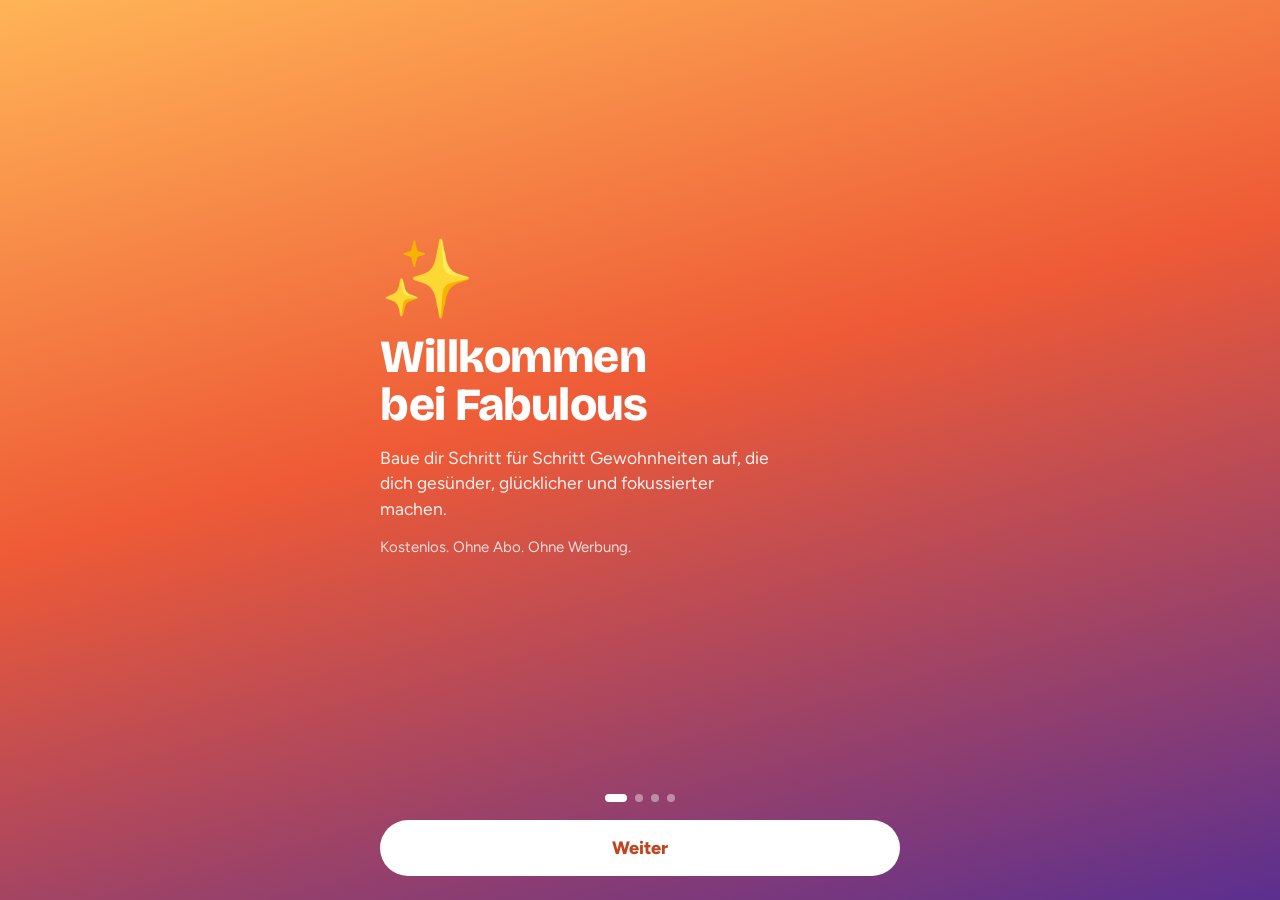
<file: docs/index.html>
<!doctype html>
<html lang="de">
<head>
<meta charset="utf-8">
<meta name="viewport" content="width=device-width,initial-scale=1,viewport-fit=cover">
<meta name="theme-color" content="#EE5A36">
<meta name="apple-mobile-web-app-capable" content="yes">
<meta name="mobile-web-app-capable" content="yes">
<meta name="apple-mobile-web-app-status-bar-style" content="black-translucent">
<meta name="apple-mobile-web-app-title" content="Fabulous">
<link rel="manifest" href="manifest.webmanifest">
<link rel="icon" type="image/png" sizes="192x192" href="icons/icon-192.png">
<link rel="apple-touch-icon" href="icons/apple-touch-icon.png">
<style>:root{padding-top:env(safe-area-inset-top,0px);padding-bottom:env(safe-area-inset-bottom,0px)}body{margin:0}[hidden]{display:none!important}</style>
</head>
<body>
<title>Fabulous</title>
<meta name="claude:viewport-fit-sides" content="cover">
<link rel="preconnect" href="https://fonts.googleapis.com">
<link rel="preconnect" href="https://fonts.gstatic.com" crossorigin>
<link rel="stylesheet" href="https://fonts.googleapis.com/css2?family=Bricolage+Grotesque:opsz,wght@12..96,600..800&family=Figtree:wght@400..800&display=swap">
<style>
/* Layout: mobile-first single column (max 680px), time-of-day gradient cards for rituals, fixed tab bar */
:root {
  --bg: #F1F2F7;
  --surface: #FFFFFF;
  --surface-2: #E7E9F1;
  --fg: #161A2C;
  --muted: #5B6079;
  --line: #DADDE8;
  --accent: #EE5A36;
  --accent-soft: #FDE6DE;
  --on-accent: #FFFFFF;
  --good: #16935F;
  --danger: #CF3B3B;
  --streak: #E2721B;
  --shadow: 0 1px 2px rgba(22, 26, 44, .05), 0 6px 20px rgba(22, 26, 44, .06);
  --font-display: "Bricolage Grotesque", ui-rounded, system-ui, -apple-system, "Segoe UI", sans-serif;
  --font-body: "Figtree", system-ui, -apple-system, "Segoe UI", Roboto, sans-serif;
  --r-lg: 22px;
  --r-md: 16px;
  --r-sm: 11px;
  --tabbar-h: 64px;
}
@media (prefers-color-scheme: dark) {
  :root:not([data-theme="light"]) {
    --bg: #0D0F1C; --surface: #171A2C; --surface-2: #222640; --fg: #EEF0F8; --muted: #A2A7C2;
    --line: #2B3050; --accent: #FF7552; --accent-soft: #3A2220; --on-accent: #1A0F0C; --good: #3CCB8C;
    --danger: #FF6B6B; --streak: #FFA040; --shadow: 0 1px 2px rgba(0,0,0,.3);
    color-scheme: dark;
  }
}
:root[data-theme="dark"] {
  --bg: #0D0F1C; --surface: #171A2C; --surface-2: #222640; --fg: #EEF0F8; --muted: #A2A7C2;
  --line: #2B3050; --accent: #FF7552; --accent-soft: #3A2220; --on-accent: #1A0F0C; --good: #3CCB8C;
  --danger: #FF6B6B; --streak: #FFA040; --shadow: 0 1px 2px rgba(0,0,0,.3);
  color-scheme: dark;
}

* { box-sizing: border-box; }
html { -webkit-text-size-adjust: 100%; }
body {
  background: var(--bg);
  color: var(--fg);
  font-family: var(--font-body);
  font-size: 16px;
  line-height: 1.45;
  -webkit-font-smoothing: antialiased;
  -webkit-tap-highlight-color: transparent;
  overscroll-behavior-y: none;
}
body.locked { overflow: hidden; }
/* App-Bedienung: kein versehentliches Markieren von Text beim Tippen */
body { -webkit-user-select: none; user-select: none; -webkit-touch-callout: none; }
input, textarea, .letter, .entry .note { -webkit-user-select: text; user-select: text; -webkit-touch-callout: default; }
button, a, label, select, [data-act] { touch-action: manipulation; }
button, input, select, textarea { font: inherit; color: inherit; }
button { cursor: pointer; background: none; border: 0; padding: 0; }
:focus-visible { outline: 3px solid var(--accent); outline-offset: 2px; border-radius: 8px; }
h1, h2, h3 { font-family: var(--font-display); margin: 0; text-wrap: balance; letter-spacing: -0.01em; }
p { margin: 0; }
.num { font-variant-numeric: tabular-nums; }
.muted { color: var(--muted); }
.sr-only { position: absolute; width: 1px; height: 1px; overflow: hidden; clip: rect(0 0 0 0); white-space: nowrap; }

/* ---------- Shell ---------- */
.view {
  max-width: 680px;
  margin: 0 auto;
  padding-left: max(16px, env(safe-area-inset-left, 0px));
  padding-right: max(16px, env(safe-area-inset-right, 0px));
  padding-block: 12px calc(var(--tabbar-h) + env(safe-area-inset-bottom, 0px) + 28px);
  display: flex;
  flex-direction: column;
  gap: 16px;
}
.tabbar {
  position: fixed; left: 0; right: 0; bottom: 0; z-index: 20;
  display: flex; justify-content: center;
  background: color-mix(in srgb, var(--surface) 88%, transparent);
  backdrop-filter: saturate(1.4) blur(18px);
  -webkit-backdrop-filter: saturate(1.4) blur(18px);
  border-top: 1px solid var(--line);
  padding-bottom: env(safe-area-inset-bottom, 0px);
  padding-left: env(safe-area-inset-left, 0px);
  padding-right: env(safe-area-inset-right, 0px);
}
.tabbar-inner { display: grid; grid-template-columns: repeat(4, 1fr); width: 100%; max-width: 680px; }
.tab {
  height: var(--tabbar-h);
  display: flex; flex-direction: column; align-items: center; justify-content: center; gap: 3px;
  color: var(--muted); font-size: 11.5px; font-weight: 600; letter-spacing: .01em;
}
.tab svg { width: 24px; height: 24px; }
.tab[aria-current="page"] { color: var(--accent); }

/* ---------- Headings ---------- */
.page-head { display: flex; align-items: flex-end; justify-content: space-between; gap: 12px; padding-top: 8px; }
.page-head h1 { font-size: clamp(28px, 7vw, 34px); line-height: 1.08; font-weight: 700; }
.eyebrow { font-size: 12.5px; font-weight: 700; text-transform: uppercase; letter-spacing: .08em; color: var(--muted); }
.section-title { font-size: 20px; font-weight: 700; margin-top: 8px; }
.back-row { display: flex; align-items: center; justify-content: space-between; gap: 8px; min-height: 44px; }
.back {
  display: inline-flex; align-items: center; gap: 4px; font-weight: 600; color: var(--accent);
  min-height: 44px; padding-right: 8px;
}

/* ---------- Generic controls ---------- */
.icon-btn {
  width: 44px; height: 44px; border-radius: 50%;
  display: inline-grid; place-items: center;
  background: var(--surface); color: var(--fg); box-shadow: var(--shadow);
  flex: none;
}
.icon-btn svg { width: 22px; height: 22px; }
.btn {
  display: inline-flex; align-items: center; justify-content: center; gap: 8px;
  min-height: 48px; padding: 0 20px; border-radius: 999px;
  font-weight: 700; font-size: 16px;
  background: var(--surface-2); color: var(--fg);
}
.btn.primary { background: var(--accent); color: var(--on-accent); }
.btn.ghost { background: transparent; color: var(--accent); }
.btn.danger { background: transparent; color: var(--danger); }
.btn.block { width: 100%; }
.btn.small { min-height: 38px; padding: 0 14px; font-size: 14px; }
.btn:disabled { opacity: .45; cursor: default; }
.btn-row { display: flex; gap: 10px; flex-wrap: wrap; }
.btn-row > .btn { flex: 1 1 140px; }

.card {
  background: var(--surface); border-radius: var(--r-lg); padding: 16px;
  box-shadow: var(--shadow);
  display: flex; flex-direction: column; gap: 12px;
  min-width: 0;
}
.card h3 { font-size: 17px; font-weight: 700; }
.chip {
  display: inline-flex; align-items: center; gap: 4px;
  font-size: 12.5px; font-weight: 700; padding: 3px 9px; border-radius: 999px;
  background: var(--surface-2); color: var(--muted); white-space: nowrap;
}
.chip.streak { color: var(--streak); background: color-mix(in srgb, var(--streak) 14%, transparent); }
.chip.now { color: #fff; background: rgba(255,255,255,.25); }

/* ---------- Week strip ---------- */
.week { display: grid; grid-template-columns: 28px repeat(7, 1fr) 28px; align-items: center; gap: 2px; }
.week .arrow { height: 44px; color: var(--muted); display: grid; place-items: center; }
.week .arrow:disabled { opacity: .25; }
.day {
  display: flex; flex-direction: column; align-items: center; gap: 4px;
  padding: 6px 0; border-radius: 14px; min-width: 0;
}
.day .wd { font-size: 11px; font-weight: 700; color: var(--muted); text-transform: uppercase; }
.day .ring-wrap { position: relative; width: 36px; height: 36px; }
.day .ring-wrap span { position: absolute; inset: 0; display: grid; place-items: center; font-size: 14px; font-weight: 600; }
.day[aria-pressed="true"] { background: var(--accent-soft); }
.day[aria-pressed="true"] .ring-wrap span { font-weight: 800; color: var(--accent); }
.day:disabled { opacity: .35; }

/* ---------- Summary ---------- */
.card.summary, .card.goal-card, .card.profile, .card.journey-tile { flex-direction: row; }
.summary { display: flex; align-items: center; gap: 16px; }
.summary .ring-wrap { position: relative; width: 78px; height: 78px; flex: none; }
.summary .ring-wrap span { position: absolute; inset: 0; display: grid; place-items: center; font-weight: 800; font-size: 18px; }
.summary h2 { font-size: 19px; }
.summary p { color: var(--muted); font-size: 14.5px; margin-top: 2px; }

/* ---------- Ritual cards ---------- */
.ritual {
  --a: #FFB457; --b: #EE5A36;
  color: #fff;
  background: linear-gradient(150deg, var(--a), var(--b));
  border-radius: 26px; padding: 16px;
  display: flex; flex-direction: column; gap: 12px;
  box-shadow: 0 10px 28px -14px var(--b);
}
.ritual-head { display: flex; align-items: center; gap: 12px; text-align: left; width: 100%; }
.ritual-emoji {
  width: 48px; height: 48px; border-radius: 50%; flex: none;
  display: grid; place-items: center; font-size: 24px; background: rgba(255,255,255,.22);
}
.ritual-head h2 { font-size: 21px; line-height: 1.15; }
.ritual-head small { display: block; font-size: 13px; opacity: .88; font-weight: 500; }
.ritual-head .grow { flex: 1; min-width: 0; }
.ritual-ring { position: relative; width: 44px; height: 44px; flex: none; }
.ritual-ring span { position: absolute; inset: 0; display: grid; place-items: center; font-size: 12px; font-weight: 800; }
.habits { list-style: none; margin: 0; padding: 0; display: flex; flex-direction: column; gap: 6px; }
.habit {
  display: flex; align-items: center; gap: 10px;
  background: rgba(255,255,255,.14); border-radius: 15px; padding: 6px 6px 6px 8px;
  transition: background .2s;
}
.habit.done { background: rgba(255,255,255,.26); }
.habit-main { display: flex; align-items: center; gap: 10px; flex: 1; min-width: 0; text-align: left; min-height: 40px; }
.habit-emoji { width: 34px; height: 34px; border-radius: 50%; background: rgba(255,255,255,.2); display: grid; place-items: center; flex: none; }
.habit-title { font-weight: 650; font-size: 15px; display: block; overflow: hidden; text-overflow: ellipsis; white-space: nowrap; }
.habit.done .habit-title { text-decoration: line-through; text-decoration-color: rgba(255,255,255,.7); }
.habit-sub { font-size: 12px; opacity: .85; display: block; }
.tick {
  width: 40px; height: 40px; border-radius: 50%; flex: none;
  border: 2.5px solid rgba(255,255,255,.85);
  display: grid; place-items: center;
  transition: transform .15s, background .2s;
}
.tick svg { width: 20px; height: 20px; opacity: 0; transition: opacity .15s; }
.tick[aria-pressed="true"] { background: #fff; color: var(--b); }
.tick[aria-pressed="true"] svg { opacity: 1; }
.tick:active { transform: scale(.9); }
.play {
  display: flex; align-items: center; justify-content: center; gap: 8px;
  min-height: 50px; border-radius: 999px; background: #fff; color: var(--b);
  font-weight: 800; font-size: 16px;
}
.play svg { width: 18px; height: 18px; }
.ritual .add-first { display: flex; align-items: center; gap: 8px; font-weight: 700; min-height: 44px; }

/* ---------- Goal cards ---------- */
.goal-card { display: flex; align-items: center; gap: 12px; padding: 12px 12px 12px 14px; }
.goal-card.complete { box-shadow: inset 0 0 0 2px var(--gc), var(--shadow); }
.goal-main { display: flex; align-items: center; gap: 12px; flex: 1; min-width: 0; text-align: left; }
.badge {
  width: 46px; height: 46px; border-radius: 50%; flex: none; display: grid; place-items: center; font-size: 23px;
  background: color-mix(in srgb, var(--gc) 18%, transparent);
}
.goal-title { font-weight: 700; font-size: 16px; display: block; }
.goal-sub { font-size: 13.5px; color: var(--muted); display: block; }
.goal-meta { display: flex; gap: 6px; margin-top: 4px; flex-wrap: wrap; }
.goal-actions { display: flex; align-items: center; gap: 6px; flex: none; }
.ring-btn { position: relative; width: 50px; height: 50px; border-radius: 50%; flex: none; }
.ring-btn .fill { position: absolute; inset: 4px; border-radius: 50%; background: var(--gc); transform: scale(0); transition: transform .25s cubic-bezier(.3,1.4,.6,1); }
.ring-btn.filled .fill { transform: scale(1); }
.ring-btn svg.ring { position: absolute; inset: 0; }
.ring-btn .glyph { position: absolute; inset: 0; display: grid; place-items: center; color: var(--gc); }
.ring-btn.filled .glyph { color: #fff; }
.ring-btn .glyph svg { width: 22px; height: 22px; }
.mini-btn { width: 36px; height: 36px; border-radius: 50%; background: var(--surface-2); display: grid; place-items: center; color: var(--muted); }
.mini-btn svg { width: 18px; height: 18px; }

/* ---------- Journey banner ---------- */
.journey-banner {
  --a: #FFB457; --b: #EE5A36;
  display: flex; flex-direction: column; gap: 10px; text-align: left; width: 100%;
  border-radius: var(--r-lg); padding: 14px 16px; color: #fff;
  background: linear-gradient(110deg, var(--b), var(--a));
}
.journey-banner .row { display: flex; align-items: center; gap: 12px; }
.journey-banner .row > div { flex: 1; min-width: 0; }
.journey-banner .emo { font-size: 30px; }
.journey-banner small { display: block; font-size: 12px; font-weight: 700; opacity: .9; text-transform: uppercase; letter-spacing: .06em; }
.journey-banner strong { display: block; font-size: 16px; line-height: 1.25; }
.bar { height: 6px; border-radius: 99px; background: rgba(255,255,255,.3); overflow: hidden; }
.bar > i { display: block; height: 100%; background: #fff; border-radius: inherit; }
.bar.dark { background: var(--surface-2); }
.bar.dark > i { background: var(--gc, var(--accent)); }

/* ---------- Lists ---------- */
.list { display: flex; flex-direction: column; background: var(--surface); border-radius: var(--r-lg); box-shadow: var(--shadow); overflow: hidden; }
.list-item {
  display: flex; align-items: center; gap: 12px; padding: 12px 14px; min-height: 56px; text-align: left; width: 100%;
  border-bottom: 1px solid var(--line);
}
.list-item:last-child { border-bottom: 0; }
.list-item .grow { flex: 1; min-width: 0; }
.list-item .title { font-weight: 650; display: block; }
.list-item .sub { font-size: 13px; color: var(--muted); display: block; }
.chev { color: var(--muted); width: 18px; height: 18px; flex: none; }
.list-label { font-size: 13px; font-weight: 700; color: var(--muted); text-transform: uppercase; letter-spacing: .06em; padding: 0 4px; margin-top: 6px; }

/* ---------- Tiles ---------- */
.tiles { display: grid; grid-template-columns: repeat(2, minmax(0, 1fr)); gap: 12px; }
.tile { background: var(--surface); border-radius: var(--r-md); padding: 14px; box-shadow: var(--shadow); display: flex; flex-direction: column; gap: 2px; min-width: 0; }
.tile .ico { font-size: 18px; }
.tile .val { font-family: var(--font-display); font-size: 26px; font-weight: 700; line-height: 1.15; font-variant-numeric: tabular-nums; }
.tile .lbl { font-size: 13px; color: var(--muted); }

/* ---------- Charts ---------- */
.chart { width: 100%; height: auto; display: block; overflow: visible; }
.chart text { fill: var(--muted); font-size: 10px; font-family: var(--font-body); }
.chart .grid { stroke: var(--line); stroke-width: 1; }
.chart .target { stroke: var(--muted); stroke-dasharray: 4 4; stroke-width: 1.2; }
.heat { display: grid; grid-auto-flow: column; grid-template-rows: repeat(7, 1fr); gap: 3px; }
.heat i { aspect-ratio: 1; border-radius: 3px; background: var(--surface-2); display: block; }
.heat-foot { display: flex; justify-content: space-between; font-size: 12px; color: var(--muted); }

/* ---------- Detail header ---------- */
.detail-hero { display: flex; flex-direction: column; align-items: center; gap: 6px; text-align: center; padding: 6px 0 4px; }
.detail-hero .big-ring { position: relative; width: 120px; height: 120px; }
.detail-hero .big-ring span { position: absolute; inset: 0; display: grid; place-items: center; font-size: 48px; }
.detail-hero h1 { font-size: 27px; }
.detail-hero .prog { font-weight: 700; }
.entry { display: flex; align-items: center; gap: 10px; padding: 10px 0; border-bottom: 1px solid var(--line); }
.entry:last-child { border-bottom: 0; }
.entry .grow { flex: 1; min-width: 0; }
.entry .val { font-weight: 800; color: var(--gc); white-space: nowrap; }
.entry .note { font-size: 13px; color: var(--muted); display: block; }

/* ---------- Ritual detail ---------- */
.ritual-hero { color: #fff; background: linear-gradient(150deg, var(--a), var(--b)); border-radius: 26px; padding: 22px 18px; display: flex; flex-direction: column; align-items: center; text-align: center; gap: 6px; }
.ritual-hero .emo { font-size: 52px; line-height: 1.1; }
.ritual-hero h1 { font-size: 27px; }
.ritual-hero .stats { display: flex; gap: 28px; margin: 6px 0 4px; }
.ritual-hero .stats b { display: block; font-size: 22px; font-family: var(--font-display); }
.ritual-hero .stats small { font-size: 12px; opacity: .9; }
.ritual-hero .play { width: 100%; max-width: 360px; margin-top: 6px; }
.order-btns { display: flex; gap: 4px; }

/* ---------- Journeys ---------- */
.journey-tile { display: flex; align-items: center; gap: 14px; padding: 14px; text-align: left; width: 100%; }
.journey-tile .emo { width: 62px; height: 62px; border-radius: 18px; display: grid; place-items: center; font-size: 30px; flex: none; background: linear-gradient(150deg, var(--a), var(--b)); }
.journey-tile .grow { flex: 1; min-width: 0; }
.journey-tile h3 { font-size: 17px; }
.journey-tile p { font-size: 14px; color: var(--muted); }
.journey-tile .state { font-size: 12.5px; font-weight: 700; margin-top: 3px; color: var(--muted); }
.journey-tile .state.done { color: var(--streak); }
.journey-hero { color: #fff; background: linear-gradient(160deg, var(--a), var(--b)); border-radius: 26px; padding: 26px 20px; text-align: center; display: flex; flex-direction: column; gap: 8px; align-items: center; }
.journey-hero .emo { font-size: 58px; line-height: 1.1; }
.journey-hero h1 { font-size: 28px; }
.journey-hero .bar { width: 100%; max-width: 320px; margin-top: 6px; }
.steps { display: flex; flex-direction: column; gap: 10px; }
.step { display: flex; align-items: center; gap: 12px; padding: 12px 14px; background: var(--surface); border-radius: var(--r-md); box-shadow: var(--shadow); text-align: left; width: 100%; }
.step .dot { width: 32px; height: 32px; border-radius: 50%; flex: none; display: grid; place-items: center; font-size: 13px; font-weight: 800; background: var(--surface-2); color: var(--muted); }
.step.done .dot { background: var(--b); color: #fff; }
.step.locked { opacity: .55; }
.step .grow { flex: 1; min-width: 0; }
.step .t { font-weight: 700; display: block; }
.step .k { font-size: 12.5px; color: var(--muted); display: block; }
.step-current { border: 2px solid var(--b); background: var(--surface); border-radius: var(--r-lg); padding: 18px 16px; display: flex; flex-direction: column; gap: 12px; }
.step-current .k { font-size: 12px; font-weight: 800; text-transform: uppercase; letter-spacing: .08em; color: var(--b); }
.step-current h2 { font-size: 22px; }
.letter { white-space: pre-line; font-size: 16.5px; line-height: 1.6; max-width: 62ch; }
.dots { display: flex; gap: 6px; flex-wrap: wrap; }
.dots i { width: 24px; height: 24px; border-radius: 50%; background: var(--surface-2); display: grid; place-items: center; color: #fff; font-style: normal; font-size: 12px; font-weight: 800; }
.dots i.on { background: var(--b); }

/* ---------- Progress tab ---------- */
.seg { display: grid; grid-auto-flow: column; grid-auto-columns: 1fr; background: var(--surface-2); border-radius: 12px; padding: 3px; }
.seg button { min-height: 38px; border-radius: 9px; font-weight: 700; font-size: 14.5px; color: var(--muted); }
.seg button[aria-pressed="true"] { background: var(--surface); color: var(--fg); box-shadow: var(--shadow); }
.rate-row { display: grid; grid-template-columns: 40px 1fr auto; align-items: center; gap: 12px; padding: 10px 0; border-bottom: 1px solid var(--line); text-align: left; width: 100%; }
.rate-row:last-child { border-bottom: 0; }
.rate-row .badge { width: 40px; height: 40px; font-size: 20px; }
.rate-row .grow { min-width: 0; display: flex; flex-direction: column; gap: 6px; }
.rate-row .name { font-weight: 650; font-size: 15px; overflow: hidden; text-overflow: ellipsis; white-space: nowrap; }
.rate-row .right { text-align: right; font-size: 13px; }
.rate-row .right b { display: block; font-size: 15px; }

/* ---------- Me tab ---------- */
.profile { display: flex; align-items: center; gap: 16px; }
.avatar { width: 66px; height: 66px; border-radius: 50%; display: grid; place-items: center; font-family: var(--font-display); font-weight: 800; font-size: 28px; color: #fff; background: linear-gradient(150deg, #FFB457, #EE5A36); flex: none; }
.profile input { font-family: var(--font-display); font-size: 24px; font-weight: 700; border: 0; background: transparent; width: 100%; padding: 4px 0; border-bottom: 2px solid transparent; }
.profile input:focus { outline: none; border-bottom-color: var(--accent); }
.sync { display: flex; align-items: center; gap: 8px; font-size: 14px; }
.sync i { width: 9px; height: 9px; border-radius: 50%; background: var(--muted); flex: none; }
.sync.ok i { background: var(--good); }
.sync.busy i { background: var(--streak); }
.sync.bad i { background: var(--danger); }
.fine { font-size: 13px; color: var(--muted); line-height: 1.5; padding: 0 4px; }

/* ---------- Sheets ---------- */
.backdrop { position: fixed; inset: 0; background: rgba(8, 10, 22, .45); z-index: 40; animation: fade .2s ease; }
.sheet {
  position: fixed; left: 0; right: 0; bottom: 0; z-index: 41;
  max-height: 92%; display: flex; flex-direction: column;
  background: var(--bg); border-radius: 24px 24px 0 0;
  box-shadow: 0 -10px 40px rgba(0,0,0,.2);
  animation: up .28s cubic-bezier(.2,.9,.3,1);
  max-width: 680px; margin: 0 auto;
}
@media (min-width: 720px) {
  .sheet { bottom: auto; top: 50%; transform: translateY(-50%); border-radius: 24px; max-height: 86%; width: 620px; animation: pop .22s ease; }
}
.sheet-head {
  display: grid; grid-template-columns: 1fr auto 1fr; align-items: center; gap: 8px;
  padding: 10px max(12px, env(safe-area-inset-left, 0px)) 8px max(12px, env(safe-area-inset-right, 0px));
  border-bottom: 1px solid var(--line);
}
.sheet-head h2 { font-size: 17px; text-align: center; }
.sheet-head .l { justify-self: start; }
.sheet-head .r { justify-self: end; }
.sheet-head button { min-height: 44px; padding: 0 8px; font-weight: 600; color: var(--accent); }
.sheet-head .r button { font-weight: 800; }
.sheet-head button:disabled { opacity: .4; }
.sheet-body {
  overflow-y: auto; -webkit-overflow-scrolling: touch;
  padding: 16px max(16px, env(safe-area-inset-right, 0px)) calc(24px + env(safe-area-inset-bottom, 0px)) max(16px, env(safe-area-inset-left, 0px));
  display: flex; flex-direction: column; gap: 18px;
}
.field { display: flex; flex-direction: column; gap: 8px; }
.field > label, .field > .label { font-size: 13px; font-weight: 700; color: var(--muted); text-transform: uppercase; letter-spacing: .06em; }
.input, .select, .textarea {
  width: 100%; min-height: 50px; padding: 12px 14px; border-radius: var(--r-sm);
  background: var(--surface); border: 1.5px solid var(--line); font-size: 17px;
}
.textarea { min-height: 90px; resize: vertical; line-height: 1.45; }
.input:focus, .select:focus, .textarea:focus { outline: none; border-color: var(--accent); }
.input.big { font-family: var(--font-display); font-size: 22px; font-weight: 700; }
.hint { font-size: 13px; color: var(--muted); }
.row2 { display: grid; grid-template-columns: 1fr 1fr; gap: 10px; }
.title-row { display: flex; gap: 10px; align-items: center; }
.title-row .preview { width: 56px; height: 56px; border-radius: 50%; display: grid; place-items: center; font-size: 28px; flex: none; background: color-mix(in srgb, var(--gc) 20%, transparent); }
.scroller { display: flex; gap: 8px; overflow-x: auto; padding: 2px 2px 6px; scrollbar-width: none; }
.scroller::-webkit-scrollbar { display: none; }
.tpl { flex: none; width: 84px; padding: 10px 6px; border-radius: 14px; background: var(--surface); box-shadow: var(--shadow); display: flex; flex-direction: column; align-items: center; gap: 4px; font-size: 12px; font-weight: 600; text-align: center; }
.tpl span:first-child { font-size: 24px; }
.emoji-grid { display: grid; grid-template-columns: repeat(auto-fill, minmax(44px, 1fr)); gap: 6px; }
.emoji-grid button { height: 44px; border-radius: 12px; font-size: 22px; background: var(--surface); }
.emoji-grid button[aria-pressed="true"] { box-shadow: inset 0 0 0 2.5px var(--accent); background: var(--accent-soft); }
.swatches { display: flex; flex-wrap: wrap; gap: 10px; }
.swatch { width: 38px; height: 38px; border-radius: 50%; position: relative; }
.swatch[aria-pressed="true"]::after { content: ""; position: absolute; inset: -5px; border-radius: 50%; border: 2.5px solid var(--fg); }
.swatch.theme { width: 52px; height: 38px; border-radius: 12px; }
.swatch.theme[aria-pressed="true"]::after { border-radius: 16px; }
.stepper { display: flex; align-items: center; gap: 14px; }
.stepper button { width: 44px; height: 44px; border-radius: 50%; background: var(--surface); box-shadow: var(--shadow); font-size: 22px; font-weight: 700; }
.stepper b { font-size: 18px; min-width: 120px; text-align: center; }
.quick { display: flex; flex-wrap: wrap; gap: 8px; }
.quick button { min-height: 40px; padding: 0 16px; border-radius: 999px; background: var(--surface); box-shadow: var(--shadow); font-weight: 700; }
.choice { display: flex; align-items: center; gap: 14px; padding: 14px; border-radius: var(--r-md); background: var(--surface); box-shadow: var(--shadow); text-align: left; width: 100%; }
.choice .emo { font-size: 28px; }
.choice .grow { flex: 1; min-width: 0; }
.choice b { display: block; }
.choice small { color: var(--muted); }
.confirm-text { font-size: 16px; line-height: 1.5; }

/* ---------- Toast ---------- */
.toast {
  position: fixed; left: 50%; z-index: 60;
  bottom: calc(var(--tabbar-h) + env(safe-area-inset-bottom, 0px) + 14px);
  transform: translate(-50%, 20px); opacity: 0; pointer-events: none;
  background: var(--fg); color: var(--bg); padding: 11px 18px; border-radius: 999px;
  font-weight: 650; font-size: 14.5px; max-width: calc(100% - 32px); text-align: center;
  transition: opacity .25s, transform .25s;
}
.toast.show { opacity: 1; transform: translate(-50%, 0); }

/* ---------- Player ---------- */
.player {
  position: fixed; inset: 0; z-index: 50; color: #fff;
  background: linear-gradient(170deg, var(--a), var(--b) 62%, #0B0B1A);
  display: flex; flex-direction: column;
  padding: calc(env(safe-area-inset-top, 0px) + 12px) max(20px, env(safe-area-inset-right, 0px)) calc(env(safe-area-inset-bottom, 0px) + 20px) max(20px, env(safe-area-inset-left, 0px));
  animation: fade .25s ease;
}
.player-inner { max-width: 520px; width: 100%; margin: 0 auto; flex: 1; display: flex; flex-direction: column; gap: 16px; }
.player-top { display: grid; grid-template-columns: 44px 1fr 44px; align-items: center; }
.player-top .t { text-align: center; font-weight: 700; font-size: 15px; }
.player-close { width: 44px; height: 44px; border-radius: 50%; background: rgba(255,255,255,.2); display: grid; place-items: center; }
.player-close svg { width: 20px; height: 20px; }
.progress-caps { display: flex; gap: 4px; }
.progress-caps i { flex: 1; height: 4px; border-radius: 4px; background: rgba(255,255,255,.28); }
.progress-caps i.on { background: #fff; }
.progress-caps i.cur { background: rgba(255,255,255,.7); }
.player-step { flex: 1; display: flex; flex-direction: column; align-items: center; justify-content: center; text-align: center; gap: 12px; animation: slide .35s cubic-bezier(.2,.9,.3,1); }
.player-step .emo { font-size: 84px; line-height: 1.1; }
.player-step h1 { font-size: clamp(28px, 8vw, 38px); line-height: 1.1; }
.player-step p { opacity: .88; font-size: 16.5px; max-width: 34ch; }
.timer { position: relative; width: 190px; height: 190px; margin-top: 8px; }
.timer .center { position: absolute; inset: 0; display: flex; flex-direction: column; align-items: center; justify-content: center; gap: 4px; }
.timer .time { font-family: var(--font-display); font-size: 40px; font-weight: 700; font-variant-numeric: tabular-nums; }
.timer .center svg { width: 20px; height: 20px; }
.player-actions { display: flex; flex-direction: column; gap: 8px; align-items: stretch; }
.player-actions .main { min-height: 56px; border-radius: 999px; background: #fff; color: var(--b); font-weight: 800; font-size: 18px; }
.player-actions .skip { min-height: 44px; font-weight: 600; opacity: .85; }
.celebrate { flex: 1; display: flex; flex-direction: column; align-items: center; justify-content: center; text-align: center; gap: 14px; }
.celebrate .emo { font-size: 104px; animation: boom .7s cubic-bezier(.2,1.6,.4,1); }
.celebrate h1 { font-size: clamp(30px, 8vw, 40px); }
.celebrate .chip { background: rgba(255,255,255,.22); color: #fff; font-size: 16px; padding: 8px 16px; }
.confetti { position: fixed; inset: 0; pointer-events: none; z-index: 55; }

/* ---------- Onboarding & boot ---------- */
.onb {
  min-height: 100%; color: #fff;
  background: linear-gradient(165deg, #FFB457 0%, #EE5A36 45%, #5B2F8F 100%);
  position: fixed; inset: 0; overflow-y: auto;
  padding: calc(env(safe-area-inset-top, 0px) + 24px) max(24px, env(safe-area-inset-right, 0px)) calc(env(safe-area-inset-bottom, 0px) + 24px) max(24px, env(safe-area-inset-left, 0px));
  display: flex; flex-direction: column;
}
.onb-inner { max-width: 520px; width: 100%; margin: 0 auto; flex: 1; display: flex; flex-direction: column; gap: 18px; }
.onb-step { flex: 1; display: flex; flex-direction: column; justify-content: center; gap: 16px; animation: slide .35s cubic-bezier(.2,.9,.3,1); }
.onb h1 { font-size: clamp(34px, 9vw, 46px); line-height: 1.04; font-weight: 800; }
.onb p { font-size: 17.5px; opacity: .92; max-width: 36ch; }
.onb .big { font-size: 76px; line-height: 1; }
.onb input { background: rgba(255,255,255,.18); border: 2px solid rgba(255,255,255,.35); color: #fff; border-radius: 16px; font-size: 22px; padding: 14px 16px; width: 100%; }
.onb input::placeholder { color: rgba(255,255,255,.65); }
.onb input:focus { outline: none; border-color: #fff; }
.onb input[type="time"] { font-family: var(--font-display); font-size: 40px; font-weight: 700; text-align: center; color-scheme: dark; }
.onb .choice { background: rgba(255,255,255,.14); box-shadow: none; color: #fff; }
.onb .choice[aria-pressed="true"] { background: rgba(255,255,255,.32); box-shadow: inset 0 0 0 2px #fff; }
.onb .choice small { color: rgba(255,255,255,.85); }
.onb-dots { display: flex; justify-content: center; gap: 8px; }
.onb-dots i { width: 8px; height: 8px; border-radius: 50%; background: rgba(255,255,255,.4); }
.onb-dots i.on { background: #fff; width: 22px; border-radius: 8px; }
.onb-next { min-height: 56px; border-radius: 999px; background: #fff; color: #C2441F; font-weight: 800; font-size: 18px; }
.onb-back { min-height: 44px; font-weight: 600; opacity: .85; }
.wordmark { font-family: var(--font-display); font-weight: 800; letter-spacing: -0.02em; }
.boot { position: fixed; inset: 0; display: grid; place-items: center; text-align: center; gap: 12px; color: var(--muted); }
.boot .wordmark { font-size: 34px; color: var(--accent); }
.boot .spin { width: 28px; height: 28px; border-radius: 50%; border: 3px solid var(--line); border-top-color: var(--accent); animation: spin 1s linear infinite; margin: 12px auto 0; }

.empty { text-align: center; padding: 28px 16px; display: flex; flex-direction: column; gap: 10px; align-items: center; }
.empty .emo { font-size: 44px; }

@keyframes fade { from { opacity: 0; } }
@keyframes up { from { transform: translateY(100%); } }
@keyframes pop { from { opacity: 0; transform: translateY(-46%); } }
@keyframes slide { from { opacity: 0; transform: translateX(24px); } }
@keyframes boom { from { transform: scale(.2) rotate(-30deg); opacity: 0; } }
@keyframes spin { to { transform: rotate(360deg); } }
@keyframes bump { 50% { transform: scale(1.12); } }
.bump { animation: bump .3s ease; }

@media (min-width: 760px) {
  .page-head h1 { font-size: 38px; }
  .tiles.four { grid-template-columns: repeat(4, minmax(0, 1fr)); }
}
@media (prefers-reduced-motion: reduce) {
  *, *::before, *::after { animation-duration: .001ms !important; animation-iteration-count: 1 !important; transition-duration: .001ms !important; }
}

</style>
<div id="app"></div>
<div id="sheet-root"></div>
<div id="player-root"></div>
<div id="toast" class="toast" role="status" aria-live="polite"></div>
<script>
/* Inhalte: Farben, Vorlagen, Rituale, Reisen, Sprüche */

const COLORS = ['#FF6B6B', '#FF9F43', '#F2B42B', '#1DD1A1', '#10AC84', '#3CC2E0',
  '#2E86DE', '#5F27CD', '#A55EEA', '#FF6B9D', '#64708A', '#00B894'];

const EMOJIS = ['⭐️', '💧', '🧘', '📚', '🏃', '👟', '☀️', '🍎', '🥗', '💪', '🛌', '✍️',
  '🎯', '💰', '🧹', '🎸', '🚭', '🍬', '📵', '🙏', '🧠', '❤️', '🌱', '☕️',
  '🥣', '🤸', '🍵', '⏰', '📝', '🌬️', '🚶', '🦷', '💊', '🧴', '🎨', '🗣️'];

const RITUAL_EMOJIS = ['🌅', '☀️', '🌙', '🌤️', '🏋️', '💼', '🍽️', '📚', '🧘', '🛁', '⭐️', '🌿'];

const THEMES = {
  morning: { name: 'Sonnenaufgang', a: '#FFB457', b: '#EE5A36' },
  afternoon: { name: 'Mittagshimmel', a: '#3CC2C9', b: '#2B70C9' },
  evening: { name: 'Nacht', a: '#5B4FC4', b: '#211B5C' },
  forest: { name: 'Wald', a: '#3DBE8B', b: '#13705A' },
  rose: { name: 'Rose', a: '#FF8FB1', b: '#C93D66' },
  slate: { name: 'Schiefer', a: '#8290AE', b: '#384260' },
};

const SLOTS = {
  morning: { name: 'Morgenritual', emoji: '🌅', theme: 'morning', time: '07:00' },
  afternoon: { name: 'Nachmittagsritual', emoji: '☀️', theme: 'afternoon', time: '13:00' },
  evening: { name: 'Abendritual', emoji: '🌙', theme: 'evening', time: '21:30' },
};

const TEMPLATES = [
  { title: 'Wasser trinken', emoji: '💧', color: '#3CC2E0', kind: 'count', freq: 'daily', target: 8, unit: 'Gläser', step: 1 },
  { title: 'Meditieren', emoji: '🧘', color: '#A55EEA', kind: 'check', freq: 'daily', target: 1, duration: 5 },
  { title: 'Lesen', emoji: '📚', color: '#FF9F43', kind: 'count', freq: 'daily', target: 20, unit: 'Seiten', step: 5 },
  { title: 'Sport', emoji: '🏃', color: '#1DD1A1', kind: 'check', freq: 'weekly', target: 3 },
  { title: 'Schritte', emoji: '👟', color: '#2E86DE', kind: 'count', freq: 'daily', target: 10000, unit: 'Schritte', step: 1000 },
  { title: 'Früh aufstehen', emoji: '⏰', color: '#F2B42B', kind: 'check', freq: 'daily', target: 1 },
  { title: 'Kein Zucker', emoji: '🍬', color: '#FF6B9D', kind: 'check', freq: 'daily', target: 1 },
  { title: 'Tagebuch', emoji: '✍️', color: '#64708A', kind: 'check', freq: 'daily', target: 1, duration: 5 },
  { title: 'Sparen', emoji: '💰', color: '#10AC84', kind: 'count', freq: 'weekly', target: 50, unit: '€', step: 5 },
  { title: 'Zahnseide', emoji: '🦷', color: '#00B894', kind: 'check', freq: 'daily', target: 1, duration: 2 },
];

const QUOTES = [
  'Kleine Schritte führen zu großen Zielen.',
  'Fortschritt schlägt Perfektion.',
  'Du musst nicht perfekt sein. Bleib einfach dran.',
  'Heute ist ein guter Tag, um anzufangen.',
  'Gewohnheiten formen, wer du wirst.',
  'Jeder Haken zählt.',
  'Ein bisschen jeden Tag ist mehr als viel ab und zu.',
  'Was du heute tust, macht morgen leichter.',
];

const hb = (title, emoji, color, minutes, slot, tip) => ({ title, emoji, color, minutes, slot, tip });

const JOURNEYS = [
  {
    id: 'energy', title: 'Energie für jeden Tag', subtitle: 'Starte wacher und fitter in deine Tage',
    emoji: '⚡️', theme: 'morning',
    steps: [
      { id: 'energy-1', title: 'Der erste Schritt', kind: 'task', action: 'Ich bin bereit', text:
`Schön, dass du hier bist.

Große Veränderungen entstehen selten über Nacht. Sie entstehen aus kleinen Dingen, die du jeden Tag wiederholst. So klein, dass du kaum scheitern kannst.

Auf dieser Reise baust du dir Schritt für Schritt ein Morgenritual auf, das dir Energie gibt. Jede Etappe bringt eine neue Gewohnheit. Erst wenn sie sitzt, geht es weiter.

Bereit?` },
      { id: 'energy-2', title: 'Ein Glas Wasser', kind: 'habit', days: 3,
        habit: hb('Ein Glas Wasser trinken', '💧', '#3CC2E0', 1, 'morning', 'Stell dir das Glas schon am Abend neben das Bett.'), text:
`Nach einer Nacht ohne Trinken ist dein Körper leicht dehydriert. Genau das macht viele Menschen morgens müde und unkonzentriert.

Deine erste Gewohnheit ist darum ganz einfach: Trink direkt nach dem Aufstehen ein großes Glas Wasser. Stell es dir am besten schon abends neben das Bett.` },
      { id: 'energy-3', title: 'Warum willst du das?', kind: 'task', action: 'Aufgeschrieben', text:
`Gewohnheiten halten länger, wenn du weißt, wofür du sie machst.

Nimm dir zwei Minuten und schreib auf: Was würdest du mit mehr Energie anfangen? Mehr Zeit mit Freunden? Endlich Sport? Konzentrierter arbeiten?

Trag deine Antwort bei einer deiner Gewohnheiten unter „Tipp / Motivation“ ein. Dann siehst du sie jedes Mal wieder.` },
      { id: 'energy-4', title: 'Ein gutes Frühstück', kind: 'habit', days: 3,
        habit: hb('Gesund frühstücken', '🥣', '#F2B42B', 10, 'morning', 'Bereite am Abend vorher schon etwas vor.'), text:
`Ein ausgewogenes Frühstück mit etwas Eiweiß und Ballaststoffen hält deinen Blutzucker stabil. Und damit auch deine Laune und Konzentration.

Es muss nicht aufwendig sein: Haferflocken mit Obst, ein Joghurt mit Nüssen oder ein Vollkornbrot reichen völlig.` },
      { id: 'energy-5', title: 'Kurz bewegen', kind: 'habit', days: 5,
        habit: hb('5 Minuten Bewegung', '🤸', '#1DD1A1', 5, 'morning', 'Leg deine Lieblingsmusik dazu auf.'), text:
`Schon fünf Minuten Bewegung bringen deinen Kreislauf in Schwung: Hampelmänner, ein paar Kniebeugen, Dehnen oder einmal um den Block.

Wichtig ist nicht, wie viel du machst. Wichtig ist, dass du es jeden Morgen machst.` },
      { id: 'energy-6', title: 'Geschafft!', kind: 'letter', text:
`Schau, wie weit du gekommen bist: Dein Morgenritual besteht jetzt aus drei Gewohnheiten, die dir jeden Tag Energie schenken.

Gönn dir einen Moment Stolz. Und dann such dir deine nächste Reise aus.` },
    ],
  },
  {
    id: 'sleep', title: 'Besser schlafen', subtitle: 'Ruhiger einschlafen, erholter aufwachen',
    emoji: '🌙', theme: 'evening',
    steps: [
      { id: 'sleep-1', title: 'Schlaf ist deine Superkraft', kind: 'task', action: 'Los geht’s', text:
`Guter Schlaf ist die Grundlage für fast alles: Laune, Konzentration, Gesundheit.

Auf dieser Reise baust du dir ein Abendritual, das deinem Körper signalisiert: Jetzt ist Zeit zum Runterfahren.` },
      { id: 'sleep-2', title: 'Bildschirme aus', kind: 'habit', days: 3,
        habit: hb('Handy weglegen', '📵', '#64708A', 1, 'evening', 'Ein normaler Wecker statt Handy hilft enorm.'), text:
`Helles Licht und ständige Reize halten dein Gehirn wach. Leg dein Handy 30 Minuten vor dem Schlafen weg, am besten außerhalb des Schlafzimmers.` },
      { id: 'sleep-3', title: 'Dein Schlafzimmer', kind: 'task', action: 'Erledigt', text:
`Dunkel, ruhig und eher kühl (ca. 18 °C): So schläft es sich am besten. Lüfte heute einmal richtig durch und schau, was dich beim Einschlafen stört.` },
      { id: 'sleep-4', title: 'Runterkommen', kind: 'habit', days: 3,
        habit: hb('Tee & Lesen', '🍵', '#A55EEA', 15, 'evening', 'Am besten ein Papierbuch, kein Bildschirm.'), text:
`Ein festes kleines Ritual hilft beim Abschalten: ein Kräutertee, ein paar Seiten in einem Buch oder ruhige Musik.` },
      { id: 'sleep-5', title: 'Feste Aufstehzeit', kind: 'habit', days: 5,
        habit: hb('Pünktlich aufstehen', '⏰', '#FF6B6B', 1, 'morning', 'Kein Snooze. Sofort aufstehen.'), text:
`Dein innerer Rhythmus liebt Regelmäßigkeit. Steh jeden Tag zur gleichen Zeit auf, auch am Wochenende, so gut es geht.` },
      { id: 'sleep-6', title: 'Gute Nacht', kind: 'letter', text:
`Du hast dir ein richtiges Abendritual aufgebaut. Bleib dran. Guter Schlaf wird mit jeder Woche selbstverständlicher.` },
    ],
  },
  {
    id: 'focus', title: 'Fokus & Klarheit', subtitle: 'Weniger Ablenkung, mehr geschafft',
    emoji: '🎯', theme: 'afternoon',
    steps: [
      { id: 'focus-1', title: 'Weniger, aber besser', kind: 'task', action: 'Verstanden', text:
`Produktiv zu sein heißt nicht, mehr zu machen. Es heißt, das Richtige zu machen. Auf dieser Reise lernst du, deine Aufmerksamkeit zu schützen.` },
      { id: 'focus-2', title: 'Deine Top 3', kind: 'habit', days: 3,
        habit: hb('Top 3 des Tages planen', '📝', '#2E86DE', 5, 'morning', 'Die wichtigste Aufgabe zuerst erledigen.'), text:
`Schreib jeden Morgen die drei wichtigsten Dinge des Tages auf. Wenn du nur diese drei schaffst, war der Tag ein Erfolg.` },
      { id: 'focus-3', title: 'Benachrichtigungen aufräumen', kind: 'task', action: 'Aufgeräumt', text:
`Jede Benachrichtigung reißt dich raus. Geh heute durch deine Einstellungen und schalte alles aus, was nicht wirklich wichtig ist.` },
      { id: 'focus-4', title: 'Fokuszeit', kind: 'habit', days: 3,
        habit: hb('Fokuszeit ohne Handy', '🧠', '#5F27CD', 25, 'afternoon', 'Handy in einen anderen Raum legen.'), text:
`Arbeite 25 Minuten an einer einzigen Sache, das Handy außer Reichweite. Danach 5 Minuten Pause. Der Timer im Ritual-Modus hilft dir dabei.` },
      { id: 'focus-5', title: 'Den Tag abschließen', kind: 'habit', days: 5,
        habit: hb('Tag reflektieren', '✍️', '#64708A', 5, 'evening', 'Was lief heute gut? Drei Sätze reichen.'), text:
`Schau abends kurz zurück: Was lief gut? Was nimmst du mit? So wird dein Kopf frei für den Feierabend.` },
      { id: 'focus-6', title: 'Klarer Kopf', kind: 'letter', text:
`Du planst, du fokussierst, du reflektierst. Damit hast du ein System, das dich jeden Tag ein Stück weiterbringt.` },
    ],
  },
  {
    id: 'calm', title: 'Ruhe & Achtsamkeit', subtitle: 'Weniger Stress, mehr Gelassenheit',
    emoji: '🧘', theme: 'forest',
    steps: [
      { id: 'calm-1', title: 'Innehalten', kind: 'task', action: 'Ich bin dabei', text:
`Stress lässt sich nicht immer vermeiden. Aber du kannst lernen, anders damit umzugehen. Diese Reise schenkt dir jeden Tag kleine Momente der Ruhe.` },
      { id: 'calm-2', title: 'Meditation', kind: 'habit', days: 3,
        habit: hb('Meditieren', '🧘', '#1DD1A1', 5, 'morning', 'Gleicher Ort, gleiche Zeit.'), text:
`Setz dich bequem hin, schließ die Augen und beobachte fünf Minuten lang deinen Atem. Wenn Gedanken kommen, lass sie ziehen und kehr zum Atem zurück.` },
      { id: 'calm-3', title: 'Dankbarkeit', kind: 'habit', days: 3,
        habit: hb('Dankbarkeit notieren', '🙏', '#FF6B9D', 3, 'evening', 'Auch Kleinigkeiten zählen.'), text:
`Schreib jeden Abend drei Dinge auf, für die du heute dankbar bist. Das lenkt den Blick auf das, was gut läuft.` },
      { id: 'calm-4', title: 'Ein Spaziergang', kind: 'task', action: 'Gemacht', text:
`Geh heute 15 Minuten spazieren, ohne Handy und ohne Kopfhörer. Achte nur auf das, was du siehst, hörst und riechst.` },
      { id: 'calm-5', title: 'Atempause', kind: 'habit', days: 5,
        habit: hb('Tief durchatmen', '🌬️', '#3CC2E0', 2, 'afternoon', 'Länger aus- als einatmen.'), text:
`Mitten am Tag: Atme 4 Sekunden ein, halte 4 Sekunden, atme 6 Sekunden aus. Zwei Minuten reichen, um dein Nervensystem zu beruhigen.` },
      { id: 'calm-6', title: 'Gelassenheit', kind: 'letter', text:
`Morgens, mittags und abends hast du jetzt einen ruhigen Moment für dich. Das ist ein Geschenk, das du dir jeden Tag selbst machst.` },
    ],
  },
];

/* Fabulous – Web-App. Daten: lokal (localStorage) + Sync über claude.ai (db), falls verfügbar. */
'use strict';

/* ================= Utilities ================= */
const $ = (s, r = document) => r.querySelector(s);
const esc = (s) => String(s ?? '').replace(/[&<>"']/g, (c) => ({ '&': '&amp;', '<': '&lt;', '>': '&gt;', '"': '&quot;', "'": '&#39;' }[c]));
const uid = () => Math.random().toString(36).slice(2, 10) + Date.now().toString(36).slice(-4);
const pad = (n) => String(n).padStart(2, '0');
const dayKey = (d) => `${d.getFullYear()}-${pad(d.getMonth() + 1)}-${pad(d.getDate())}`;
const fromDayKey = (k) => { const [y, m, d] = k.split('-').map(Number); return new Date(y, m - 1, d); };
const monthKeyOf = (t) => { const d = new Date(t); return `${d.getFullYear()}-${pad(d.getMonth() + 1)}`; };
const startOfDay = (d) => { const x = new Date(d); x.setHours(0, 0, 0, 0); return x; };
const addDays = (d, n) => { const x = new Date(d); x.setDate(x.getDate() + n); return x; };
const startOfWeek = (d) => { const x = startOfDay(d); return addDays(x, -((x.getDay() + 6) % 7)); };
const sameDay = (a, b) => dayKey(a) === dayKey(b);
const isToday = (d) => sameDay(d, new Date());
const fmt = (d, o) => new Intl.DateTimeFormat('de-DE', o).format(d);
const num = (v) => (Math.round(v * 10) / 10).toLocaleString('de-DE', { maximumFractionDigits: 1 });
const clamp = (v, a, b) => Math.min(b, Math.max(a, v));
const plural = (n, one, many) => `${n} ${n === 1 ? one : many}`;
const reduceMotion = () => window.matchMedia?.('(prefers-reduced-motion: reduce)').matches;
const firstGrapheme = (v) => { try { if (Intl.Segmenter) return [...new Intl.Segmenter('de', { granularity: 'grapheme' }).segment(v)][0].segment; } catch (e) { /* ignore */ } return [...v].slice(0, 2).join(''); };
const timeToMin = (t) => { const [h, m] = String(t || '0:0').split(':').map(Number); return (h || 0) * 60 + (m || 0); };

const ICON = {
  check: '<svg viewBox="0 0 24 24" fill="none" stroke="currentColor" stroke-width="3" stroke-linecap="round" stroke-linejoin="round"><path d="M5 12.5l4.5 4.5L19 7.5"/></svg>',
  plus: '<svg viewBox="0 0 24 24" fill="none" stroke="currentColor" stroke-width="2.8" stroke-linecap="round"><path d="M12 5v14M5 12h14"/></svg>',
  play: '<svg viewBox="0 0 24 24" fill="currentColor"><path d="M7 4.5v15a1 1 0 0 0 1.5.86l12.5-7.5a1 1 0 0 0 0-1.72L8.5 3.64A1 1 0 0 0 7 4.5z"/></svg>',
  pause: '<svg viewBox="0 0 24 24" fill="currentColor"><rect x="6" y="4.5" width="4" height="15" rx="1.2"/><rect x="14" y="4.5" width="4" height="15" rx="1.2"/></svg>',
  close: '<svg viewBox="0 0 24 24" fill="none" stroke="currentColor" stroke-width="2.6" stroke-linecap="round"><path d="M6 6l12 12M18 6L6 18"/></svg>',
  back: '<svg viewBox="0 0 24 24" width="22" height="22" fill="none" stroke="currentColor" stroke-width="2.6" stroke-linecap="round" stroke-linejoin="round"><path d="M15 5l-7 7 7 7"/></svg>',
  chev: '<svg class="chev" viewBox="0 0 24 24" fill="none" stroke="currentColor" stroke-width="2.4" stroke-linecap="round" stroke-linejoin="round"><path d="M9 5l7 7-7 7"/></svg>',
  left: '<svg viewBox="0 0 24 24" width="20" height="20" fill="none" stroke="currentColor" stroke-width="2.6" stroke-linecap="round" stroke-linejoin="round"><path d="M15 5l-7 7 7 7"/></svg>',
  right: '<svg viewBox="0 0 24 24" width="20" height="20" fill="none" stroke="currentColor" stroke-width="2.6" stroke-linecap="round" stroke-linejoin="round"><path d="M9 5l7 7-7 7"/></svg>',
  up: '<svg viewBox="0 0 24 24" width="18" height="18" fill="none" stroke="currentColor" stroke-width="2.6" stroke-linecap="round" stroke-linejoin="round"><path d="M6 15l6-6 6 6"/></svg>',
  down: '<svg viewBox="0 0 24 24" width="18" height="18" fill="none" stroke="currentColor" stroke-width="2.6" stroke-linecap="round" stroke-linejoin="round"><path d="M6 9l6 6 6-6"/></svg>',
  edit: '<svg viewBox="0 0 24 24" fill="none" stroke="currentColor" stroke-width="2.2" stroke-linecap="round" stroke-linejoin="round"><path d="M4 20h4L19 9l-4-4L4 16v4z"/></svg>',
  note: '<svg viewBox="0 0 24 24" fill="none" stroke="currentColor" stroke-width="2.2" stroke-linecap="round" stroke-linejoin="round"><path d="M5 4h14v12l-4 4H5z"/><path d="M9 9h6M9 13h4"/></svg>',
  trash: '<svg viewBox="0 0 24 24" width="18" height="18" fill="none" stroke="currentColor" stroke-width="2.2" stroke-linecap="round" stroke-linejoin="round"><path d="M4 7h16M10 11v6M14 11v6M6 7l1 13h10l1-13M9 7V4h6v3"/></svg>',
  tabToday: '<svg viewBox="0 0 24 24" fill="none" stroke="currentColor" stroke-width="2.2" stroke-linecap="round"><circle cx="12" cy="12" r="4.2"/><path d="M12 2.5v2.2M12 19.3v2.2M2.5 12h2.2M19.3 12h2.2M5.3 5.3l1.6 1.6M17.1 17.1l1.6 1.6M5.3 18.7l1.6-1.6M17.1 6.9l1.6-1.6"/></svg>',
  tabJourney: '<svg viewBox="0 0 24 24" fill="none" stroke="currentColor" stroke-width="2.2" stroke-linecap="round" stroke-linejoin="round"><path d="M4 19c3-1 4-5 8-6s5-4 8-7"/><circle cx="4" cy="19" r="1.6"/><path d="M17 4h3v3"/></svg>',
  tabProgress: '<svg viewBox="0 0 24 24" fill="none" stroke="currentColor" stroke-width="2.4" stroke-linecap="round"><path d="M5 20V12M10 20V6M15 20v-9M20 20V9"/></svg>',
  tabMe: '<svg viewBox="0 0 24 24" fill="none" stroke="currentColor" stroke-width="2.2" stroke-linecap="round"><circle cx="12" cy="8.5" r="3.8"/><path d="M4.5 20c1.2-3.6 4-5.3 7.5-5.3s6.3 1.7 7.5 5.3"/></svg>',
};

/* ================= State ================= */
const LS_KEY = 'fabulous-data-v1';
const freshState = () => ({
  v: 1, updatedAt: 0,
  profile: { name: '', onboarded: false, createdAt: Date.now() },
  goals: [], rituals: [], journeys: [],
});
let S = freshState();
let M = {}; // monthKey -> { updatedAt, entries: [{id, g, t, v, n}] }
let cacheIdx = null;
let sessionOnboarded = false;

const ui = {
  mode: 'boot', tab: 'heute', date: new Date(), stack: [], range: 7,
  sheet: null, player: null, showArchived: false,
  ob: { step: 0, name: '', journey: 'energy', wake: '07:00' },
};

function loadLocal() {
  try {
    const raw = localStorage.getItem(LS_KEY);
    if (!raw) return;
    const data = JSON.parse(raw);
    if (data && data.S && data.S.profile) { S = normalizeState(data.S); M = normalizeMonths(data.M); }
  } catch (e) { /* storage unavailable */ }
}
let saveTimer = null;
function saveLocal() {
  clearTimeout(saveTimer);
  saveTimer = setTimeout(() => {
    try { localStorage.setItem(LS_KEY, JSON.stringify({ S, M })); } catch (e) { /* ignore */ }
  }, 150);
}
function normalizeState(s) {
  const base = freshState();
  return {
    ...base, ...s,
    profile: { ...base.profile, ...(s.profile || {}) },
    goals: Array.isArray(s.goals) ? s.goals : [],
    rituals: Array.isArray(s.rituals) ? s.rituals : [],
    journeys: Array.isArray(s.journeys) ? s.journeys : [],
  };
}
function normalizeMonths(m) {
  const out = {};
  if (m && typeof m === 'object') {
    for (const k of Object.keys(m)) {
      if (/^\d{4}-\d{2}$/.test(k) && m[k] && Array.isArray(m[k].entries)) {
        out[k] = { updatedAt: Number(m[k].updatedAt) || 0, entries: m[k].entries.filter((e) => e && e.g && e.t) };
      }
    }
  }
  return out;
}

/** Nach jeder Änderung aufrufen. */
function commit({ app = true, months = [], render = true } = {}) {
  const now = Date.now();
  if (app) { S.updatedAt = Math.max(now, S.updatedAt + 1); Cloud.markApp(); }
  for (const mk of months) { if (M[mk]) { M[mk].updatedAt = Math.max(now, M[mk].updatedAt + 1); Cloud.markMonth(mk); } }
  cacheIdx = null;
  saveLocal();
  Cloud.schedule();
  if (render) renderApp();
}

/* ================= Entries & computations ================= */
function idx() {
  if (cacheIdx) return cacheIdx;
  const byDay = new Map(); const list = new Map();
  for (const mk of Object.keys(M)) {
    for (const e of M[mk].entries) {
      const k = dayKey(new Date(e.t));
      let m = byDay.get(e.g); if (!m) { m = new Map(); byDay.set(e.g, m); }
      m.set(k, (m.get(k) || 0) + Number(e.v || 0));
      let l = list.get(e.g); if (!l) { l = []; list.set(e.g, l); }
      l.push(e);
    }
  }
  cacheIdx = { byDay, list };
  return cacheIdx;
}
const goalEntries = (g) => idx().list.get(g.id) || [];
const dayTotal = (g, d) => idx().byDay.get(g.id)?.get(dayKey(d)) || 0;
const periodStart = (g, d) => (g.freq === 'weekly' ? startOfWeek(d) : startOfDay(d));
const prevPeriod = (g, d) => (g.freq === 'weekly' ? addDays(startOfWeek(d), -7) : addDays(startOfDay(d), -1));
function progress(g, d) {
  if (g.freq !== 'weekly') return dayTotal(g, d);
  const s = startOfWeek(d); let t = 0;
  for (let i = 0; i < 7; i++) t += dayTotal(g, addDays(s, i));
  return t;
}
const isCompleted = (g, d) => progress(g, d) >= g.target;
const isDone = (g, d) => (g.kind === 'count' && g.freq === 'daily' ? isCompleted(g, d) : dayTotal(g, d) > 0);
const fraction = (g, d) => (g.target > 0 ? Math.min(progress(g, d) / g.target, 1) : 0);
const streakUnit = (g, n) => (g.freq === 'weekly' ? (n === 1 ? 'Woche' : 'Wochen') : (n === 1 ? 'Tag' : 'Tage'));

function currentStreak(g) {
  let d = new Date();
  if (!isCompleted(g, d)) d = prevPeriod(g, d);
  let n = 0;
  while (n < 3000 && isCompleted(g, d)) { n++; d = prevPeriod(g, d); }
  return n;
}
function bestStreak(g) {
  const l = goalEntries(g);
  if (!l.length) return 0;
  let first = Infinity; for (const e of l) first = Math.min(first, e.t);
  let d = periodStart(g, new Date(first)); const now = new Date();
  let best = 0, run = 0, guard = 0;
  while (d <= now && guard++ < 4000) {
    if (isCompleted(g, d)) { run++; best = Math.max(best, run); } else run = 0;
    d = g.freq === 'weekly' ? addDays(d, 7) : addDays(d, 1);
  }
  return best;
}
function trackingStart(g) {
  let m = g.createdAt || Date.now();
  for (const e of goalEntries(g)) m = Math.min(m, e.t);
  return new Date(m);
}
function completionRate(g, days) {
  const periods = g.freq === 'weekly' ? Math.max(1, Math.ceil(days / 7)) : days;
  const limit = periodStart(g, trackingStart(g));
  let d = periodStart(g, new Date()); let counted = 0, done = 0;
  for (let i = 0; i < periods; i++) {
    if (d < limit) break;
    const r = isCompleted(g, d);
    if (!(i === 0 && !r)) { counted++; if (r) done++; }
    d = prevPeriod(g, d);
  }
  return counted ? done / counted : null;
}
const totalAmount = (g) => goalEntries(g).reduce((s, e) => s + Number(e.v || 0), 0);
function summary(g) {
  if (g.kind === 'check') return g.freq === 'weekly' ? `${g.target}× pro Woche` : 'Täglich abhaken';
  return `${num(g.target)} ${g.unit} ${g.freq === 'weekly' ? 'pro Woche' : 'pro Tag'}`.replace(/\s+/g, ' ');
}
function progressText(g, d) {
  const p = progress(g, d);
  if (g.kind === 'check') return g.freq === 'weekly' ? `${num(p)} von ${g.target}× diese Woche` : (p >= 1 ? 'Erledigt' : 'Noch offen');
  return `${num(p)} / ${num(g.target)} ${g.unit}${g.freq === 'weekly' ? ' diese Woche' : ''}`;
}
function entryTime(d) {
  if (isToday(d)) return Date.now();
  const x = startOfDay(d); x.setHours(12); return x.getTime();
}

/* ---- mutations (call commit afterwards) ---- */
function addEntry(g, d, v, note = '') {
  const t = entryTime(d); const mk = monthKeyOf(t);
  if (!M[mk]) M[mk] = { updatedAt: 0, entries: [] };
  M[mk].entries.push({ id: uid(), g: g.id, t, v: Number(v), n: note || '' });
  cacheIdx = null;
  return mk;
}
function removeEntry(e) {
  const mk = monthKeyOf(e.t);
  if (M[mk]) M[mk].entries = M[mk].entries.filter((x) => x.id !== e.id);
  cacheIdx = null;
  return mk;
}
const entriesOnDay = (g, d) => { const k = dayKey(d); return goalEntries(g).filter((e) => dayKey(new Date(e.t)) === k); };
function completeForDay(g, d) {
  if (isDone(g, d)) return [];
  if (g.kind === 'count' && g.freq === 'daily') return [addEntry(g, d, Math.max(g.target - dayTotal(g, d), g.step || 1))];
  if (g.kind === 'count') return [addEntry(g, d, g.step || 1)];
  return [addEntry(g, d, 1)];
}
function resetDay(g, d) { return entriesOnDay(g, d).map(removeEntry); }
function toggleDone(g, d) { return isDone(g, d) ? resetDay(g, d) : completeForDay(g, d); }
function primaryAction(g, d) {
  if (g.kind === 'check') return dayTotal(g, d) > 0 ? resetDay(g, d) : [addEntry(g, d, 1)];
  return [addEntry(g, d, g.step || 1)];
}
function undoLast(g, d) {
  const l = entriesOnDay(g, d).sort((a, b) => b.t - a.t);
  return l.length ? [removeEntry(l[0])] : [];
}

/* ---- goals / rituals ---- */
const goalById = (id) => S.goals.find((g) => g.id === id);
const ritualById = (id) => S.rituals.find((r) => r.id === id);
const activeGoals = () => S.goals.filter((g) => !g.archived).sort((a, b) => a.sort - b.sort);
const nextSort = () => S.goals.reduce((m, g) => Math.max(m, g.sort ?? 0), -1) + 1;
function newGoal(p = {}) {
  return {
    id: uid(), title: '', emoji: '⭐️', color: COLORS[0], kind: 'check', freq: 'daily', target: 1, unit: '', step: 1,
    notes: '', createdAt: Date.now(), archived: false, sort: nextSort(), ritualId: null, ritualOrder: 0, duration: 0, ...p,
  };
}
const ritualHabits = (r) => S.goals.filter((g) => g.ritualId === r.id && !g.archived).sort((a, b) => a.ritualOrder - b.ritualOrder);
const sortedRituals = () => [...S.rituals].sort((a, b) => timeToMin(a.time) - timeToMin(b.time));
function addToRitual(g, r) {
  g.ritualId = r.id;
  g.ritualOrder = ritualHabits(r).filter((x) => x.id !== g.id).reduce((m, x) => Math.max(m, x.ritualOrder), -1) + 1;
}
function makeRitual(slot, time) {
  const s = SLOTS[slot];
  return { id: uid(), name: s.name, emoji: s.emoji, theme: s.theme, time: time || s.time, slot, createdAt: Date.now() };
}
function ritualForSlot(slot) {
  let r = S.rituals.find((x) => x.slot === slot);
  if (!r) { r = makeRitual(slot); S.rituals.push(r); }
  return r;
}
const ritualMinutes = (r) => ritualHabits(r).reduce((s, g) => s + (Number(g.duration) || 0), 0);
const ritualDone = (r, d) => ritualHabits(r).filter((g) => isDone(g, d)).length;
function ritualCompleted(r, d) { const h = ritualHabits(r); return h.length > 0 && h.every((g) => isDone(g, d)); }
function ritualStreak(r) {
  let d = startOfDay(new Date());
  if (!ritualCompleted(r, d)) d = addDays(d, -1);
  let n = 0;
  while (n < 3000 && ritualCompleted(r, d)) { n++; d = addDays(d, -1); }
  return n;
}
function ritualInfo(r) {
  const h = ritualHabits(r).length; const m = ritualMinutes(r);
  return [r.time, plural(h, 'Gewohnheit', 'Gewohnheiten'), m ? `${m} Min.` : ''].filter(Boolean).join(' · ');
}
const themeOf = (key) => THEMES[key] || THEMES.morning;
const themeStyle = (key) => { const t = themeOf(key); return `--a:${t.a};--b:${t.b}`; };

/* ---- journeys ---- */
const journeyById = (id) => JOURNEYS.find((j) => j.id === id);
const journeyProgress = (id) => S.journeys.find((p) => p.id === id);
const activeJourney = () => S.journeys.find((p) => p.active && !p.completedAt);
function startJourney(j) {
  for (const p of S.journeys) p.active = false;
  const p = journeyProgress(j.id);
  if (p) {
    if (p.completedAt) Object.assign(p, { stepIndex: 0, stepStartedAt: Date.now(), linkedGoalId: null, completedAt: null, startedAt: Date.now() });
    p.active = true;
  } else {
    S.journeys.push({ id: j.id, startedAt: Date.now(), stepIndex: 0, stepStartedAt: Date.now(), linkedGoalId: null, active: true, completedAt: null });
  }
}
function addHabitFromBlueprint(bp) {
  const r = ritualForSlot(bp.slot);
  let g = ritualHabits(r).find((x) => x.title === bp.title) || S.goals.find((x) => x.title === bp.title && !x.archived);
  if (g) { if (!g.ritualId) addToRitual(g, r); return g; }
  g = newGoal({ title: bp.title, emoji: bp.emoji, color: bp.color, duration: bp.minutes, notes: bp.tip });
  S.goals.push(g); addToRitual(g, r);
  return g;
}
function journeyDoneDays(p) {
  const g = p.linkedGoalId && goalById(p.linkedGoalId);
  if (!g) return 0;
  const start = startOfDay(new Date(p.stepStartedAt)).getTime();
  const days = new Set();
  for (const e of goalEntries(g)) if (e.t >= start) days.add(dayKey(new Date(e.t)));
  let n = 0; for (const k of days) if (isDone(g, fromDayKey(k))) n++;
  return n;
}
function advanceJourney(p, j) {
  p.stepIndex++; p.stepStartedAt = Date.now(); p.linkedGoalId = null;
  if (p.stepIndex >= j.steps.length) { p.completedAt = Date.now(); p.active = false; }
}

/* ================= Cloud sync (claude.ai db) ================= */
const Cloud = (() => {
  let db = null, appRef = null, monthsCol = null;
  let status = 'connecting'; // connecting | local | synced | saving | offline | error
  let dirtyApp = false; const dirtyMonths = new Set();
  let timer = null, flushing = false, readyResolve, appSeen = false, monthsSeen = false;
  const ready = new Promise((r) => { readyResolve = r; });
  const setStatus = (s) => { status = s; const el = $('#sync-status'); if (el) el.outerHTML = syncHTML(); };

  async function init() {
    const c = window.claude;
    if (!c || typeof c.use !== 'function') { setStatus('local'); readyResolve(); return; }
    let dbNs = null, userNs = null;
    try { [dbNs, userNs] = await Promise.all([c.use('db'), c.use('user')]); } catch (e) { /* ignore */ }
    if (!dbNs || !userNs) { setStatus('local'); readyResolve(); return; }
    let id = null;
    try { id = await userNs.id(); } catch (e) { /* ignore */ }
    if (!id) { setStatus('local'); readyResolve(); return; }
    try {
      db = dbNs;
      appRef = db.doc(`data/users/${id}/app`);
      monthsCol = appRef.collection('months');
    } catch (e) { db = null; setStatus('local'); readyResolve(); return; }
    const t = setTimeout(() => { if (!appSeen) { setStatus('offline'); readyResolve(); } }, 9000);
    appRef.onSnapshot((snap) => {
      onApp(snap);
      if (!snap.metadata.fromCache) { appSeen = true; clearTimeout(t); maybeReady(); }
    }, () => { setStatus('error'); readyResolve(); });
    monthsCol.onSnapshot((snap) => {
      onMonths(snap);
      if (!snap.metadata.fromCache) { monthsSeen = true; maybeReady(); }
    }, () => { setStatus('error'); });
  }
  function maybeReady() {
    if (appSeen && status === 'connecting') setStatus('synced');
    if (appSeen && monthsSeen) readyResolve();
    else if (appSeen) setTimeout(readyResolve, 2500);
  }
  function onApp(snap) {
    if (snap.metadata.hasPendingWrites) return;
    const body = snap.exists ? snap.data() : null;
    const remote = body && body.state && body.state.profile ? body.state : null;
    const rT = remote ? Number(remote.updatedAt) || 0 : 0;
    // Frisch auf diesem Gerät eingerichtet, aber in der Cloud gibt es schon ein älteres Profil: Cloud gewinnt.
    const adoptOld = remote && remote.profile.onboarded && sessionOnboarded && S.goals.length <= 2 &&
      (remote.profile.createdAt || 0) < (S.profile.createdAt || 0) && rT < S.updatedAt;
    if (remote && (rT > S.updatedAt || adoptOld)) {
      const wasOnboarded = S.profile.onboarded;
      S = normalizeState(JSON.parse(JSON.stringify(remote)));
      if (adoptOld) { S.updatedAt = Date.now(); markApp(); schedule(); toast('Deine gespeicherten Daten wurden geladen.'); }
      cacheIdx = null; saveLocal();
      if (ui.mode !== 'app' && S.profile.onboarded) { ui.mode = 'app'; renderApp(); }
      else if (ui.mode === 'app' && !S.profile.onboarded && wasOnboarded) { ui.mode = 'onboarding'; ui.stack = []; closeSheet(); renderOnboarding(); }
      else if (ui.mode === 'app') renderApp();
    } else if (S.updatedAt > rT && (S.profile.onboarded || remote)) {
      markApp(); schedule();
    }
  }
  function onMonths(snap) {
    let changed = false;
    const seen = new Set();
    for (const d of snap.docs) {
      seen.add(d.id);
      const body = d.data(); if (!body) continue;
      const rT = Number(body.updatedAt) || 0; const lT = M[d.id]?.updatedAt || 0;
      if (rT > lT) { M[d.id] = { updatedAt: rT, entries: Array.isArray(body.entries) ? body.entries.map((e) => ({ ...e })) : [] }; changed = true; }
      else if (lT > rT) { dirtyMonths.add(d.id); }
    }
    if (!snap.metadata.fromCache) for (const k of Object.keys(M)) if (!seen.has(k) && M[k].entries.length) dirtyMonths.add(k);
    if (dirtyMonths.size) schedule();
    if (changed) { cacheIdx = null; saveLocal(); if (ui.mode === 'app') renderApp(); }
  }
  function markApp() { dirtyApp = true; }
  function markMonth(k) { dirtyMonths.add(k); }
  function schedule() { if (!db) return; clearTimeout(timer); timer = setTimeout(flush, 700); }
  async function write(ref, body) {
    try { await ref.set(body); }
    catch (e) {
      if (e && e.code === 'unavailable') { await new Promise((r) => setTimeout(r, 800 + Math.random() * 1200)); await ref.set(body); }
      else throw e;
    }
  }
  async function flush() {
    if (!db || flushing) return;
    flushing = true; setStatus('saving');
    try {
      while (dirtyApp || dirtyMonths.size) {
        if (dirtyApp) { dirtyApp = false; await write(appRef, { updatedAt: S.updatedAt, state: JSON.parse(JSON.stringify(S)) }); }
        for (const k of [...dirtyMonths]) {
          dirtyMonths.delete(k);
          if (M[k]) await write(monthsCol.doc(k), { updatedAt: M[k].updatedAt, entries: M[k].entries });
        }
      }
      setStatus('synced');
    } catch (e) {
      dirtyApp = true;
      if (e && (e.code === 'invalid_argument' || e.code === 'revoked' || e.code === 'not_granted')) {
        db = null; setStatus('local');
      } else if (e && e.code === 'quota_exceeded') {
        setStatus('error'); toast('Cloud-Speicher ist voll. Deine Daten bleiben auf diesem Gerät.');
      } else {
        setStatus('offline'); setTimeout(schedule, 8000);
      }
    } finally { flushing = false; }
  }
  return { init, ready, markApp, markMonth, schedule, get status() { return status; }, get enabled() { return !!db; } };
})();

function syncHTML() {
  const s = Cloud.status;
  const map = {
    connecting: ['busy', 'Verbinde mit deinem claude.ai-Konto …'],
    synced: ['ok', 'Synchronisiert mit deinem claude.ai-Konto'],
    saving: ['busy', 'Wird gespeichert …'],
    offline: ['bad', 'Gerade nicht erreichbar. Änderungen werden später übertragen.'],
    error: ['bad', 'Synchronisierung fehlgeschlagen. Daten bleiben auf diesem Gerät.'],
    local: ['', 'Gespeichert nur auf diesem Gerät'],
  };
  const [cls, text] = map[s] || map.local;
  return `<p id="sync-status" class="sync ${cls}"><i></i><span>${text}</span></p>`;
}

/* ================= Small UI helpers ================= */
function ring(frac, size, stroke, color, track = 'currentColor', trackOpacity = 0.18) {
  const r = (size - stroke) / 2; const c = 2 * Math.PI * r; const f = clamp(frac || 0, 0, 1);
  return `<svg class="ring" width="${size}" height="${size}" viewBox="0 0 ${size} ${size}" aria-hidden="true">
    <circle cx="${size / 2}" cy="${size / 2}" r="${r}" fill="none" stroke="${track}" stroke-opacity="${trackOpacity}" stroke-width="${stroke}"/>
    <circle cx="${size / 2}" cy="${size / 2}" r="${r}" fill="none" stroke="${color}" stroke-width="${stroke}" stroke-linecap="round"
      stroke-dasharray="${c}" stroke-dashoffset="${c * (1 - f)}" transform="rotate(-90 ${size / 2} ${size / 2})"
      style="transition: stroke-dashoffset .5s cubic-bezier(.3,1,.4,1)" ${f === 0 ? 'stroke-opacity="0"' : ''}/>
  </svg>`;
}
let toastTimer = null;
function toast(msg) {
  const el = $('#toast'); if (!el) return;
  el.textContent = msg; el.classList.add('show');
  clearTimeout(toastTimer); toastTimer = setTimeout(() => el.classList.remove('show'), 2600);
}
function greeting() {
  const h = new Date().getHours();
  const base = h >= 5 && h < 11 ? 'Guten Morgen' : h >= 11 && h < 17 ? 'Hallo' : h >= 17 && h < 22 ? 'Guten Abend' : 'Gute Nacht';
  return S.profile.name ? `${base}, ${S.profile.name}` : base;
}
const quoteFor = (d) => QUOTES[Math.floor(startOfDay(d).getTime() / 86400000) % QUOTES.length];

/* ---- sound ---- */
let audioCtx = null;
function unlockAudio() {
  try { if (!audioCtx) audioCtx = new (window.AudioContext || window.webkitAudioContext)(); if (audioCtx.state === 'suspended') audioCtx.resume(); } catch (e) { /* ignore */ }
}
function chime(notes = [660, 880]) {
  if (!audioCtx) return;
  try {
    const now = audioCtx.currentTime;
    notes.forEach((f, i) => {
      const o = audioCtx.createOscillator(); const g = audioCtx.createGain();
      o.type = 'sine'; o.frequency.value = f;
      g.gain.setValueAtTime(0.0001, now + i * 0.16);
      g.gain.exponentialRampToValueAtTime(0.25, now + i * 0.16 + 0.02);
      g.gain.exponentialRampToValueAtTime(0.0001, now + i * 0.16 + 0.9);
      o.connect(g).connect(audioCtx.destination); o.start(now + i * 0.16); o.stop(now + i * 0.16 + 1);
    });
  } catch (e) { /* ignore */ }
  try { navigator.vibrate?.(120); } catch (e) { /* ignore */ }
}

/* ================= Rendering: shell ================= */
const TABS = [
  { id: 'heute', label: 'Heute', icon: ICON.tabToday },
  { id: 'reisen', label: 'Reisen', icon: ICON.tabJourney },
  { id: 'fortschritt', label: 'Fortschritt', icon: ICON.tabProgress },
  { id: 'ich', label: 'Ich', icon: ICON.tabMe },
];

function renderApp() {
  if (ui.mode !== 'app') return;
  ui.stack = ui.stack.filter((s) => (s.type === 'goal' ? goalById(s.id) : s.type === 'ritual' ? ritualById(s.id) : journeyById(s.id)));
  const root = $('#app');
  const top = ui.stack[ui.stack.length - 1];
  let body;
  try {
    if (top) body = top.type === 'goal' ? viewGoal(top.id) : top.type === 'ritual' ? viewRitual(top.id) : viewJourney(top.id);
    else body = ui.tab === 'reisen' ? viewJourneys() : ui.tab === 'fortschritt' ? viewProgress() : ui.tab === 'ich' ? viewMe() : viewToday();
  } catch (e) {
    console.error(e);
    body = `<div class="empty"><div class="emo">😵</div><p>Da ist etwas schiefgelaufen.</p><button class="btn" data-act="go-tab" data-tab="heute">Zu „Heute“</button></div>`;
  }
  const nav = `<nav class="tabbar" aria-label="Hauptnavigation"><div class="tabbar-inner">${TABS.map((t) =>
    `<button class="tab" data-act="go-tab" data-tab="${t.id}" ${ui.tab === t.id ? 'aria-current="page"' : ''}>${t.icon}<span>${t.label}</span></button>`).join('')}</div></nav>`;
  if (!root.querySelector('.view')) root.innerHTML = `<main class="view" id="view"></main>${nav}`;
  else root.querySelector('.tabbar').outerHTML = nav;
  root.querySelector('.view').innerHTML = body;
}

function backRow(extra = '') {
  return `<div class="back-row"><button class="back" data-act="back">${ICON.back}<span>Zurück</span></button>${extra}</div>`;
}

/* ================= View: Heute ================= */
function viewToday() {
  const d = ui.date; const goals = activeGoals();
  const rituals = sortedRituals();
  const standalone = goals.filter((g) => !g.ritualId || !ritualById(g.ritualId));
  const today = isToday(d);
  const title = today ? greeting() : sameDay(d, addDays(new Date(), -1)) ? 'Gestern' : fmt(d, { weekday: 'long', day: 'numeric', month: 'long' });
  const eyebrow = today ? fmt(d, { weekday: 'long', day: 'numeric', month: 'long' }) : 'Rückblick';

  // "Jetzt dran": das späteste, noch offene Ritual, dessen Zeit schon erreicht ist
  let nowId = null;
  if (today) {
    const mins = new Date().getHours() * 60 + new Date().getMinutes();
    for (const r of rituals) if (timeToMin(r.time) <= mins + 30 && !ritualCompleted(r, d) && ritualHabits(r).length) nowId = r.id;
  }

  let html = `<header class="page-head"><div><p class="eyebrow">${esc(eyebrow)}</p><h1>${esc(title)}</h1></div>
    <button class="icon-btn" data-act="add-menu" aria-label="Hinzufügen">${ICON.plus}</button></header>`;
  html += weekStrip(d, goals);
  if (!today) html += `<button class="btn small ghost" data-act="go-today" style="align-self:flex-start">Zurück zu heute</button>`;

  if (goals.length) {
    const done = goals.filter((g) => isDone(g, d)).length; const f = done / goals.length;
    html += `<section class="card summary"><div class="ring-wrap">${ring(f, 78, 9, 'var(--accent)', 'var(--accent)', 0.16)}<span class="num">${Math.round(f * 100)}%</span></div>
      <div><h2>${done === goals.length ? 'Alles geschafft! 🎉' : `${done} von ${goals.length} erledigt`}</h2><p>${esc(quoteFor(d))}</p></div></section>`;
  }

  const ap = activeJourney(); const aj = ap && journeyById(ap.id);
  if (aj) html += journeyBanner(aj, ap);

  for (const r of rituals) html += ritualCard(r, d, r.id === nowId);

  if (standalone.length) {
    html += `<h2 class="section-title">Ziele & Tracker</h2>`;
    html += standalone.map((g) => goalCard(g, d)).join('');
  }

  if (!goals.length && !rituals.length) {
    html += `<div class="card empty"><div class="emo">🌱</div><h3>Noch nichts geplant</h3><p class="muted">Leg ein Ritual oder ein erstes Ziel an.</p></div>`;
  }
  html += `<div class="btn-row"><button class="btn" data-act="new-ritual">${ICON.plus.replace('<svg', '<svg width="18" height="18"')} Ritual</button>
    <button class="btn" data-act="new-goal">${ICON.plus.replace('<svg', '<svg width="18" height="18"')} Ziel / Tracker</button></div>`;
  return html;
}

function weekStrip(sel, goals) {
  const start = startOfWeek(sel); const today = startOfDay(new Date());
  const canFwd = addDays(start, 7) <= today;
  let cells = '';
  for (let i = 0; i < 7; i++) {
    const day = addDays(start, i); const future = day > today;
    const f = goals.length && !future ? goals.filter((g) => isDone(g, day)).length / goals.length : 0;
    const label = fmt(day, { weekday: 'long', day: 'numeric', month: 'long' });
    cells += `<button class="day" data-act="pick-day" data-day="${dayKey(day)}" aria-pressed="${sameDay(day, sel)}" ${future ? 'disabled' : ''} aria-label="${esc(label)}">
      <span class="wd">${fmt(day, { weekday: 'short' }).slice(0, 2)}</span>
      <span class="ring-wrap">${ring(f, 36, 3.5, 'var(--accent)', 'var(--fg)', 0.12)}<span class="num">${day.getDate()}</span></span></button>`;
  }
  return `<div class="week" role="group" aria-label="Woche wählen"><button class="arrow" data-act="week" data-dir="-1" aria-label="Vorige Woche">${ICON.left}</button>${cells}
    <button class="arrow" data-act="week" data-dir="1" ${canFwd ? '' : 'disabled'} aria-label="Nächste Woche">${ICON.right}</button></div>`;
}

function journeyBanner(j, p) {
  const i = Math.min(p.stepIndex, j.steps.length - 1);
  return `<button class="journey-banner" style="${themeStyle(j.theme)}" data-act="open-journey" data-id="${j.id}">
    <div class="row"><span class="emo">${j.emoji}</span><div><small>Deine Reise · ${esc(j.title)}</small>
    <strong>Schritt ${i + 1} von ${j.steps.length}: ${esc(j.steps[i].title)}</strong></div>${ICON.chev.replace('class="chev"', 'class="chev" style="color:#fff;width:20px;height:20px"')}</div>
    <div class="bar"><i style="width:${(p.stepIndex / j.steps.length) * 100}%"></i></div></button>`;
}

function ritualCard(r, d, isNow) {
  const habits = ritualHabits(r); const done = ritualDone(r, d); const complete = ritualCompleted(r, d);
  const f = habits.length ? done / habits.length : 0;
  let html = `<section class="ritual" style="${themeStyle(r.theme)}" aria-label="${esc(r.name)}">
    <button class="ritual-head" data-act="open-ritual" data-id="${r.id}">
      <span class="ritual-emoji">${esc(r.emoji)}</span>
      <span class="grow"><h2>${esc(r.name)}</h2><small>${esc(ritualInfo(r))}</small>${isNow ? '<span class="chip now" style="margin-top:4px">Jetzt dran</span>' : ''}</span>
      <span class="ritual-ring">${ring(f, 44, 4, '#fff', '#fff', 0.28)}<span class="num">${complete ? ICON.check.replace('<svg', '<svg width="18" height="18"') : `${done}/${habits.length}`}</span></span>
    </button>`;
  if (!habits.length) {
    html += `<button class="add-first" data-act="new-habit" data-ritual="${r.id}">${ICON.plus.replace('<svg', '<svg width="20" height="20"')} Erste Gewohnheit hinzufügen</button>`;
  } else {
    html += `<ul class="habits">${habits.map((g) => {
      const ok = isDone(g, d);
      const sub = g.kind === 'count' ? progressText(g, d) : g.duration ? `${g.duration} Min.` : '';
      return `<li class="habit ${ok ? 'done' : ''}">
        <button class="habit-main" data-act="open-goal" data-id="${g.id}"><span class="habit-emoji">${esc(g.emoji)}</span>
          <span style="min-width:0"><span class="habit-title">${esc(g.title)}</span>${sub ? `<span class="habit-sub">${esc(sub)}</span>` : ''}</span></button>
        <button class="tick" data-act="toggle-habit" data-id="${g.id}" aria-pressed="${ok}" aria-label="${esc(g.title)} ${ok ? 'als offen markieren' : 'abhaken'}">${ICON.check}</button>
      </li>`;
    }).join('')}</ul>`;
    if (isToday(d)) {
      html += `<button class="play" data-act="play" data-id="${r.id}">${complete ? 'Noch einmal durchgehen' : `${ICON.play} Ritual starten`}</button>`;
    }
  }
  return html + '</section>';
}

function goalCard(g, d) {
  const complete = isCompleted(g, d);
  const filled = g.kind === 'check' ? dayTotal(g, d) > 0 : complete;
  const st = currentStreak(g);
  return `<section class="card goal-card ${complete ? 'complete' : ''}" style="--gc:${g.color}">
    <button class="goal-main" data-act="open-goal" data-id="${g.id}">
      <span class="badge">${esc(g.emoji)}</span>
      <span style="min-width:0"><span class="goal-title">${esc(g.title)}</span><span class="goal-sub">${esc(progressText(g, d))}</span>
      ${st ? `<span class="goal-meta"><span class="chip streak">🔥 ${st} ${streakUnit(g, st)}</span></span>` : ''}</span>
    </button>
    <span class="goal-actions">
      ${g.kind === 'count' ? `<button class="mini-btn" data-act="amount" data-id="${g.id}" aria-label="Menge eingeben">${ICON.edit}</button>` : ''}
      <button class="ring-btn ${filled ? 'filled' : ''}" data-act="primary" data-id="${g.id}" aria-label="${g.kind === 'check' ? (filled ? 'Als offen markieren' : 'Abhaken') : `${num(g.step)} ${esc(g.unit)} hinzufügen`}">
        <span class="fill"></span>${ring(fraction(g, d), 50, 5, g.color, g.color, 0.2)}<span class="glyph">${g.kind === 'check' ? ICON.check : ICON.plus}</span>
      </button>
    </span>
  </section>`;
}

/* ================= View: Ziel-Details ================= */
function viewGoal(id) {
  const g = goalById(id);
  if (!g) return '';
  const now = new Date(); const st = currentStreak(g); const best = bestStreak(g); const rate = completionRate(g, 30);
  const ritual = g.ritualId && ritualById(g.ritualId);
  const doneToday = g.kind === 'check' ? dayTotal(g, now) > 0 : false;
  let html = backRow(`<button class="btn small" data-act="edit-goal" data-id="${g.id}">Bearbeiten</button>`);
  html += `<section class="detail-hero" style="--gc:${g.color}">
    <div class="big-ring">${ring(fraction(g, now), 120, 10, g.color, g.color, 0.18)}<span>${esc(g.emoji)}</span></div>
    <h1>${esc(g.title)}</h1><p class="muted">${esc(summary(g))}${ritual ? ` · ${esc(ritual.emoji)} ${esc(ritual.name)}` : ''}</p>
    <p class="prog" style="color:${g.color}">${esc(progressText(g, now))}</p></section>`;
  html += `<div class="btn-row">
    <button class="btn primary" style="background:${g.color};color:#fff" data-act="primary-now" data-id="${g.id}">${g.kind === 'check' ? (doneToday ? 'Heute erledigt ✓' : 'Heute abhaken') : `+${num(g.step)} ${esc(g.unit)}`}</button>
    <button class="btn" data-act="amount" data-id="${g.id}">${g.kind === 'check' ? 'Mit Notiz' : 'Menge eingeben'}</button></div>`;
  html += `<div class="tiles four">
    <div class="tile"><span class="ico">🔥</span><span class="val">${st}</span><span class="lbl">Aktuelle Serie (${streakUnit(g, st)})</span></div>
    <div class="tile"><span class="ico">🏆</span><span class="val">${best}</span><span class="lbl">Beste Serie</span></div>
    <div class="tile"><span class="ico">📈</span><span class="val">${rate == null ? '–' : Math.round(rate * 100) + '%'}</span><span class="lbl">Erfolgsquote 30 Tage</span></div>
    <div class="tile"><span class="ico">∑</span><span class="val">${num(totalAmount(g))}</span><span class="lbl">${g.kind === 'check' ? 'Mal erledigt' : `Gesamt ${esc(g.unit)}`}</span></div></div>`;
  html += `<section class="card"><h3>Verlauf</h3>${historyChart(g)}</section>`;
  html += `<section class="card"><h3>Kalender</h3>${heatmap(g)}</section>`;
  if (g.notes) html += `<section class="card"><h3>Tipp / Motivation</h3><p class="letter" style="font-size:15.5px">${esc(g.notes)}</p></section>`;
  const recent = [...goalEntries(g)].sort((a, b) => b.t - a.t).slice(0, 40);
  html += `<section class="card" style="--gc:${g.color}"><h3>Letzte Einträge</h3>${recent.length ? recent.map((e) => `
    <div class="entry"><div class="grow"><span>${esc(fmt(new Date(e.t), { weekday: 'short', day: 'numeric', month: 'short', hour: '2-digit', minute: '2-digit' }))}</span>
      ${e.n ? `<span class="note">${esc(e.n)}</span>` : ''}</div>
      <span class="val">${g.kind === 'check' ? '✓' : `+${num(e.v)} ${esc(g.unit)}`}</span>
      <button class="mini-btn" data-act="del-entry" data-id="${e.id}" data-goal="${g.id}" aria-label="Eintrag löschen">${ICON.trash}</button></div>`).join('')
    : '<p class="muted">Noch keine Einträge.</p>'}</section>`;
  html += `<div class="btn-row"><button class="btn" data-act="archive-goal" data-id="${g.id}">${g.archived ? 'Reaktivieren' : 'Archivieren'}</button>
    <button class="btn danger" data-act="delete-goal" data-id="${g.id}">Löschen</button></div>`;
  return html;
}

function historyChart(g) {
  const pts = []; let d = periodStart(g, new Date());
  const n = g.freq === 'weekly' ? 12 : 14;
  for (let i = 0; i < n; i++) { pts.unshift({ d, v: progress(g, d) }); d = prevPeriod(g, d); }
  const W = 340, H = 170, L = 28, B = 22, T = 14;
  const max = Math.max(g.target, ...pts.map((p) => p.v)) || 1;
  const bw = (W - L) / n;
  const y = (v) => T + (H - T - B) * (1 - v / max);
  let s = `<svg class="chart" viewBox="0 0 ${W} ${H}" role="img" aria-label="Verlauf der letzten ${n} ${g.freq === 'weekly' ? 'Wochen' : 'Tage'}">`;
  [0, max / 2, max].forEach((v) => { s += `<line class="grid" x1="${L}" x2="${W}" y1="${y(v)}" y2="${y(v)}"/><text x="${L - 4}" y="${y(v) + 3}" text-anchor="end">${num(v)}</text>`; });
  pts.forEach((p, i) => {
    const x = L + i * bw + bw * 0.18; const w = bw * 0.64; const top = y(p.v);
    const ok = p.v >= g.target;
    if (p.v > 0) s += `<rect x="${x}" y="${top}" width="${w}" height="${Math.max(0, H - B - top)}" rx="3" fill="${g.color}" fill-opacity="${ok ? 1 : 0.42}"/>`;
    if (i % 2 === (n - 1) % 2) s += `<text x="${x + w / 2}" y="${H - 6}" text-anchor="middle">${fmt(p.d, { day: 'numeric', month: 'numeric' })}</text>`;
  });
  s += `<line class="target" x1="${L}" x2="${W}" y1="${y(g.target)}" y2="${y(g.target)}"/><text x="${W}" y="${y(g.target) - 4}" text-anchor="end">Ziel</text></svg>`;
  return s;
}

function heatmap(g) {
  const weeks = 16; const today = startOfDay(new Date());
  const start = addDays(startOfWeek(today), -7 * (weeks - 1));
  const dayTarget = g.kind === 'count' && g.freq === 'daily' ? g.target : 1;
  let cells = '';
  for (let i = 0; i < weeks * 7; i++) {
    const day = addDays(start, i); const v = dayTotal(g, day);
    if (day > today) { cells += '<i style="background:transparent"></i>'; continue; }
    const k = Math.min(v / (dayTarget || 1), 1);
    cells += v > 0 ? `<i title="${esc(fmt(day, { day: 'numeric', month: 'short' }))}: ${num(v)}" style="background:${g.color};opacity:${0.3 + 0.7 * k}"></i>` : '<i></i>';
  }
  return `<div class="heat" style="grid-template-columns:repeat(${weeks},1fr)" aria-label="Aktivität der letzten ${weeks} Wochen">${cells}</div>
    <div class="heat-foot"><span>${esc(fmt(start, { day: 'numeric', month: 'short' }))}</span><span>Heute</span></div>`;
}

/* ================= View: Ritual-Details ================= */
function viewRitual(id) {
  const r = ritualById(id);
  if (!r) return '';
  const habits = ritualHabits(r); const now = new Date();
  const free = activeGoals().filter((g) => !g.ritualId || !ritualById(g.ritualId));
  let html = backRow(`<button class="btn small" data-act="edit-ritual" data-id="${r.id}">Bearbeiten</button>`);
  html += `<section class="ritual-hero" style="${themeStyle(r.theme)}"><div class="emo">${esc(r.emoji)}</div><h1>${esc(r.name)}</h1>
    <p style="opacity:.9">${esc(ritualInfo(r))}</p>
    <div class="stats"><div><b class="num">${ritualStreak(r)}</b><small>Tage in Folge</small></div><div><b class="num">${ritualDone(r, now)}/${habits.length}</b><small>Heute</small></div></div>
    ${habits.length ? `<button class="play" data-act="play" data-id="${r.id}">${ICON.play} Ritual starten</button>` : ''}</section>`;
  html += `<p class="list-label">Gewohnheiten</p>`;
  if (habits.length) {
    html += `<div class="list">${habits.map((g, i) => `<div class="list-item" style="--gc:${g.color}">
      <span class="badge" style="width:40px;height:40px;font-size:20px">${esc(g.emoji)}</span>
      <button class="grow" style="text-align:left" data-act="open-goal" data-id="${g.id}"><span class="title">${esc(g.title)}</span><span class="sub">${g.duration ? `${g.duration} Min.` : 'Ohne Timer'}${g.kind === 'count' ? ` · ${esc(summary(g))}` : ''}</span></button>
      <span class="order-btns">
        <button class="mini-btn" data-act="move-habit" data-id="${g.id}" data-dir="-1" ${i === 0 ? 'disabled style="opacity:.3"' : ''} aria-label="Nach oben">${ICON.up}</button>
        <button class="mini-btn" data-act="move-habit" data-id="${g.id}" data-dir="1" ${i === habits.length - 1 ? 'disabled style="opacity:.3"' : ''} aria-label="Nach unten">${ICON.down}</button>
        <button class="mini-btn" data-act="unlink-habit" data-id="${g.id}" aria-label="Aus Ritual entfernen">${ICON.close.replace('<svg', '<svg width="16" height="16"')}</button>
      </span></div>`).join('')}</div>`;
  } else {
    html += `<div class="card empty"><p class="muted">Dieses Ritual hat noch keine Gewohnheiten.</p></div>`;
  }
  html += `<div class="btn-row"><button class="btn primary" data-act="new-habit" data-ritual="${r.id}">Neue Gewohnheit</button>
    ${free.length ? `<button class="btn" data-act="link-existing" data-ritual="${r.id}">Vorhandenes Ziel hinzufügen</button>` : ''}</div>`;
  html += `<p class="fine">Mit ✕ entfernst du eine Gewohnheit aus dem Ritual. Sie bleibt als eigenes Ziel erhalten.</p>`;
  return html;
}

/* ================= View: Reisen ================= */
function viewJourneys() {
  const ap = activeJourney();
  let html = `<header class="page-head"><div><p class="eyebrow">Schritt für Schritt</p><h1>Reisen</h1></div></header>`;
  if (ap) { const j = journeyById(ap.id); if (j) html += `<h2 class="section-title" style="margin-top:0">Deine aktuelle Reise</h2>${journeyBanner(j, ap)}`; }
  html += `<h2 class="section-title">${ap ? 'Weitere Reisen' : 'Wähle eine Reise'}</h2>`;
  html += JOURNEYS.filter((j) => !ap || j.id !== ap.id).map((j) => {
    const p = journeyProgress(j.id);
    const state = p?.completedAt ? '<span class="state done">🏆 Abgeschlossen</span>' : p ? `<span class="state">Pausiert · Schritt ${p.stepIndex + 1}/${j.steps.length}</span>` : `<span class="state">${j.steps.length} Schritte</span>`;
    return `<button class="card journey-tile" style="${themeStyle(j.theme)}" data-act="open-journey" data-id="${j.id}">
      <span class="emo">${j.emoji}</span><span class="grow"><h3>${esc(j.title)}</h3><p>${esc(j.subtitle)}</p>${state}</span>${ICON.chev}</button>`;
  }).join('');
  html += `<p class="fine">Jede Reise baut dir Schritt für Schritt neue Gewohnheiten auf. Neue Gewohnheiten landen automatisch im passenden Ritual.</p>`;
  return html;
}

const stepKindLabel = (s) => (s.kind === 'letter' ? 'Brief' : s.kind === 'task' ? 'Aufgabe' : `Neue Gewohnheit · ${s.days} Tage`);

function viewJourney(id) {
  const j = journeyById(id); if (!j) return '';
  const p = journeyProgress(j.id); const running = !!(p && p.active && !p.completedAt);
  const other = S.journeys.find((x) => x.active && !x.completedAt && x.id !== j.id);
  let html = backRow();
  html += `<section class="journey-hero" style="${themeStyle(j.theme)}"><div class="emo">${j.emoji}</div><h1>${esc(j.title)}</h1><p style="opacity:.92">${esc(j.subtitle)}</p>
    ${p ? `<div class="bar"><i style="width:${(Math.min(p.stepIndex, j.steps.length) / j.steps.length) * 100}%"></i></div>` : ''}</section>`;
  if (p?.completedAt) {
    html += `<section class="card"><h3>🏆 Reise abgeschlossen</h3><p class="muted">Abgeschlossen am ${esc(fmt(new Date(p.completedAt), { day: 'numeric', month: 'long', year: 'numeric' }))}.</p>
      <button class="btn" data-act="start-journey" data-id="${j.id}">Noch einmal starten</button></section>`;
  } else if (!running) {
    html += `<button class="btn primary block" style="${themeStyle(j.theme)};background:var(--b);color:#fff" data-act="start-journey" data-id="${j.id}" ${other ? 'data-switch="1"' : ''}>${p ? 'Reise fortsetzen' : 'Reise starten'}</button>`;
  }
  html += `<div class="steps" style="${themeStyle(j.theme)}">`;
  j.steps.forEach((s, i) => {
    const state = !p ? 'locked' : (i < p.stepIndex || p.completedAt) ? 'done' : (i === p.stepIndex && running) ? 'current' : 'locked';
    if (state === 'current') html += currentStep(j, s, p, i);
    else html += `<button class="step ${state}" ${state === 'done' ? `data-act="read-step" data-j="${j.id}" data-s="${s.id}"` : 'disabled'}>
      <span class="dot">${state === 'done' ? '✓' : state === 'locked' ? '🔒' : i + 1}</span>
      <span class="grow"><span class="t">${esc(s.title)}</span><span class="k">${esc(stepKindLabel(s))}</span></span>${state === 'done' ? ICON.chev : ''}</button>`;
  });
  return html + '</div>';
}

function currentStep(j, s, p, i) {
  let html = `<section class="step-current"><span class="k">Schritt ${i + 1} · ${esc(stepKindLabel(s))}</span><h2>${esc(s.title)}</h2><p class="letter">${esc(s.text)}</p>`;
  const advanceBtn = (label) => `<button class="btn primary block" style="background:var(--b);color:#fff" data-act="advance" data-id="${j.id}">${esc(label)}</button>`;
  if (s.kind === 'letter') html += advanceBtn(i + 1 >= j.steps.length ? 'Reise abschließen' : 'Weiter');
  else if (s.kind === 'task') html += advanceBtn(s.action || 'Erledigt');
  else {
    const g = p.linkedGoalId && goalById(p.linkedGoalId);
    if (!g) {
      html += `<button class="btn primary block" style="background:var(--b);color:#fff" data-act="link-blueprint" data-id="${j.id}">${ICON.plus.replace('<svg', '<svg width="18" height="18"')} Zu meinem ${esc(SLOTS[s.habit.slot].name)} hinzufügen</button>`;
    } else {
      const done = journeyDoneDays(p); const r = g.ritualId && ritualById(g.ritualId);
      html += `<div class="list-item" style="padding:0;border:0;--gc:${g.color}"><span class="badge">${esc(g.emoji)}</span><span class="grow"><span class="title">${esc(g.title)}</span><span class="sub">${r ? `Im ${esc(r.name)}` : 'Eigenständige Gewohnheit'}</span></span></div>`;
      html += `<div class="dots">${Array.from({ length: s.days }, (_, k) => `<i class="${k < done ? 'on' : ''}">${k < done ? '✓' : ''}</i>`).join('')}</div>`;
      html += `<p class="muted">${done >= s.days ? 'Super! Die Gewohnheit sitzt.' : `Erledige sie an ${s.days} Tagen, um weiterzukommen (${Math.min(done, s.days)}/${s.days}).`}</p>`;
      if (done >= s.days) html += advanceBtn('Nächster Schritt');
      else if (!isDone(g, new Date())) html += `<button class="btn block" data-act="journey-done-today" data-id="${g.id}">${ICON.check.replace('<svg', '<svg width="18" height="18"')} Heute erledigt</button>`;
      else html += `<p style="font-weight:700;color:var(--b)">✓ Für heute erledigt. Bis morgen!</p>`;
    }
  }
  return html + '</section>';
}

/* ================= View: Fortschritt ================= */
function viewProgress() {
  const goals = activeGoals(); const range = ui.range;
  let html = `<header class="page-head"><div><p class="eyebrow">Deine Entwicklung</p><h1>Fortschritt</h1></div></header>`;
  if (!goals.length) return html + `<div class="card empty"><div class="emo">📊</div><h3>Noch keine Daten</h3><p class="muted">Sobald du Gewohnheiten abhakst, siehst du hier deinen Fortschritt.</p></div>`;
  html += `<div class="seg" role="group" aria-label="Zeitraum">${[7, 30, 90].map((n) => `<button data-act="range" data-n="${n}" aria-pressed="${range === n}">${n} Tage</button>`).join('')}</div>`;
  const now = new Date();
  const doneToday = goals.filter((g) => isDone(g, now)).length;
  const rates = goals.map((g) => completionRate(g, range)).filter((r) => r != null);
  const avg = rates.length ? rates.reduce((a, b) => a + b, 0) / rates.length : null;
  const since = addDays(startOfDay(now), -range + 1).getTime();
  let entryCount = 0; for (const g of goals) for (const e of goalEntries(g)) if (e.t >= since) entryCount++;
  const streaks = [...goals.map(currentStreak), ...S.rituals.map(ritualStreak)];
  html += `<div class="tiles four">
    <div class="tile"><span class="ico">✅</span><span class="val">${doneToday}/${goals.length}</span><span class="lbl">Heute erledigt</span></div>
    <div class="tile"><span class="ico">📈</span><span class="val">${avg == null ? '–' : Math.round(avg * 100) + '%'}</span><span class="lbl">Ø Erfolgsquote</span></div>
    <div class="tile"><span class="ico">🔥</span><span class="val">${Math.max(0, ...streaks)}</span><span class="lbl">Längste aktive Serie</span></div>
    <div class="tile"><span class="ico">📝</span><span class="val">${entryCount}</span><span class="lbl">Einträge (${range} Tage)</span></div></div>`;
  html += `<section class="card"><h3>Erledigt pro Tag</h3>${dailyChart(goals, range)}</section>`;
  if (S.rituals.length) {
    html += `<section class="card"><h3>Rituale</h3>${sortedRituals().map((r) => {
      const h = ritualHabits(r); let days = 0, full = 0;
      for (let i = 0; i < range; i++) { const d = addDays(startOfDay(now), -i); if (d < startOfDay(new Date(r.createdAt))) break; days++; if (ritualCompleted(r, d)) full++; }
      const st = ritualStreak(r);
      return `<button class="rate-row" data-act="open-ritual" data-id="${r.id}" style="${themeStyle(r.theme)};--gc:var(--b)">
        <span class="badge" style="background:linear-gradient(150deg,var(--a),var(--b))">${esc(r.emoji)}</span>
        <span class="grow"><span class="name">${esc(r.name)}</span><span class="bar dark"><i style="width:${days ? (full / days) * 100 : 0}%"></i></span></span>
        <span class="right"><b class="num">${full}/${days || 0}</b><span class="muted">${st ? `🔥 ${st}` : `${h.length} Gew.`}</span></span></button>`;
    }).join('')}</section>`;
  }
  html += `<section class="card"><h3>Alle Gewohnheiten & Ziele</h3>${[...goals].sort((a, b) => currentStreak(b) - currentStreak(a)).map((g) => {
    const r = completionRate(g, range); const st = currentStreak(g);
    return `<button class="rate-row" data-act="open-goal" data-id="${g.id}" style="--gc:${g.color}"><span class="badge">${esc(g.emoji)}</span>
      <span class="grow"><span class="name">${esc(g.title)}</span><span class="bar dark"><i style="width:${(r || 0) * 100}%"></i></span></span>
      <span class="right"><b class="num">${r == null ? '–' : Math.round(r * 100) + '%'}</b><span style="color:${st ? 'var(--streak)' : 'var(--muted)'}">🔥 ${st}</span></span></button>`;
  }).join('')}</section>`;
  return html;
}

function dailyChart(goals, range) {
  const daily = goals.filter((g) => g.freq === 'daily');
  const list = daily.length ? daily : goals;
  const today = startOfDay(new Date()); const pts = [];
  for (let i = range - 1; i >= 0; i--) {
    const d = addDays(today, -i);
    const rel = list.filter((g) => startOfDay(trackingStart(g)) <= d);
    pts.push({ d, f: rel.length ? rel.filter((g) => isDone(g, d)).length / rel.length : 0 });
  }
  const W = 340, H = 160, L = 30, B = 22, T = 10;
  const bw = (W - L) / pts.length; const y = (v) => T + (H - T - B) * (1 - v);
  let s = `<svg class="chart" viewBox="0 0 ${W} ${H}" role="img" aria-label="Anteil erledigter Gewohnheiten pro Tag">`;
  [0, 0.5, 1].forEach((v) => { s += `<line class="grid" x1="${L}" x2="${W}" y1="${y(v)}" y2="${y(v)}"/><text x="${L - 4}" y="${y(v) + 3}" text-anchor="end">${v * 100}%</text>`; });
  const every = range <= 7 ? 1 : range <= 30 ? 5 : 15;
  pts.forEach((p, i) => {
    const x = L + i * bw + bw * 0.15; const w = Math.max(1.5, bw * 0.7); const top = y(p.f);
    if (p.f > 0) s += `<rect x="${x}" y="${top}" width="${w}" height="${H - B - top}" rx="${Math.min(3, w / 2)}" fill="var(--accent)" fill-opacity="${p.f >= 1 ? 1 : 0.55}"/>`;
    if ((pts.length - 1 - i) % every === 0) s += `<text x="${x + w / 2}" y="${H - 6}" text-anchor="middle">${range <= 7 ? fmt(p.d, { weekday: 'short' }).slice(0, 2) : fmt(p.d, { day: 'numeric', month: 'numeric' })}</text>`;
  });
  return s + '</svg>';
}

/* ================= View: Ich ================= */
function viewMe() {
  const goals = activeGoals(); const archived = S.goals.filter((g) => g.archived);
  let entryCount = 0; for (const k of Object.keys(M)) entryCount += M[k].entries.length;
  const best = Math.max(0, ...S.goals.map(bestStreak), ...S.rituals.map(ritualStreak));
  const since = new Date(S.profile.createdAt || Date.now());
  const initial = (S.profile.name || '').trim().charAt(0).toUpperCase() || '🙂';
  let html = `<header class="page-head"><div><p class="eyebrow">Profil</p><h1>Ich</h1></div></header>`;
  html += `<section class="card profile"><span class="avatar">${esc(initial)}</span><div style="flex:1;min-width:0">
    <label class="sr-only" for="me-name">Dein Name</label>
    <input id="me-name" data-field="profile-name" value="${esc(S.profile.name)}" placeholder="Dein Name" autocomplete="given-name">
    <p class="muted" style="font-size:14px">Dabei seit ${esc(fmt(since, { day: 'numeric', month: 'long', year: 'numeric' }))}</p></div></section>`;
  html += `<div class="tiles four">
    <div class="tile"><span class="ico">✅</span><span class="val">${entryCount}</span><span class="lbl">Einträge insgesamt</span></div>
    <div class="tile"><span class="ico">🔥</span><span class="val">${best}</span><span class="lbl">Längste Serie</span></div>
    <div class="tile"><span class="ico">🏆</span><span class="val">${S.journeys.filter((p) => p.completedAt).length}/${JOURNEYS.length}</span><span class="lbl">Reisen abgeschlossen</span></div>
    <div class="tile"><span class="ico">🎯</span><span class="val">${goals.length}</span><span class="lbl">Aktive Gewohnheiten</span></div></div>`;

  html += `<p class="list-label">Rituale</p><div class="list">${sortedRituals().map((r) => `
    <button class="list-item" data-act="open-ritual" data-id="${r.id}"><span class="badge" style="${themeStyle(r.theme)};background:linear-gradient(150deg,var(--a),var(--b));width:40px;height:40px;font-size:20px">${esc(r.emoji)}</span>
    <span class="grow"><span class="title">${esc(r.name)}</span><span class="sub">${esc(ritualInfo(r))}</span></span>${ICON.chev}</button>`).join('')}
    <button class="list-item" data-act="new-ritual" style="color:var(--accent);font-weight:700">${ICON.plus.replace('<svg', '<svg width="20" height="20"')} Neues Ritual</button></div>`;

  html += `<p class="list-label">Gewohnheiten & Ziele</p><div class="list">${goals.map((g) => goalListItem(g)).join('')}
    <button class="list-item" data-act="new-goal" style="color:var(--accent);font-weight:700">${ICON.plus.replace('<svg', '<svg width="20" height="20"')} Neues Ziel</button></div>`;
  if (archived.length) {
    html += `<button class="btn small ghost" data-act="toggle-archived" style="align-self:flex-start">${ui.showArchived ? 'Archiv ausblenden' : `Archiv anzeigen (${archived.length})`}</button>`;
    if (ui.showArchived) html += `<div class="list">${archived.map((g) => goalListItem(g)).join('')}</div>`;
  }

  html += `<p class="list-label">Daten & Sync</p><section class="card">${syncHTML()}
    <p class="hint">${Cloud.enabled ? 'Öffne Fabulous auf iPhone und iPad mit demselben claude.ai-Konto, dann sind deine Daten überall gleich.' : 'Deine Daten liegen im Browser dieses Geräts. Sichere sie ab und zu als Backup.'}</p>
    <div class="btn-row"><button class="btn small" data-act="export">Backup sichern</button>
    <label class="btn small" for="import-file" style="cursor:pointer">Backup laden</label></div>
    <input type="file" id="import-file" accept="application/json,.json" class="sr-only" data-field="import"></section>`;

  html += `<p class="list-label">Einstellungen</p><div class="list">
    <button class="list-item" data-act="rerun-onboarding"><span class="grow"><span class="title">Einführung erneut ansehen</span></span>${ICON.chev}</button>
    <button class="list-item" data-act="install-help"><span class="grow"><span class="title">Auf den Home-Bildschirm legen</span><span class="sub">So startest du Fabulous wie eine App</span></span>${ICON.chev}</button>
    <button class="list-item" data-act="reset-all" style="color:var(--danger)"><span class="grow"><span class="title">Alle Daten löschen</span></span></button></div>`;
  html += `<p class="fine">Fabulous ist kostenlos und werbefrei. Kein Abo, keine Werbung.</p>`;
  return html;
}
function goalListItem(g) {
  const r = g.ritualId && ritualById(g.ritualId);
  return `<button class="list-item" data-act="open-goal" data-id="${g.id}" style="--gc:${g.color}"><span class="badge" style="width:40px;height:40px;font-size:20px">${esc(g.emoji)}</span>
    <span class="grow"><span class="title">${esc(g.title)}</span><span class="sub">${r ? `${esc(r.emoji)} ${esc(r.name)}` : esc(summary(g))}${g.archived ? ' · archiviert' : ''}</span></span>${ICON.chev}</button>`;
}

/* ================= Sheets ================= */
let sheetReturnFocus = null;
function openSheet(sheet) {
  sheetReturnFocus = document.activeElement;
  ui.sheet = sheet; renderSheet(true);
  document.body.classList.add('locked');
}
function closeSheet() {
  ui.sheet = null; const root = $('#sheet-root'); if (root) root.innerHTML = '';
  document.body.classList.remove('locked');
  try { sheetReturnFocus?.focus?.({ preventScroll: true }); } catch (e) { /* ignore */ }
}
function renderSheet(first = false) {
  const sh = ui.sheet; if (!sh) return;
  const root = $('#sheet-root');
  const prevScroll = root.querySelector('.sheet-body')?.scrollTop || 0;
  const content = SHEETS[sh.kind](sh);
  root.innerHTML = `<div class="backdrop" data-act="close-sheet"></div>
    <div class="sheet" role="dialog" aria-modal="true" aria-label="${esc(content.title)}">
      <div class="sheet-head"><span class="l"><button data-act="close-sheet">${esc(content.cancel || 'Abbrechen')}</button></span><h2>${esc(content.title)}</h2>
      <span class="r">${content.save ? `<button data-act="${content.save.act}" ${content.save.disabled ? 'disabled' : ''}>${esc(content.save.label)}</button>` : ''}</span></div>
      <div class="sheet-body">${content.body}</div></div>`;
  const body = root.querySelector('.sheet-body');
  if (first) { const f = root.querySelector('[data-autofocus]'); if (f && !('ontouchstart' in window)) f.focus(); else root.querySelector('.sheet-head button')?.focus({ preventScroll: true }); }
  else body.scrollTop = prevScroll;
}

const SHEETS = {
  'add-menu': () => ({
    title: 'Hinzufügen', cancel: 'Schließen',
    body: `<button class="choice" data-act="new-ritual"><span class="emo">🌅</span><span class="grow"><b>Neues Ritual</b><small>Eine Routine aus mehreren Gewohnheiten, z. B. morgens oder abends</small></span></button>
      <button class="choice" data-act="new-goal"><span class="emo">🎯</span><span class="grow"><b>Neues Ziel / Tracker</b><small>Abhaken oder Mengen zählen, täglich oder wöchentlich</small></span></button>
      <button class="choice" data-act="go-tab" data-tab="reisen"><span class="emo">🗺️</span><span class="grow"><b>Eine Reise starten</b><small>Geführte Programme mit neuen Gewohnheiten</small></span></button>`,
  }),

  'goal-editor': (sh) => {
    const d = sh.draft; const isNew = !sh.id;
    const ritualOpts = sortedRituals().map((r) => `<option value="${r.id}" ${d.ritualId === r.id ? 'selected' : ''}>${esc(r.emoji)} ${esc(r.name)}</option>`).join('');
    const valid = d.title.trim() && Number(d.target) > 0 && (d.kind === 'check' || Number(d.step) > 0);
    let body = '';
    if (isNew) body += `<div class="field"><span class="label">Vorlagen</span><div class="scroller">${TEMPLATES.map((t, i) =>
      `<button class="tpl" data-act="tpl" data-i="${i}"><span>${t.emoji}</span><span>${esc(t.title)}</span></button>`).join('')}</div></div>`;
    body += `<div class="field"><label for="g-title">Name</label><div class="title-row" style="--gc:${d.color}"><span class="preview">${esc(d.emoji)}</span>
      <input class="input big" id="g-title" data-field="title" value="${esc(d.title)}" placeholder="z. B. Wasser trinken" maxlength="60" data-autofocus></div></div>`;
    body += `<div class="field"><span class="label">Symbol</span><div class="emoji-grid">${EMOJIS.map((e) => `<button data-act="pick-emoji" data-v="${e}" aria-pressed="${d.emoji === e}" aria-label="${e}">${e}</button>`).join('')}</div>
      <input class="input" id="g-emoji" data-field="emoji" value="" placeholder="Oder eigenes Emoji eintippen" maxlength="8" inputmode="text"></div>`;
    body += `<div class="field"><span class="label">Farbe</span><div class="swatches">${COLORS.map((c) => `<button class="swatch" style="background:${c}" data-act="pick-color" data-v="${c}" aria-pressed="${d.color === c}" aria-label="Farbe ${c}"></button>`).join('')}</div></div>`;
    body += `<div class="field"><span class="label">Art</span><div class="seg">
      <button data-act="set" data-k="kind" data-v="check" aria-pressed="${d.kind === 'check'}">Abhaken</button>
      <button data-act="set" data-k="kind" data-v="count" aria-pressed="${d.kind === 'count'}">Zählen</button></div>
      <div class="seg"><button data-act="set" data-k="freq" data-v="daily" aria-pressed="${d.freq === 'daily'}">Täglich</button>
      <button data-act="set" data-k="freq" data-v="weekly" aria-pressed="${d.freq === 'weekly'}">Wöchentlich</button></div>
      <p class="hint">${d.kind === 'check' ? 'Hake das Ziel ab, sobald du es erledigt hast.' : 'Zähle Mengen wie Gläser, Seiten, Minuten oder Euro.'}</p></div>`;
    if (d.kind === 'check' && d.freq === 'weekly') {
      body += `<div class="field"><span class="label">Wie oft pro Woche?</span><div class="stepper"><button data-act="step-target" data-dir="-1" aria-label="Weniger">−</button><b class="num">${d.target}× pro Woche</b><button data-act="step-target" data-dir="1" aria-label="Mehr">+</button></div></div>`;
    }
    if (d.kind === 'count') {
      body += `<div class="row2"><div class="field"><label for="g-target">Ziel ${d.freq === 'weekly' ? 'pro Woche' : 'pro Tag'}</label><input class="input" id="g-target" data-field="target" type="number" inputmode="decimal" min="0" step="any" value="${esc(d.target)}"></div>
        <div class="field"><label for="g-unit">Einheit</label><input class="input" id="g-unit" data-field="unit" value="${esc(d.unit)}" placeholder="Gläser" maxlength="20"></div></div>
        <div class="field"><label for="g-step">Pro Tipp auf +</label><input class="input" id="g-step" data-field="step" type="number" inputmode="decimal" min="0" step="any" value="${esc(d.step)}"></div>`;
    }
    body += `<div class="field"><label for="g-ritual">Ritual</label><select class="select" id="g-ritual" data-field="ritualId"><option value="">Keins (eigenständiges Ziel)</option>${ritualOpts}</select>
      ${d.ritualId ? `<label for="g-duration" class="hint">Dauer im Ritual-Modus (Minuten, 0 = ohne Timer)</label><input class="input" id="g-duration" data-field="duration" type="number" inputmode="numeric" min="0" max="180" value="${esc(d.duration)}">` : '<p class="hint">Gewohnheiten in einem Ritual erscheinen im geführten Ritual-Modus, auf Wunsch mit Timer.</p>'}</div>`;
    body += `<div class="field"><label for="g-notes">Tipp / Motivation</label><textarea class="textarea" id="g-notes" data-field="notes" placeholder="Warum ist dir das wichtig?" maxlength="500">${esc(d.notes)}</textarea></div>`;
    return { title: isNew ? (d.ritualId ? 'Neue Gewohnheit' : 'Neues Ziel') : 'Bearbeiten', body, save: { act: 'save-goal', label: 'Sichern', disabled: !valid } };
  },

  'ritual-editor': (sh) => {
    const d = sh.draft; const isNew = !sh.id;
    let body = '';
    if (isNew) body += `<div class="field"><span class="label">Vorlagen</span><div class="scroller">${Object.entries(SLOTS).map(([k, s]) =>
      `<button class="tpl" data-act="ritual-tpl" data-k="${k}" style="width:110px"><span>${s.emoji}</span><span>${esc(s.name)}</span></button>`).join('')}</div></div>`;
    body += `<div class="field"><label for="r-name">Name</label><div class="title-row" style="${themeStyle(d.theme)}"><span class="preview" style="background:linear-gradient(150deg,var(--a),var(--b))">${esc(d.emoji)}</span>
      <input class="input big" id="r-name" data-field="name" value="${esc(d.name)}" placeholder="z. B. Morgenritual" maxlength="40" data-autofocus></div></div>`;
    body += `<div class="field"><span class="label">Symbol</span><div class="emoji-grid">${RITUAL_EMOJIS.map((e) => `<button data-act="pick-emoji" data-v="${e}" aria-pressed="${d.emoji === e}" aria-label="${e}">${e}</button>`).join('')}</div></div>`;
    body += `<div class="field"><span class="label">Farbe</span><div class="swatches">${Object.entries(THEMES).map(([k, t]) =>
      `<button class="swatch theme" style="background:linear-gradient(150deg,${t.a},${t.b})" data-act="pick-theme" data-v="${k}" aria-pressed="${d.theme === k}" aria-label="${esc(t.name)}"></button>`).join('')}</div></div>`;
    body += `<div class="field"><label for="r-time">Uhrzeit</label><input class="input" id="r-time" type="time" data-field="time" value="${esc(d.time)}"></div>`;
    if (!isNew) body += `<button class="btn danger" data-act="delete-ritual" data-id="${sh.id}">Ritual löschen</button><p class="hint">Die Gewohnheiten bleiben als eigene Ziele erhalten.</p>`;
    return { title: isNew ? 'Neues Ritual' : 'Ritual bearbeiten', body, save: { act: 'save-ritual', label: 'Sichern', disabled: !d.name.trim() } };
  },

  amount: (sh) => {
    const g = goalById(sh.goalId); if (!g) return { title: '', body: '' };
    const s = g.step > 0 ? g.step : 1;
    const quick = g.kind === 'count' ? [s, s * 2, s * 5, s * 10] : [];
    let body = `<p class="muted">${esc(fmt(sh.date, { weekday: 'long', day: 'numeric', month: 'long' }))}</p>`;
    if (g.kind === 'count') {
      body += `<div class="field"><label for="a-amount">Menge${g.unit ? ` (${esc(g.unit)})` : ''}</label><input class="input big" id="a-amount" data-field="amount" type="number" inputmode="decimal" min="0" step="any" value="${esc(sh.amount)}" data-autofocus></div>
        <div class="quick">${quick.map((v) => `<button data-act="quick" data-v="${v}">${num(v)}</button>`).join('')}</div>`;
    }
    body += `<div class="field"><label for="a-note">Notiz</label><textarea class="textarea" id="a-note" data-field="note" placeholder="Optional, z. B. wie es lief" maxlength="300" ${g.kind === 'check' ? 'data-autofocus' : ''}>${esc(sh.note)}</textarea></div>`;
    return { title: `${g.emoji} ${g.title}`, body, save: { act: 'save-amount', label: g.kind === 'check' ? 'Abhaken' : 'Hinzufügen', disabled: g.kind === 'count' && !(Number(sh.amount) > 0) } };
  },

  confirm: (sh) => ({
    title: sh.title,
    body: `<p class="confirm-text">${esc(sh.text)}</p><button class="btn ${sh.danger ? 'danger' : 'primary'} block" style="${sh.danger ? 'background:var(--danger);color:#fff' : ''}" data-act="confirm-ok">${esc(sh.ok)}</button>`,
  }),

  'read-step': (sh) => ({ title: sh.step.title, cancel: 'Schließen', body: `<p class="letter">${esc(sh.step.text)}</p>` }),

  'link-existing': (sh) => {
    const free = activeGoals().filter((g) => !g.ritualId || !ritualById(g.ritualId));
    return {
      title: 'Ziel hinzufügen',
      body: free.length ? `<div class="list">${free.map((g) => `<button class="list-item" data-act="do-link" data-id="${g.id}" data-ritual="${sh.ritualId}" style="--gc:${g.color}">
        <span class="badge" style="width:40px;height:40px;font-size:20px">${esc(g.emoji)}</span><span class="grow"><span class="title">${esc(g.title)}</span><span class="sub">${esc(summary(g))}</span></span>${ICON.plus.replace('<svg', '<svg width="20" height="20" style="color:var(--accent)"')}</button>`).join('')}</div>`
        : '<p class="muted">Alle Ziele sind schon in Ritualen.</p>',
    };
  },

  export: (sh) => ({
    title: 'Backup', cancel: 'Schließen',
    body: `<p>Kopiere diesen Text und bewahre ihn z. B. in der Notizen-App auf. Mit „Backup laden“ kannst du ihn später wieder einspielen.</p>
      <textarea class="textarea" id="export-text" readonly style="min-height:200px;font-size:12px;font-family:ui-monospace,monospace">${esc(sh.text)}</textarea>
      <button class="btn primary block" data-act="copy-export">Text kopieren</button>
      <p class="hint">Zum Laden kannst du den Text auch als .json-Datei speichern und über „Backup laden“ auswählen, oder hier einfügen:</p>
      <textarea class="textarea" id="import-text" data-field="import-text" placeholder="Backup-Text hier einfügen" style="font-size:12px;font-family:ui-monospace,monospace"></textarea>
      <button class="btn block" data-act="import-text">Eingefügten Text laden</button>`,
  }),

  install: () => ({
    title: 'Auf den Home-Bildschirm', cancel: 'Schließen',
    body: `<div class="card"><h3>iPhone & iPad (Safari)</h3><ol style="margin:0;padding-left:20px;line-height:1.7">
        <li>Öffne Fabulous in <b>Safari</b>.</li><li>Tippe auf das <b>Teilen</b>-Symbol (Quadrat mit Pfeil nach oben).</li>
        <li>Wähle <b>„Zum Home-Bildschirm“</b> und tippe auf <b>Hinzufügen</b>.</li></ol></div>
      <p class="hint">Danach startest du Fabulous mit einem Tipp vom Home-Bildschirm wie eine normale App. Deine Daten bleiben auf dem jeweiligen Gerät. Mit „Backup sichern“ und „Backup laden“ überträgst du sie auf ein anderes Gerät.</p>`,
  }),
};

/* ---- editors ---- */
function openGoalEditor(goal, preset = {}) {
  const base = goal ? { ...goal } : newGoal(preset);
  openSheet({ kind: 'goal-editor', id: goal?.id || null, draft: {
    title: base.title, emoji: base.emoji, color: base.color, kind: base.kind, freq: base.freq, target: base.target,
    unit: base.unit, step: base.step, ritualId: base.ritualId || '', duration: base.duration ?? 0, notes: base.notes,
  } });
}
function saveGoal() {
  const sh = ui.sheet; const d = sh.draft;
  if (!d.title.trim()) return;
  let target = Number(d.target);
  if (d.kind === 'check') target = d.freq === 'weekly' ? clamp(Math.round(target) || 1, 1, 7) : 1;
  if (!(target > 0)) return toast('Bitte gib ein Ziel größer als 0 ein.');
  const fields = {
    title: d.title.trim(), emoji: d.emoji || '⭐️', color: d.color, kind: d.kind, freq: d.freq, target,
    unit: d.kind === 'count' ? d.unit.trim() : '', step: d.kind === 'count' ? (Number(d.step) > 0 ? Number(d.step) : 1) : 1,
    notes: d.notes.trim(), duration: d.ritualId ? clamp(Math.round(Number(d.duration) || 0), 0, 180) : 0,
  };
  let g = sh.id && goalById(sh.id);
  if (g) Object.assign(g, fields); else { g = newGoal(fields); S.goals.push(g); }
  const newRitual = d.ritualId && ritualById(d.ritualId);
  if ((g.ritualId || '') !== (d.ritualId || '')) { if (newRitual) addToRitual(g, newRitual); else g.ritualId = null; }
  closeSheet(); commit();
  toast(sh.id ? 'Gespeichert' : `„${g.title}“ angelegt`);
}
function openRitualEditor(r) {
  const base = r ? { ...r } : { name: '', emoji: '🌤️', theme: 'afternoon', time: '13:00' };
  openSheet({ kind: 'ritual-editor', id: r?.id || null, draft: { name: base.name, emoji: base.emoji, theme: base.theme, time: base.time } });
}
function saveRitual() {
  const sh = ui.sheet; const d = sh.draft;
  if (!d.name.trim()) return;
  const fields = { name: d.name.trim(), emoji: d.emoji, theme: d.theme, time: d.time || '07:00' };
  let r = sh.id && ritualById(sh.id);
  if (r) Object.assign(r, fields); else { r = { id: uid(), slot: d.slot || '', createdAt: Date.now(), ...fields }; S.rituals.push(r); }
  closeSheet(); commit();
  toast(sh.id ? 'Gespeichert' : `„${r.name}“ angelegt`);
}
function confirmSheet(title, text, ok, onOk, danger = false) {
  openSheet({ kind: 'confirm', title, text, ok, onOk, danger });
}

/* ================= Player (geführter Ritual-Modus) ================= */
let playerTick = null; let wakeLock = null;
function startPlayer(rid) {
  const r = ritualById(rid); if (!r) return;
  unlockAudio();
  const habits = ritualHabits(r); if (!habits.length) return;
  const open = habits.filter((g) => !isDone(g, new Date()));
  ui.player = { rid, queue: (open.length ? open : habits).map((g) => g.id), i: 0, done: 0, finished: false };
  preparePlayerStep();
  document.body.classList.add('locked');
  try { navigator.wakeLock?.request('screen').then((l) => { wakeLock = l; }).catch(() => {}); } catch (e) { /* ignore */ }
  renderPlayer();
  clearInterval(playerTick); playerTick = setInterval(tickPlayer, 250);
}
function preparePlayerStep() {
  const p = ui.player; const g = goalById(p.queue[p.i]);
  const dur = g ? (Number(g.duration) || 0) * 60000 : 0;
  Object.assign(p, { duration: dur, remaining: dur, endAt: dur ? Date.now() + dur : 0, running: dur > 0, rang: false });
}
function closePlayer() {
  clearInterval(playerTick); ui.player = null;
  document.querySelectorAll('.confetti').forEach((c) => c.remove());
  $('#player-root').innerHTML = '';
  document.body.classList.remove('locked');
  try { wakeLock?.release?.(); } catch (e) { /* ignore */ } wakeLock = null;
  renderApp();
}
const mmss = (ms) => { const s = Math.ceil(ms / 1000); return `${Math.floor(s / 60)}:${pad(s % 60)}`; };
function tickPlayer() {
  const p = ui.player; if (!p || p.finished || !p.duration) return;
  if (p.running) p.remaining = Math.max(0, p.endAt - Date.now());
  if (p.remaining === 0 && !p.rang) { p.rang = true; p.running = false; chime([523, 659, 784]); renderPlayer(); return; }
  const t = $('#player-time'); if (t) t.textContent = mmss(p.remaining);
  const c = $('#player-ring circle:last-child');
  if (c) { const len = Number(c.getAttribute('stroke-dasharray')); c.setAttribute('stroke-dashoffset', String(len * (p.remaining / p.duration))); c.setAttribute('stroke-opacity', '1'); }
}
function renderPlayer() {
  const p = ui.player; if (!p) return;
  const r = ritualById(p.rid); if (!r) return closePlayer();
  const root = $('#player-root');
  let inner;
  if (p.finished) {
    const st = ritualStreak(r); const h = ritualHabits(r);
    inner = `<div class="celebrate"><div class="emo">🎉</div><h1>${esc(r.name)} geschafft!</h1>
      <p style="opacity:.9">${ritualDone(r, new Date())} von ${h.length} Gewohnheiten erledigt</p>
      ${st ? `<span class="chip">🔥 ${st} ${st === 1 ? 'Tag' : 'Tage'} in Folge</span>` : ''}
      <p style="opacity:.8;font-style:italic;max-width:30ch">${esc(quoteFor(new Date()))}</p></div>
      <div class="player-actions"><button class="main" data-act="player-close">Fertig</button></div>`;
  } else {
    const g = goalById(p.queue[p.i]);
    if (!g) { p.i++; if (p.i >= p.queue.length) p.finished = true; else preparePlayerStep(); return renderPlayer(); }
    const caps = p.queue.map((_, k) => `<i class="${k < p.i ? 'on' : k === p.i ? 'cur' : ''}"></i>`).join('');
    const frac = p.duration ? 1 - p.remaining / p.duration : 0;
    inner = `<div class="player-top"><button class="player-close" data-act="player-close" aria-label="Schließen">${ICON.close}</button>
        <span class="t">${esc(r.emoji)} ${esc(r.name)} · ${p.i + 1}/${p.queue.length}</span><span></span></div>
      <div class="progress-caps">${caps}</div>
      <div class="player-step" key="${g.id}"><div class="emo">${esc(g.emoji)}</div><h1>${esc(g.title)}</h1>${g.notes ? `<p>${esc(g.notes)}</p>` : ''}
        ${p.duration ? `<button class="timer" data-act="player-toggle" aria-label="${p.running ? 'Timer pausieren' : 'Timer fortsetzen'}">
          <span id="player-ring">${ring(frac, 190, 9, '#fff', '#fff', 0.25)}</span>
          <span class="center"><span class="time" id="player-time">${mmss(p.remaining)}</span>${p.remaining === 0 ? '<span style="font-weight:700">Zeit um!</span>' : p.running ? ICON.pause : ICON.play}</span></button>` : ''}
      </div>
      <div class="player-actions"><button class="main" data-act="player-done">${p.duration && p.remaining > 0 ? 'Schon erledigt' : 'Erledigt'}</button>
        <button class="skip" data-act="player-skip">Überspringen</button></div>`;
  }
  root.innerHTML = `<div class="player" style="${themeStyle(r.theme)}" role="dialog" aria-modal="true" aria-label="${esc(r.name)}"><div class="player-inner">${inner}</div></div>`;
  if (p.finished && !p.confettiDone) { p.confettiDone = true; confetti(); chime([523, 659, 784, 1046]); }
}
function playerNext() {
  const p = ui.player;
  if (p.i + 1 < p.queue.length) { p.i++; preparePlayerStep(); } else { p.finished = true; p.running = false; }
  renderPlayer();
}
function confetti() {
  if (reduceMotion()) return;
  const c = document.createElement('canvas'); c.className = 'confetti';
  const dpr = Math.min(window.devicePixelRatio || 1, 2);
  c.width = innerWidth * dpr; c.height = innerHeight * dpr; document.body.appendChild(c);
  const ctx = c.getContext('2d'); ctx.scale(dpr, dpr);
  const cols = ['#FFD166', '#FF6B6B', '#4ECDC4', '#FFFFFF', '#A78BFA', '#34D399'];
  const parts = Array.from({ length: 140 }, () => ({
    x: innerWidth / 2 + (Math.random() - 0.5) * 80, y: innerHeight * 0.35, vx: (Math.random() - 0.5) * 12, vy: -Math.random() * 13 - 4,
    s: Math.random() * 7 + 4, r: Math.random() * 6, vr: (Math.random() - 0.5) * 0.3, c: cols[(Math.random() * cols.length) | 0],
  }));
  const t0 = performance.now();
  (function frame(t) {
    const el = t - t0; ctx.clearRect(0, 0, innerWidth, innerHeight);
    for (const p of parts) {
      p.vy += 0.32; p.vx *= 0.99; p.x += p.vx; p.y += p.vy; p.r += p.vr;
      ctx.save(); ctx.translate(p.x, p.y); ctx.rotate(p.r); ctx.fillStyle = p.c; ctx.globalAlpha = Math.max(0, 1 - el / 2800);
      ctx.fillRect(-p.s / 2, -p.s / 4, p.s, p.s / 2); ctx.restore();
    }
    if (el < 2800) requestAnimationFrame(frame); else c.remove();
  })(t0);
}

/* ================= Onboarding ================= */
function renderOnboarding() {
  const o = ui.ob; const root = $('#app');
  document.body.classList.remove('locked');
  const steps = 4;
  let content;
  if (o.step === 0) {
    content = `<div class="big">✨</div><h1>Willkommen bei <span class="wordmark">Fabulous</span></h1>
      <p>Baue dir Schritt für Schritt Gewohnheiten auf, die dich gesünder, glücklicher und fokussierter machen.</p>
      <p style="font-size:15px;opacity:.8">Kostenlos. Ohne Abo. Ohne Werbung.</p>`;
  } else if (o.step === 1) {
    content = `<div class="big">👋</div><h1>Wie heißt du?</h1><label class="sr-only" for="ob-name">Vorname</label>
      <input id="ob-name" data-field="ob-name" value="${esc(o.name)}" placeholder="Dein Vorname" autocomplete="given-name" maxlength="30" enterkeyhint="next">`;
  } else if (o.step === 2) {
    content = `<h1 style="font-size:clamp(28px,7vw,36px)">Was möchtest du verändern?</h1><p>Wähle deine erste Reise. Du kannst später jederzeit wechseln.</p>
      ${JOURNEYS.map((j) => `<button class="choice" data-act="ob-journey" data-id="${j.id}" aria-pressed="${o.journey === j.id}"><span class="emo">${j.emoji}</span>
        <span class="grow"><b>${esc(j.title)}</b><small>${esc(j.subtitle)}</small></span></button>`).join('')}`;
  } else {
    content = `<div class="big">⏰</div><h1>Wann stehst du auf?</h1><p>Dein Morgenritual beginnt zu dieser Zeit.</p>
      <label class="sr-only" for="ob-wake">Aufstehzeit</label><input id="ob-wake" type="time" data-field="ob-wake" value="${esc(o.wake)}">`;
  }
  root.innerHTML = `<div class="onb"><div class="onb-inner"><div class="onb-step" key="${o.step}">${content}</div>
    <div class="onb-dots" aria-hidden="true">${Array.from({ length: steps }, (_, i) => `<i class="${i === o.step ? 'on' : ''}"></i>`).join('')}</div>
    <button class="onb-next" data-act="ob-next">${o.step < steps - 1 ? 'Weiter' : 'Los geht’s'}</button>
    ${o.step > 0 ? '<button class="onb-back" data-act="ob-back">Zurück</button>' : ''}</div></div>`;
}
function finishOnboarding() {
  const o = ui.ob;
  S.profile.name = o.name.trim();
  if (!S.profile.createdAt) S.profile.createdAt = Date.now();
  if (!S.rituals.length) {
    const morning = makeRitual('morning', o.wake || '07:00'); const evening = makeRitual('evening');
    S.rituals.push(morning, evening);
    const water = newGoal({ title: 'Ein Glas Wasser trinken', emoji: '💧', color: '#3CC2E0', duration: 1, notes: 'Stell dir das Glas schon am Abend neben das Bett.' });
    S.goals.push(water); addToRitual(water, morning);
    const reflect = newGoal({ title: 'Tag reflektieren', emoji: '✍️', color: '#64708A', duration: 5, notes: 'Was lief heute gut? Drei Sätze reichen.' });
    S.goals.push(reflect); addToRitual(reflect, evening);
  } else {
    const morning = S.rituals.find((r) => r.slot === 'morning'); if (morning && o.wake) morning.time = o.wake;
  }
  const j = journeyById(o.journey);
  if (j && !activeJourney()) startJourney(j);
  S.profile.onboarded = true; sessionOnboarded = true;
  ui.mode = 'app'; ui.tab = 'heute'; ui.stack = []; ui.date = new Date();
  $('#app').innerHTML = '';
  commit();
  setHash('heute');
  toast(`Willkommen${S.profile.name ? ', ' + S.profile.name : ''}! Dein erstes Ritual wartet.`);
}

/* ================= Navigation ================= */
const HASH_TABS = ['heute', 'reisen', 'fortschritt', 'ich'];
function setHash(t) { try { if (location.hash !== '#' + t) history.replaceState(null, '', '#' + t); } catch (e) { /* ignore */ } }
function goTab(t) {
  if (!HASH_TABS.includes(t)) t = 'heute';
  ui.tab = t; ui.stack = []; if (t === 'heute') ui.date = ui.date || new Date();
  closeSheet(); setHash(t); renderApp(); window.scrollTo(0, 0);
}
function push(type, id) { ui.stack.push({ type, id, scroll: window.scrollY }); closeSheet(); renderApp(); window.scrollTo(0, 0); }
function pop() { const top = ui.stack.pop(); renderApp(); window.scrollTo(0, top ? top.scroll : 0); }

/* ================= Actions ================= */
function sheetDate() { return ui.stack.length ? new Date() : ui.date; }
const A = {
  'go-tab': (el) => goTab(el.dataset.tab),
  back: () => pop(),
  'go-today': () => { ui.date = new Date(); renderApp(); },
  'pick-day': (el) => { ui.date = fromDayKey(el.dataset.day); renderApp(); },
  week: (el) => {
    const n = addDays(ui.date, 7 * Number(el.dataset.dir)); const today = new Date();
    ui.date = n > today ? today : n; renderApp();
  },
  'add-menu': () => openSheet({ kind: 'add-menu' }),
  'new-goal': () => { closeSheet(); openGoalEditor(null); },
  'new-habit': (el) => { closeSheet(); openGoalEditor(null, { ritualId: el.dataset.ritual, duration: 2 }); },
  'new-ritual': () => { closeSheet(); openRitualEditor(null); },
  'edit-goal': (el) => openGoalEditor(goalById(el.dataset.id)),
  'edit-ritual': (el) => openRitualEditor(ritualById(el.dataset.id)),
  'open-goal': (el) => push('goal', el.dataset.id),
  'open-ritual': (el) => push('ritual', el.dataset.id),
  'open-journey': (el) => push('journey', el.dataset.id),
  'close-sheet': () => closeSheet(),

  'toggle-habit': (el) => {
    const g = goalById(el.dataset.id); if (!g) return;
    const r = g.ritualId && ritualById(g.ritualId); const before = r && ritualCompleted(r, ui.date);
    const months = toggleDone(g, ui.date); commit({ app: false, months });
    if (r && !before && ritualCompleted(r, ui.date)) { unlockAudio(); chime([523, 659, 784]); toast(`${r.emoji} ${r.name} geschafft!`); }
  },
  primary: (el) => {
    const g = goalById(el.dataset.id); if (!g) return;
    const before = isCompleted(g, ui.date);
    const months = primaryAction(g, ui.date); commit({ app: false, months });
    if (!before && isCompleted(g, ui.date)) toast(`${g.emoji} ${g.title}: Ziel erreicht!`);
  },
  'primary-now': (el) => { const g = goalById(el.dataset.id); if (!g) return; commit({ app: false, months: primaryAction(g, new Date()) }); },
  amount: (el) => { const g = goalById(el.dataset.id); if (!g) return; openSheet({ kind: 'amount', goalId: g.id, date: sheetDate(), amount: g.kind === 'count' ? (g.step || 1) : 1, note: '' }); },
  quick: (el) => { ui.sheet.amount = Number(el.dataset.v); renderSheet(); },
  'save-amount': () => {
    const sh = ui.sheet; const g = goalById(sh.goalId); if (!g) return closeSheet();
    const v = g.kind === 'count' ? Number(sh.amount) : 1; if (!(v > 0)) return;
    const note = (sh.note || '').trim();
    const existing = g.kind === 'check' ? entriesOnDay(g, sh.date)[0] : null;
    let mk;
    if (existing) { existing.n = note || existing.n; mk = monthKeyOf(existing.t); } else mk = addEntry(g, sh.date, v, note);
    closeSheet(); commit({ app: false, months: [mk] }); toast(existing ? 'Notiz gespeichert' : 'Eingetragen');
  },
  'del-entry': (el) => {
    const g = goalById(el.dataset.goal); const e = g && goalEntries(g).find((x) => x.id === el.dataset.id); if (!e) return;
    commit({ app: false, months: [removeEntry(e)] }); toast('Eintrag gelöscht');
  },
  'archive-goal': (el) => {
    const g = goalById(el.dataset.id); if (!g) return;
    g.archived = !g.archived; commit(); toast(g.archived ? 'Archiviert' : 'Reaktiviert');
  },
  'delete-goal': (el) => {
    const g = goalById(el.dataset.id); if (!g) return;
    confirmSheet('Ziel löschen?', `„${g.title}“ und alle Einträge werden gelöscht. Das lässt sich nicht rückgängig machen.`, 'Löschen', () => {
      const months = new Set(goalEntries(g).map((e) => monthKeyOf(e.t)));
      for (const mk of months) M[mk].entries = M[mk].entries.filter((e) => e.g !== g.id);
      S.goals = S.goals.filter((x) => x.id !== g.id);
      for (const p of S.journeys) if (p.linkedGoalId === g.id) p.linkedGoalId = null;
      ui.stack = ui.stack.filter((s) => !(s.type === 'goal' && s.id === g.id));
      commit({ months: [...months] }); toast('Gelöscht');
    }, true);
  },
  'confirm-ok': () => { const fn = ui.sheet?.onOk; closeSheet(); fn?.(); },

  'pick-emoji': (el) => { ui.sheet.draft.emoji = el.dataset.v; renderSheet(); },
  'pick-color': (el) => { ui.sheet.draft.color = el.dataset.v; renderSheet(); },
  'pick-theme': (el) => { ui.sheet.draft.theme = el.dataset.v; renderSheet(); },
  set: (el) => {
    const d = ui.sheet.draft; d[el.dataset.k] = el.dataset.v;
    if (d.kind === 'check' && d.freq === 'daily') d.target = 1;
    else if (d.kind === 'check' && d.freq === 'weekly') { const t = Math.round(Number(d.target)); d.target = t >= 2 && t <= 7 ? t : 3; }
    else if (d.kind === 'count' && !(Number(d.target) > 1)) { d.target = 8; d.step = d.step || 1; }
    renderSheet();
  },
  'step-target': (el) => { const d = ui.sheet.draft; d.target = clamp((Number(d.target) || 1) + Number(el.dataset.dir), 1, 7); renderSheet(); },
  tpl: (el) => {
    const t = TEMPLATES[Number(el.dataset.i)]; const d = ui.sheet.draft;
    Object.assign(d, { title: t.title, emoji: t.emoji, color: t.color, kind: t.kind, freq: t.freq, target: t.target, unit: t.unit || '', step: t.step || 1 });
    if (t.duration && d.ritualId) d.duration = t.duration;
    renderSheet();
  },
  'save-goal': () => saveGoal(),
  'ritual-tpl': (el) => { const s = SLOTS[el.dataset.k]; Object.assign(ui.sheet.draft, { name: s.name, emoji: s.emoji, theme: s.theme, time: s.time, slot: el.dataset.k }); renderSheet(); },
  'save-ritual': () => saveRitual(),
  'delete-ritual': (el) => {
    const r = ritualById(el.dataset.id); if (!r) return;
    confirmSheet('Ritual löschen?', `„${r.name}“ wird gelöscht. Die Gewohnheiten darin bleiben als eigene Ziele erhalten.`, 'Löschen', () => {
      for (const g of S.goals) if (g.ritualId === r.id) g.ritualId = null;
      S.rituals = S.rituals.filter((x) => x.id !== r.id);
      ui.stack = ui.stack.filter((s) => !(s.type === 'ritual' && s.id === r.id));
      commit(); toast('Ritual gelöscht');
    }, true);
  },
  'move-habit': (el) => {
    const g = goalById(el.dataset.id); const r = g && ritualById(g.ritualId); if (!r) return;
    const list = ritualHabits(r); const i = list.findIndex((x) => x.id === g.id); const j = i + Number(el.dataset.dir);
    if (j < 0 || j >= list.length) return;
    [list[i], list[j]] = [list[j], list[i]]; list.forEach((x, k) => { x.ritualOrder = k; }); commit();
  },
  'unlink-habit': (el) => { const g = goalById(el.dataset.id); if (!g) return; g.ritualId = null; commit(); toast('Aus dem Ritual entfernt'); },
  'link-existing': (el) => openSheet({ kind: 'link-existing', ritualId: el.dataset.ritual }),
  'do-link': (el) => { const g = goalById(el.dataset.id); const r = ritualById(el.dataset.ritual); if (!g || !r) return; addToRitual(g, r); closeSheet(); commit(); toast(`Zu „${r.name}“ hinzugefügt`); },
  play: (el) => startPlayer(el.dataset.id),
  'player-close': () => closePlayer(),
  'player-toggle': () => {
    const p = ui.player; if (!p || !p.duration || p.remaining === 0) return;
    if (p.running) { p.remaining = Math.max(0, p.endAt - Date.now()); p.running = false; } else { p.endAt = Date.now() + p.remaining; p.running = true; }
    renderPlayer();
  },
  'player-done': () => {
    const p = ui.player; const g = goalById(p.queue[p.i]);
    if (g) { const months = completeForDay(g, new Date()); commit({ app: false, months }); p.done++; }
    chime([660, 880]); playerNext();
  },
  'player-skip': () => playerNext(),

  'start-journey': (el) => {
    const j = journeyById(el.dataset.id); if (!j) return;
    const go = () => { startJourney(j); commit(); toast(`Reise „${j.title}“ gestartet`); };
    if (el.dataset.switch) confirmSheet('Reise wechseln?', 'Deine aktuelle Reise wird pausiert. Du kannst sie später an derselben Stelle fortsetzen.', 'Wechseln', go);
    else go();
  },
  advance: (el) => {
    const j = journeyById(el.dataset.id); const p = journeyProgress(j.id); if (!p) return;
    advanceJourney(p, j); commit();
    if (p.completedAt) { unlockAudio(); chime([523, 659, 784, 1046]); confetti(); toast('Reise abgeschlossen! 🏆'); } else toast('Weiter geht’s');
    window.scrollTo({ top: 0, behavior: reduceMotion() ? 'auto' : 'smooth' });
  },
  'link-blueprint': (el) => {
    const j = journeyById(el.dataset.id); const p = journeyProgress(j.id); const s = j.steps[p.stepIndex];
    const g = addHabitFromBlueprint(s.habit); p.linkedGoalId = g.id; p.stepStartedAt = Date.now(); commit();
    toast(`„${g.title}“ ist jetzt in deinem ${SLOTS[s.habit.slot].name}`);
  },
  'journey-done-today': (el) => { const g = goalById(el.dataset.id); if (!g) return; commit({ app: false, months: completeForDay(g, new Date()) }); },
  'read-step': (el) => { const j = journeyById(el.dataset.j); const s = j?.steps.find((x) => x.id === el.dataset.s); if (s) openSheet({ kind: 'read-step', step: s }); },

  range: (el) => { ui.range = Number(el.dataset.n); renderApp(); },
  'toggle-archived': () => { ui.showArchived = !ui.showArchived; renderApp(); },
  'rerun-onboarding': () => { ui.ob = { step: 0, name: S.profile.name, journey: activeJourney()?.id || 'energy', wake: S.rituals.find((r) => r.slot === 'morning')?.time || '07:00' }; ui.mode = 'onboarding'; renderOnboarding(); },
  'install-help': () => openSheet({ kind: 'install' }),
  export: async () => {
    const text = JSON.stringify({ app: 'fabulous', version: 1, exportedAt: new Date().toISOString(), S, M });
    const filename = `fabulous-backup-${dayKey(new Date())}.json`;
    let saved = false;
    try {
      const dl = window.claude?.use ? await window.claude.use('downloads') : null;
      if (dl) { await dl.save({ filename, data: text }); saved = true; toast('Backup gespeichert'); }
    } catch (e) { saved = false; }
    if (!saved && !window.claude) {
      // Eigenständige Version: Datei teilen (iPhone/iPad) oder herunterladen
      try {
        const file = new File([text], filename, { type: 'application/json' });
        if (navigator.canShare?.({ files: [file] })) { await navigator.share({ files: [file], title: 'Fabulous-Backup' }); saved = true; }
        else {
          const a = document.createElement('a'); a.href = URL.createObjectURL(file); a.download = filename;
          document.body.appendChild(a); a.click(); a.remove(); setTimeout(() => URL.revokeObjectURL(a.href), 4000); saved = true; toast('Backup heruntergeladen');
        }
      } catch (e) { if (e && e.name === 'AbortError') saved = true; }
    }
    if (!saved) openSheet({ kind: 'export', text });
  },
  'copy-export': async () => {
    const ta = $('#export-text');
    try { await navigator.clipboard.writeText(ta.value); toast('Kopiert'); }
    catch (e) { ta.focus(); ta.select(); toast('Text markiert. Jetzt kopieren.'); }
  },
  'import-text': () => importBackup($('#import-text')?.value || ''),
  'reset-all': () => confirmSheet('Alle Daten löschen?', 'Alle Rituale, Gewohnheiten, Einträge und Reisen werden gelöscht, auch auf deinen anderen Geräten. Das lässt sich nicht rückgängig machen.', 'Alles löschen', () => {
    const months = Object.keys(M);
    for (const k of months) M[k].entries = [];
    S = freshState(); S.profile.createdAt = Date.now();
    ui.stack = []; ui.tab = 'heute'; ui.ob = { step: 0, name: '', journey: 'energy', wake: '07:00' };
    commit({ months, render: false });
    ui.mode = 'onboarding'; renderOnboarding();
  }, true),

  'ob-next': () => {
    const o = ui.ob;
    if (o.step === 1) { const v = $('#ob-name')?.value; if (v != null) o.name = v; }
    if (o.step === 3) { const v = $('#ob-wake')?.value; if (v) o.wake = v; return finishOnboarding(); }
    o.step++; renderOnboarding();
    if (o.step === 1 && !('ontouchstart' in window)) $('#ob-name')?.focus();
  },
  'ob-back': () => { ui.ob.step = Math.max(0, ui.ob.step - 1); renderOnboarding(); },
  'ob-journey': (el) => { ui.ob.journey = el.dataset.id; renderOnboarding(); },
};

function importBackup(text) {
  let data;
  try { data = JSON.parse(text); } catch (e) { return toast('Das ist kein gültiges Backup.'); }
  if (!data || !data.S || !data.S.profile || !Array.isArray(data.S.goals)) return toast('Das ist kein gültiges Fabulous-Backup.');
  confirmSheet('Backup laden?', 'Deine aktuellen Daten werden durch das Backup ersetzt.', 'Laden', () => {
    const oldMonths = Object.keys(M);
    S = normalizeState(data.S); M = normalizeMonths(data.M);
    for (const k of oldMonths) if (!M[k]) M[k] = { updatedAt: 0, entries: [] };
    S.profile.onboarded = true;
    ui.stack = []; ui.mode = 'app';
    commit({ months: Object.keys(M) }); toast('Backup geladen');
  });
}

/* ================= Events ================= */
document.addEventListener('click', (e) => {
  const el = e.target.closest('[data-act]');
  if (!el || el.disabled) return;
  const fn = A[el.dataset.act];
  if (fn) { e.preventDefault(); fn(el, e); }
});
document.addEventListener('input', (e) => {
  const el = e.target; const f = el.dataset?.field; if (!f) return;
  const sh = ui.sheet;
  if (f === 'ob-name') { ui.ob.name = el.value; return; }
  if (f === 'ob-wake') { ui.ob.wake = el.value; return; }
  if (f === 'profile-name' || f === 'import' || f === 'import-text') return;
  if (!sh) return;
  if (sh.kind === 'amount') { sh[f] = el.value; const b = $('.sheet-head .r button'); const g = goalById(sh.goalId); if (b && g?.kind === 'count') b.disabled = !(Number(sh.amount) > 0); return; }
  if (!sh.draft) return;
  if (f === 'emoji') { const v = el.value.trim(); if (v) { sh.draft.emoji = firstGrapheme(v); const pv = $('.title-row .preview'); if (pv) pv.textContent = sh.draft.emoji; } return; }
  sh.draft[f] = el.value;
  const b = $('.sheet-head .r button');
  if (b) {
    if (sh.kind === 'goal-editor') { const d = sh.draft; b.disabled = !(d.title.trim() && Number(d.target) > 0 && (d.kind === 'check' || Number(d.step) > 0)); }
    if (sh.kind === 'ritual-editor') b.disabled = !sh.draft.name.trim();
  }
  if (f === 'ritualId') renderSheet();
});
document.addEventListener('change', (e) => {
  const el = e.target; const f = el.dataset?.field;
  if (f === 'profile-name') { const v = el.value.trim().slice(0, 30); if (v !== S.profile.name) { S.profile.name = v; commit(); } }
  if (f === 'import' && el.files?.[0]) { const r = new FileReader(); r.onload = () => importBackup(String(r.result || '')); r.readAsText(el.files[0]); el.value = ''; }
});
document.addEventListener('keydown', (e) => {
  if (e.key === 'Escape') { if (ui.sheet) closeSheet(); else if (ui.player) closePlayer(); else if (ui.stack.length) pop(); }
  if (e.key === 'Enter' && e.target?.dataset?.field === 'ob-name') { e.preventDefault(); A['ob-next'](); }
  if (e.key === 'Enter' && ui.sheet && e.target?.tagName === 'INPUT') { const b = $('.sheet-head .r button'); if (b && !b.disabled) { e.preventDefault(); b.click(); } }
});
window.addEventListener('hashchange', () => {
  const t = location.hash.slice(1);
  if (ui.mode === 'app' && HASH_TABS.includes(t) && (t !== ui.tab || ui.stack.length)) goTab(t);
});
// Wenn die App lange offen ist und ein neuer Tag beginnt: "Heute" aktualisieren
let lastDay = dayKey(new Date());
document.addEventListener('visibilitychange', () => {
  if (document.visibilityState !== 'visible') return;
  const k = dayKey(new Date());
  if (k !== lastDay) { if (dayKey(ui.date) === lastDay) ui.date = new Date(); lastDay = k; renderApp(); }
  if (ui.player && ui.player.running) tickPlayer();
});
setInterval(() => { const k = dayKey(new Date()); if (k !== lastDay && document.visibilityState === 'visible') { if (dayKey(ui.date) === lastDay) ui.date = new Date(); lastDay = k; renderApp(); } }, 60000);

/* ================= Boot ================= */
function renderBoot() {
  $('#app').innerHTML = `<div class="boot"><div><div class="wordmark">Fabulous</div><div class="spin" aria-label="Lädt"></div></div></div>`;
}
function boot() {
  loadLocal();
  const h = location.hash.slice(1); if (HASH_TABS.includes(h)) ui.tab = h;
  Cloud.init();
  if (S.profile.onboarded) { ui.mode = 'app'; renderApp(); return; }
  renderBoot();
  const decide = () => {
    if (ui.mode !== 'boot') return;
    if (S.profile.onboarded) { ui.mode = 'app'; renderApp(); }
    else { ui.mode = 'onboarding'; renderOnboarding(); }
  };
  Cloud.ready.then(decide);
  setTimeout(decide, 10000);
}
boot();

</script>
<script>
if ('serviceWorker' in navigator && location.protocol === 'https:') {
  window.addEventListener('load', () => navigator.serviceWorker.register('sw.js').catch(() => {}));
}
</script>
</body>
</html>
</file>
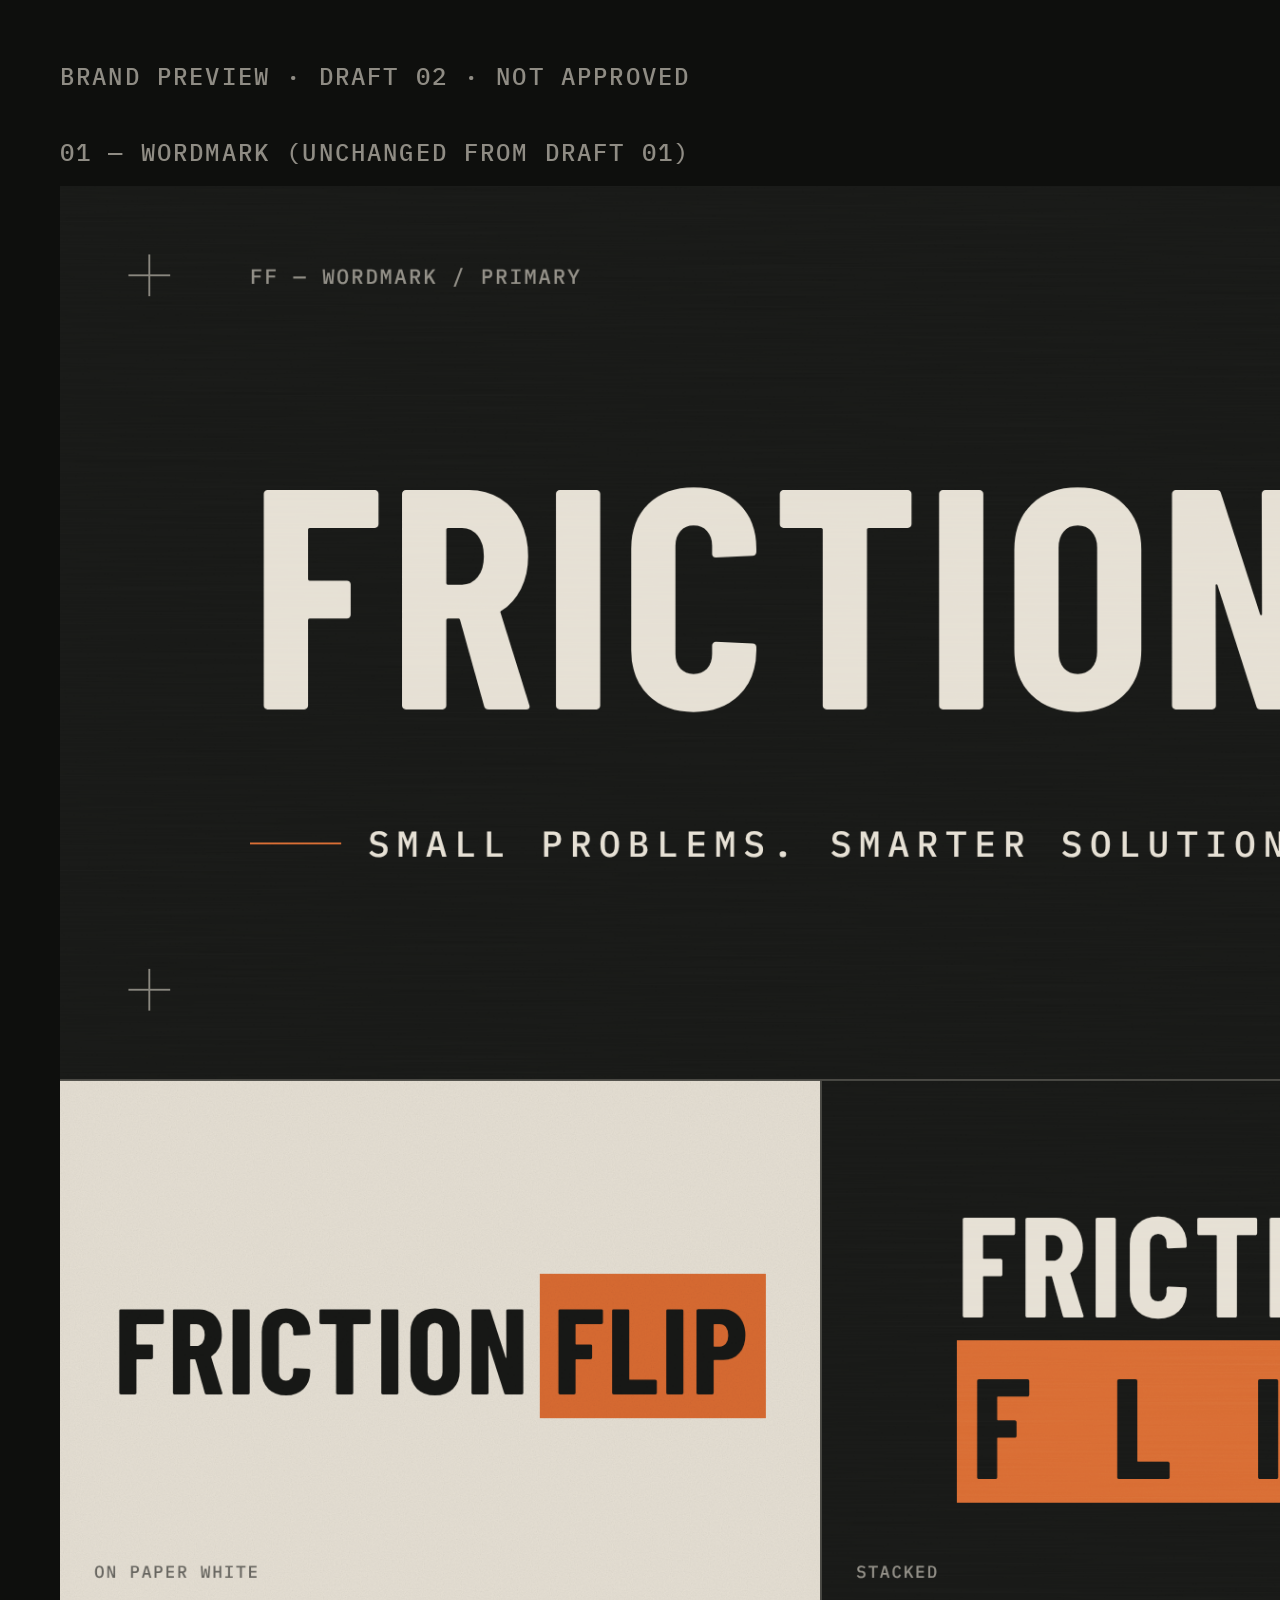
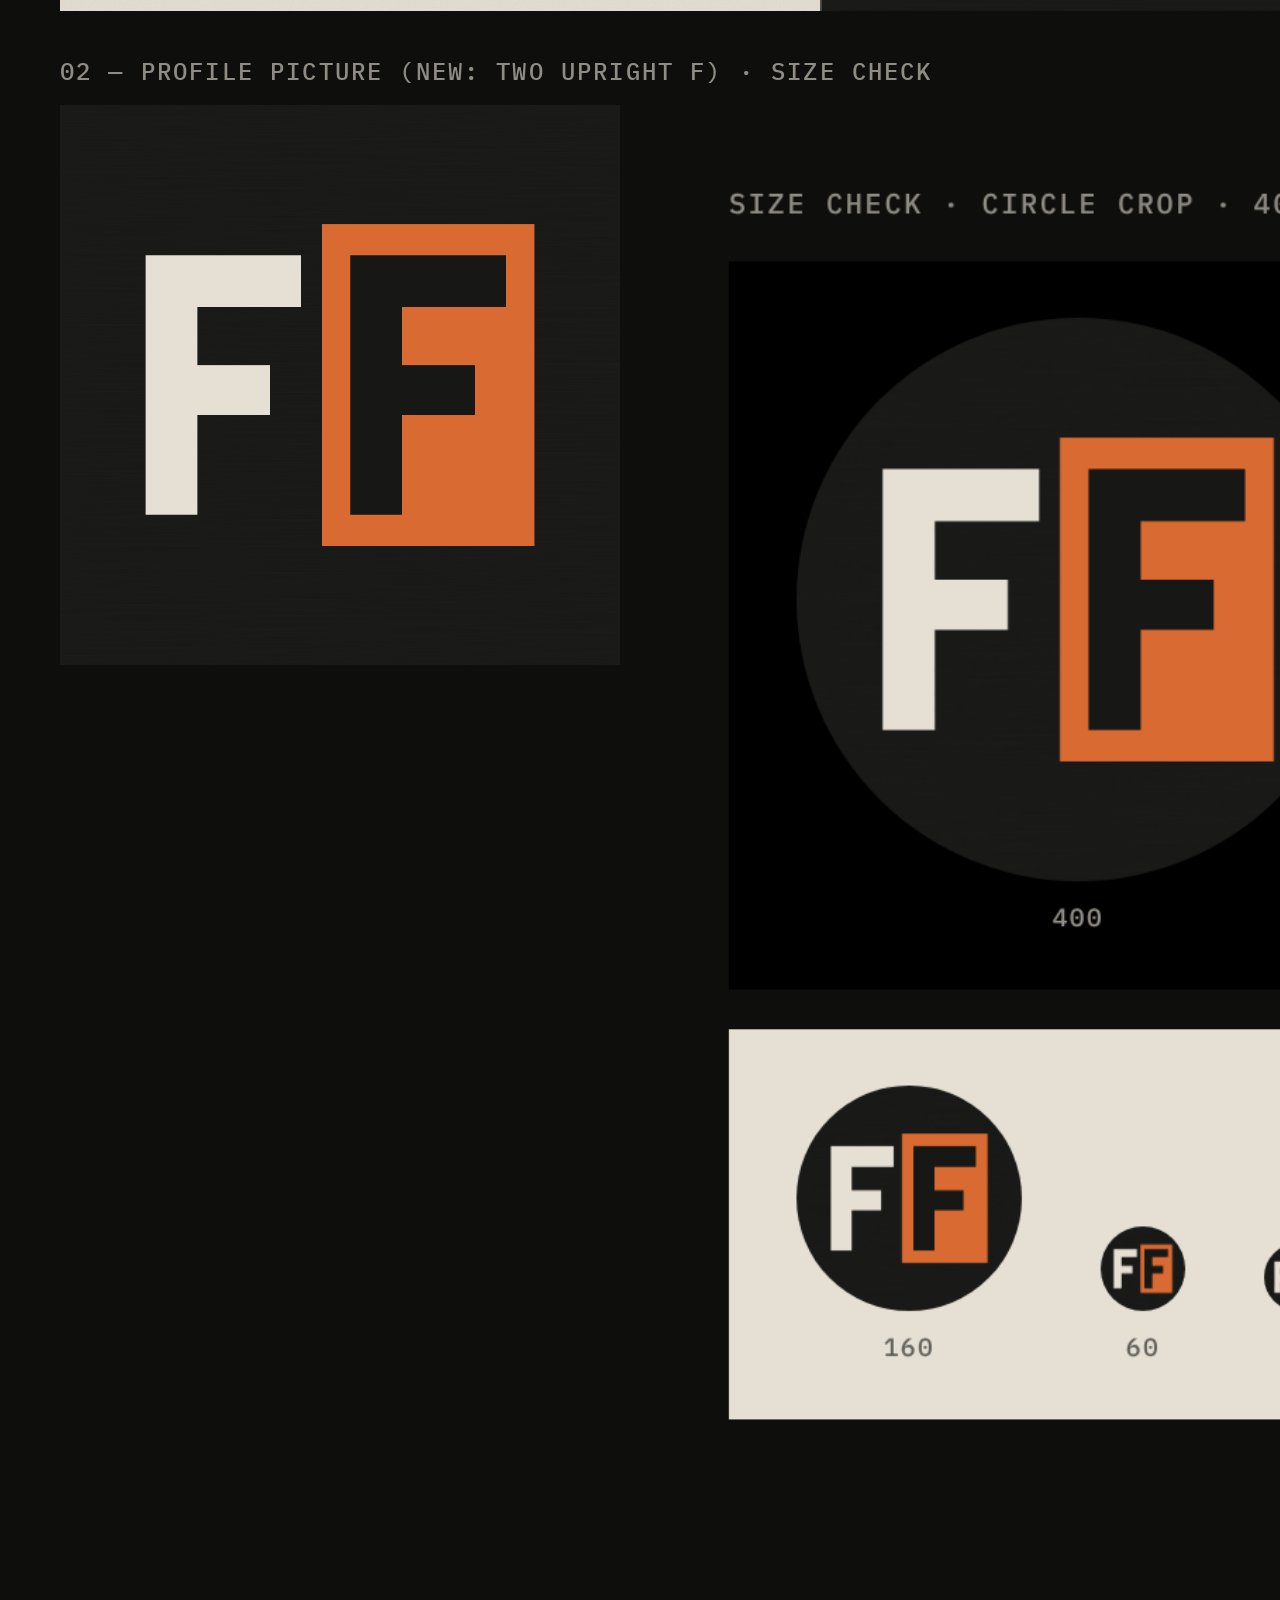
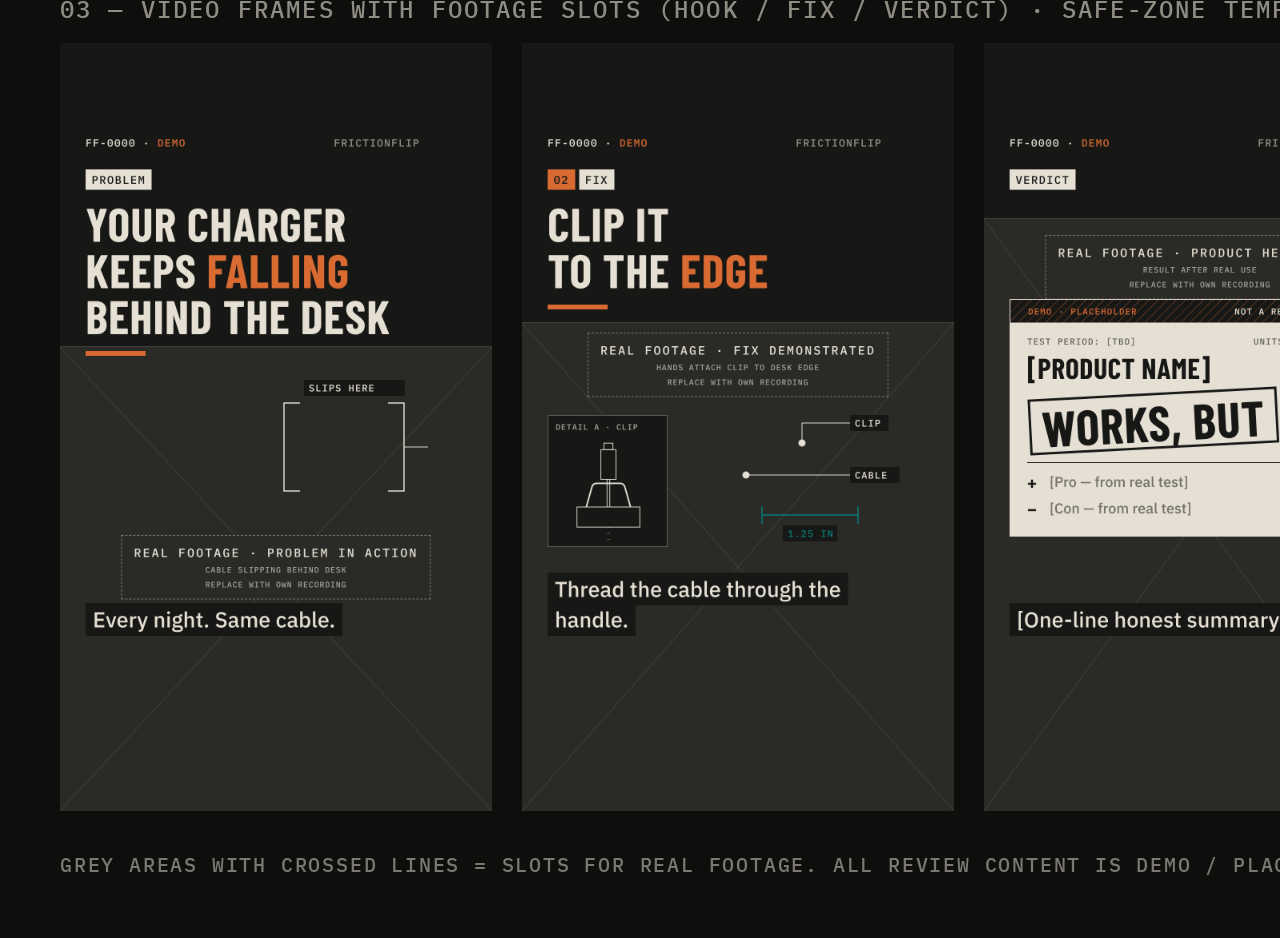
<file: FRICTIONFLIP/VISUALS/brand-preview/src/board.html>
<!doctype html><meta charset="utf-8"><link rel="stylesheet" href="base.css">
<style>body{width:2400px;background:#0e0f0d;padding:60px}
h3{font-size:24px;opacity:.6;margin:44px 0 18px;font-weight:500}h3:first-child{margin-top:0}
img{display:block}.r{display:flex;gap:30px;align-items:flex-start}
.note{font-size:20px;opacity:.5;margin-top:40px}</style>
<h3 class="mono">Brand preview · Draft 02 · not approved</h3>
<h3 class="mono">01 — Wordmark (unchanged from draft 01)</h3><img src="../v02/01_logo_sheet.png" width="2280">
<h3 class="mono">02 — Profile picture (new: two upright F) · size check</h3>
<div class="r"><img src="../v02/02_profile_picture.png" width="560"><img src="../v02/02_profile_picture_size_check.png" width="1690"></div>
<h3 class="mono">03 — Video frames with footage slots (hook / fix / verdict) · safe-zone template · 04 — Title card</h3>
<div class="r"><img src="../v02/03_video_frame_a_hook.png" width="432"><img src="../v02/03_video_frame_b_fix.png" width="432"><img src="../v02/03_video_frame_c_verdict.png" width="432"><img src="../v02/03_video_frame_safezones.png" width="432"><img src="../v02/04_title_card.png" width="432"></div>
<p class="note mono">Grey areas with crossed lines = slots for real footage. All review content is demo / placeholder.</p>
</file>
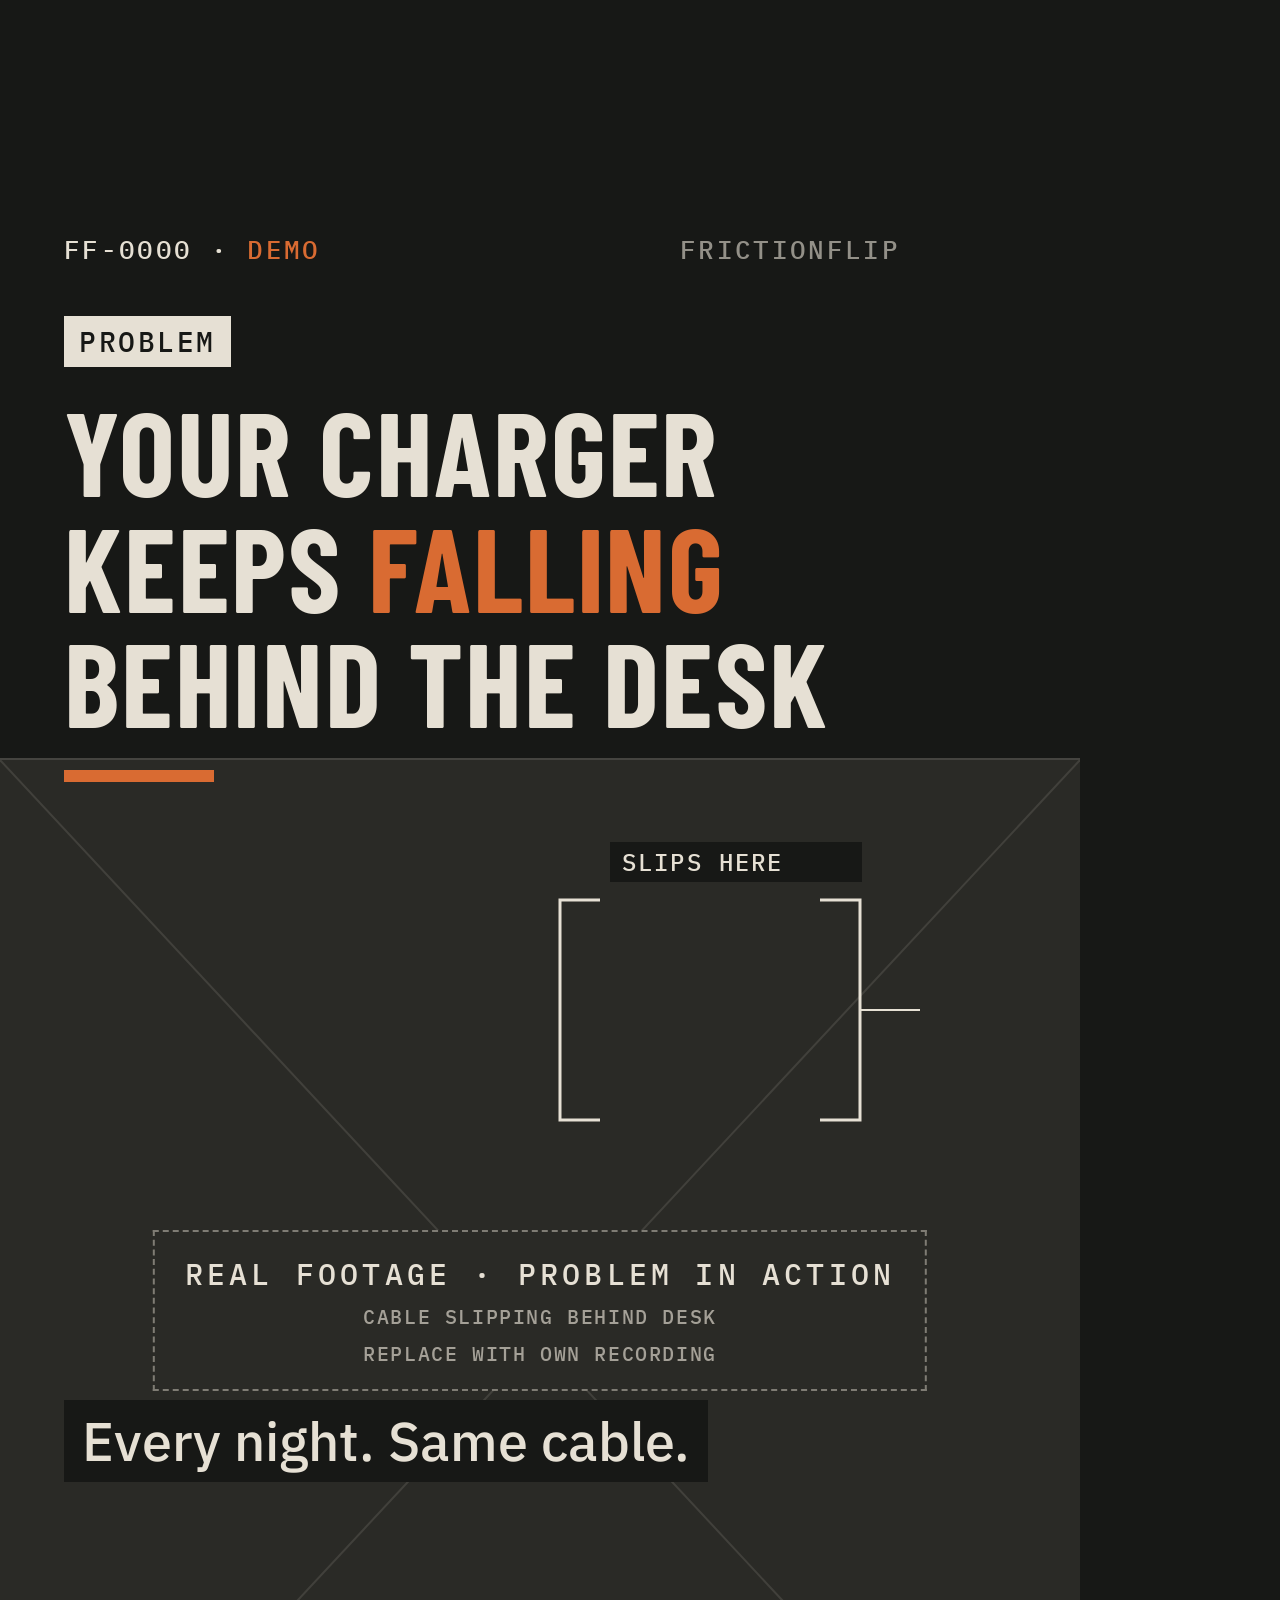
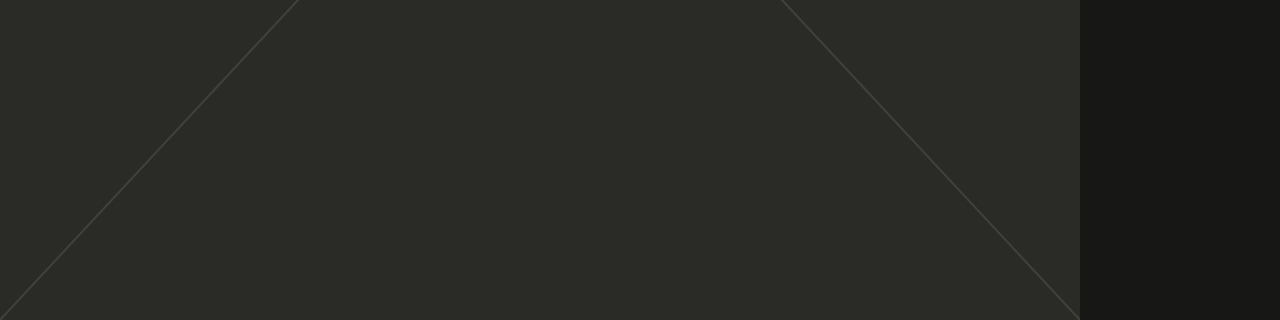
<file: FRICTIONFLIP/VISUALS/brand-preview/src/frame.html>
<!doctype html><meta charset="utf-8"><link rel="stylesheet" href="base.css">
<style>
body{width:1080px;height:1920px}
.art{width:1080px;height:1920px}
/* ---- footage slot: replaced by real product footage in production ---- */
.ft{position:absolute;left:0;right:0;background:#2a2a26;overflow:hidden}
.ft svg.x{position:absolute;inset:0;width:100%;height:100%}
.ft .x line{stroke:#E6E0D4;stroke-width:2;opacity:.12}
.ftl{position:absolute;left:50%;transform:translateX(-50%);background:#2a2a26;border:2px dashed rgba(230,224,212,.45);padding:22px 30px;text-align:center;white-space:nowrap}
.ftl b{display:block;font-size:30px;letter-spacing:.14em;font-weight:500}
.ftl span{display:block;font-size:20px;opacity:.65;margin-top:10px;letter-spacing:.08em}
.ft .cm{position:absolute;width:40px;height:40px;border:0 solid rgba(230,224,212,.5)}
/* ---- editorial panel ---- */
.panel{position:absolute;left:0;right:0;top:0;background:var(--g)}
.panel:after{content:"";position:absolute;left:0;right:0;bottom:0;height:2px;background:rgba(230,224,212,.22)}
.top{position:absolute;left:64px;right:180px;top:232px;display:flex;justify-content:space-between;font-size:26px}
.top>span:last-child{opacity:.6}
.demo{color:var(--c)}
.head{position:absolute;left:64px;right:180px;top:316px}
.lab{display:inline-block;font-size:28px;padding:7px 15px;background:var(--w);color:var(--g);margin-bottom:26px}
.lab.c{background:var(--c)}.lab.n{margin-right:10px}
.head h1{font-size:118px}
.head .bar{width:150px;margin-top:30px}
/* ---- subtitles ---- */
.sub{position:absolute;left:64px;right:180px;bottom:440px}
.sub p{display:inline;font-size:54px;font-weight:500;line-height:1.42;background:var(--g);padding:6px 18px;box-decoration-break:clone;-webkit-box-decoration-break:clone}
/* ---- technical overlay (complementary) ---- */
svg.ov{position:absolute;inset:0;pointer-events:none}
.ln{stroke:#E6E0D4;stroke-width:3;fill:none}
.th{stroke:#E6E0D4;stroke-width:2;fill:none}
.dim{stroke:#087F79;stroke-width:3;fill:none}
.tag{font:500 24px "IBM Plex Mono";letter-spacing:.09em}
.tagbg{fill:#171816}
/* detail inset (technical drawing) */
.detail{position:absolute;background:var(--g);border:2px solid rgba(230,224,212,.35)}
.detail .k{position:absolute;left:18px;top:14px;font-size:20px;opacity:.7}
/* ---- verdict card ---- */
.card{position:absolute;left:64px;right:180px;background:var(--w);color:var(--g);padding:0 44px 44px}
.ph{display:flex;justify-content:space-between;font-size:22px;margin:0 -44px 30px;padding:14px 44px;background:var(--g);color:var(--w);border:2px solid var(--w);
 background-image:repeating-linear-gradient(-45deg,transparent 0 14px,rgba(217,107,50,.35) 14px 16px)}
.ph b{font-weight:500;color:var(--c)}
.card .k{font-size:22px;opacity:.65;display:flex;justify-content:space-between}
.card h2{font-size:72px;margin:16px 0 24px}
.stamp{display:inline-block;font-size:124px;border:6px solid var(--g);padding:6px 26px 0;transform:rotate(-3deg);margin:4px 0 34px 4px}
.pm{border-top:2px solid var(--g);padding-top:24px;display:grid;grid-template-columns:56px 1fr;row-gap:16px;font-size:36px;font-weight:500;line-height:1.25}
.pm b{font-family:"IBM Plex Mono";font-size:40px}
.pm i{font-style:normal;opacity:.55}
/* ---- safe zones (production template) ---- */
.sz{position:absolute;background:repeating-linear-gradient(45deg,rgba(217,107,50,.22) 0 3px,transparent 3px 18px);outline:2px solid rgba(217,107,50,.8);display:none}
.sz span{position:absolute;font:500 22px "IBM Plex Mono";letter-spacing:.08em;background:var(--c);color:var(--g);padding:4px 10px}
.safe .sz{display:block}
[data-f]{display:none}
</style>
<div class="art">

<!-- ================= A · HOOK ================= -->
<div data-f="a">
 <div class="ft" style="top:760px;bottom:0" data-label="Real footage · problem in action|Cable slipping behind desk|Replace with own recording" data-ly="470"></div>
 <svg class="ov" viewBox="0 0 1080 1920">
  <!-- crop bracket marking the zone of interest in the real shot -->
  <path class="ln" d="M600 900h-40v220h40M820 900h40v220h-40"/>
  <path class="th" d="M860 1010h60"/>
  <rect class="tagbg" x="610" y="842" width="252" height="40"/><text class="tag" fill="#E6E0D4" x="622" y="871">SLIPS HERE</text>
 </svg>
 <div class="panel" style="height:760px"></div>
 <div class="head"><span class="lab mono">Problem</span><h1 class="hd">Your charger<br>keeps <span class="cu">falling</span><br>behind the desk</h1><div class="bar"></div></div>
 <div class="sub"><p>Every night. Same cable.</p></div>
</div>

<!-- ================= B · FIX ================= -->
<div data-f="b">
 <div class="ft" style="top:700px;bottom:0" data-label="Real footage · fix demonstrated|Hands attach clip to desk edge|Replace with own recording" data-ly="24"></div>
 <svg class="ov" viewBox="0 0 1080 1920">
  <!-- callouts aligned to footage -->
  <circle cx="700" cy="1000" r="9" fill="#E6E0D4"/><path class="th" d="M700 1000v-50h120"/>
  <rect class="tagbg" x="820" y="930" width="96" height="40"/><text class="tag" fill="#E6E0D4" x="832" y="959">CLIP</text>
  <circle cx="560" cy="1080" r="9" fill="#E6E0D4"/><path class="th" d="M560 1080h260"/>
  <rect class="tagbg" x="820" y="1060" width="124" height="40"/><text class="tag" fill="#E6E0D4" x="832" y="1089">CABLE</text>
  <!-- dimension line (Petrol, single use) -->
  <path class="dim" d="M600 1180H840M600 1158v44M840 1158v44"/>
  <rect class="tagbg" x="652" y="1206" width="136" height="40"/><text class="tag" fill="#087F79" x="664" y="1235">1.25 IN</text>
 </svg>
 <div class="panel" style="height:700px"></div>
 <div class="head"><span class="lab mono c n">02</span><span class="lab mono">Fix</span><h1 class="hd">Clip it<br>to the <span class="cu">edge</span></h1><div class="bar"></div></div>
 <!-- technical drawing as complementary inset -->
 <div class="detail" style="left:64px;top:930px;width:300px;height:330px">
  <div class="k mono">Detail A · clip</div>
  <svg viewBox="380 760 320 420" style="position:absolute;left:10px;top:52px;width:280px;height:264px">
   <path class="ln" style="stroke-width:12;stroke-dasharray:2 22;opacity:.5" d="M540 1120V1170"/>
   <path class="ln" style="stroke-width:14" d="M540 1040V930"/><path d="M540 1046V930" stroke="#171816" stroke-width="8"/>
   <rect class="ln" x="510" y="812" width="60" height="118" fill="#171816"/><rect class="ln" x="522" y="786" width="36" height="26" fill="#171816"/>
   <rect class="ln" x="415" y="1040" width="250" height="80" fill="#171816"/>
   <path class="ln" style="stroke-width:6" d="M452 1040 L474 962 Q478 946 494 946 H586 Q602 946 606 962 L628 1040"/>
  </svg>
 </div>
 <div class="sub"><p>Thread the cable through the handle.</p></div>
</div>

<!-- ================= C · VERDICT ================= -->
<div data-f="c">
 <div class="ft" style="top:440px;bottom:0" data-label="Real footage · product hero shot|Result after real use|Replace with own recording" data-ly="40"></div>
 <div class="panel" style="height:440px"></div>
 <div class="head"><span class="lab mono">Verdict</span></div>
 <div class="card" style="top:640px">
  <div class="ph mono"><b>Demo · placeholder</b><span>Not a real test</span></div>
  <div class="k mono"><span>Test period: [TBD]</span><span>Units: [TBD]</span></div>
  <h2 class="hd">[Product name]</h2>
  <div class="stamp hd">Works, but</div>
  <div class="pm"><b>+</b><span><i>[Pro — from real test]</i></span><b>–</b><span><i>[Con — from real test]</i></span></div>
 </div>
 <div class="sub"><p>[One-line honest summary]</p></div>
</div>

<!-- safe zones -->
<div class="sz" style="left:0;right:0;top:0;height:220px"><span style="left:64px;bottom:12px">TOP 220</span></div>
<div class="sz" style="left:0;right:0;bottom:0;height:420px"><span style="left:64px;top:12px">BOTTOM 420 · CAPTION / SOUND</span></div>
<div class="sz" style="right:0;top:220px;bottom:420px;width:180px"><span style="right:12px;top:12px">RIGHT 180</span></div>
<div class="sz" style="left:0;top:220px;bottom:420px;width:64px"></div>

<div class="top mono"><span>FF-0000 · <span class="demo">DEMO</span></span><span>FRICTIONFLIP</span></div>
</div>
<script src="base.js"></script>
<script>
const q=new URLSearchParams(location.search),f=q.get('f')||'a';
document.querySelectorAll(`[data-f=${f}]`).forEach(e=>e.style.display='block');
if(q.get('safe'))document.querySelector('.art').classList.add('safe');
document.querySelectorAll('.ft').forEach(el=>{
 const [a,b,c]=el.dataset.label.split('|');
 el.innerHTML=`<svg class="x"><line x1="0" y1="0" x2="100%" y2="100%"/><line x1="100%" y1="0" x2="0" y2="100%"/></svg>
 <div class="ftl mono" style="top:${el.dataset.ly}px"><b>${a}</b><span>${b}</span><span>${c}</span></div>`;
});
</script>
</file>
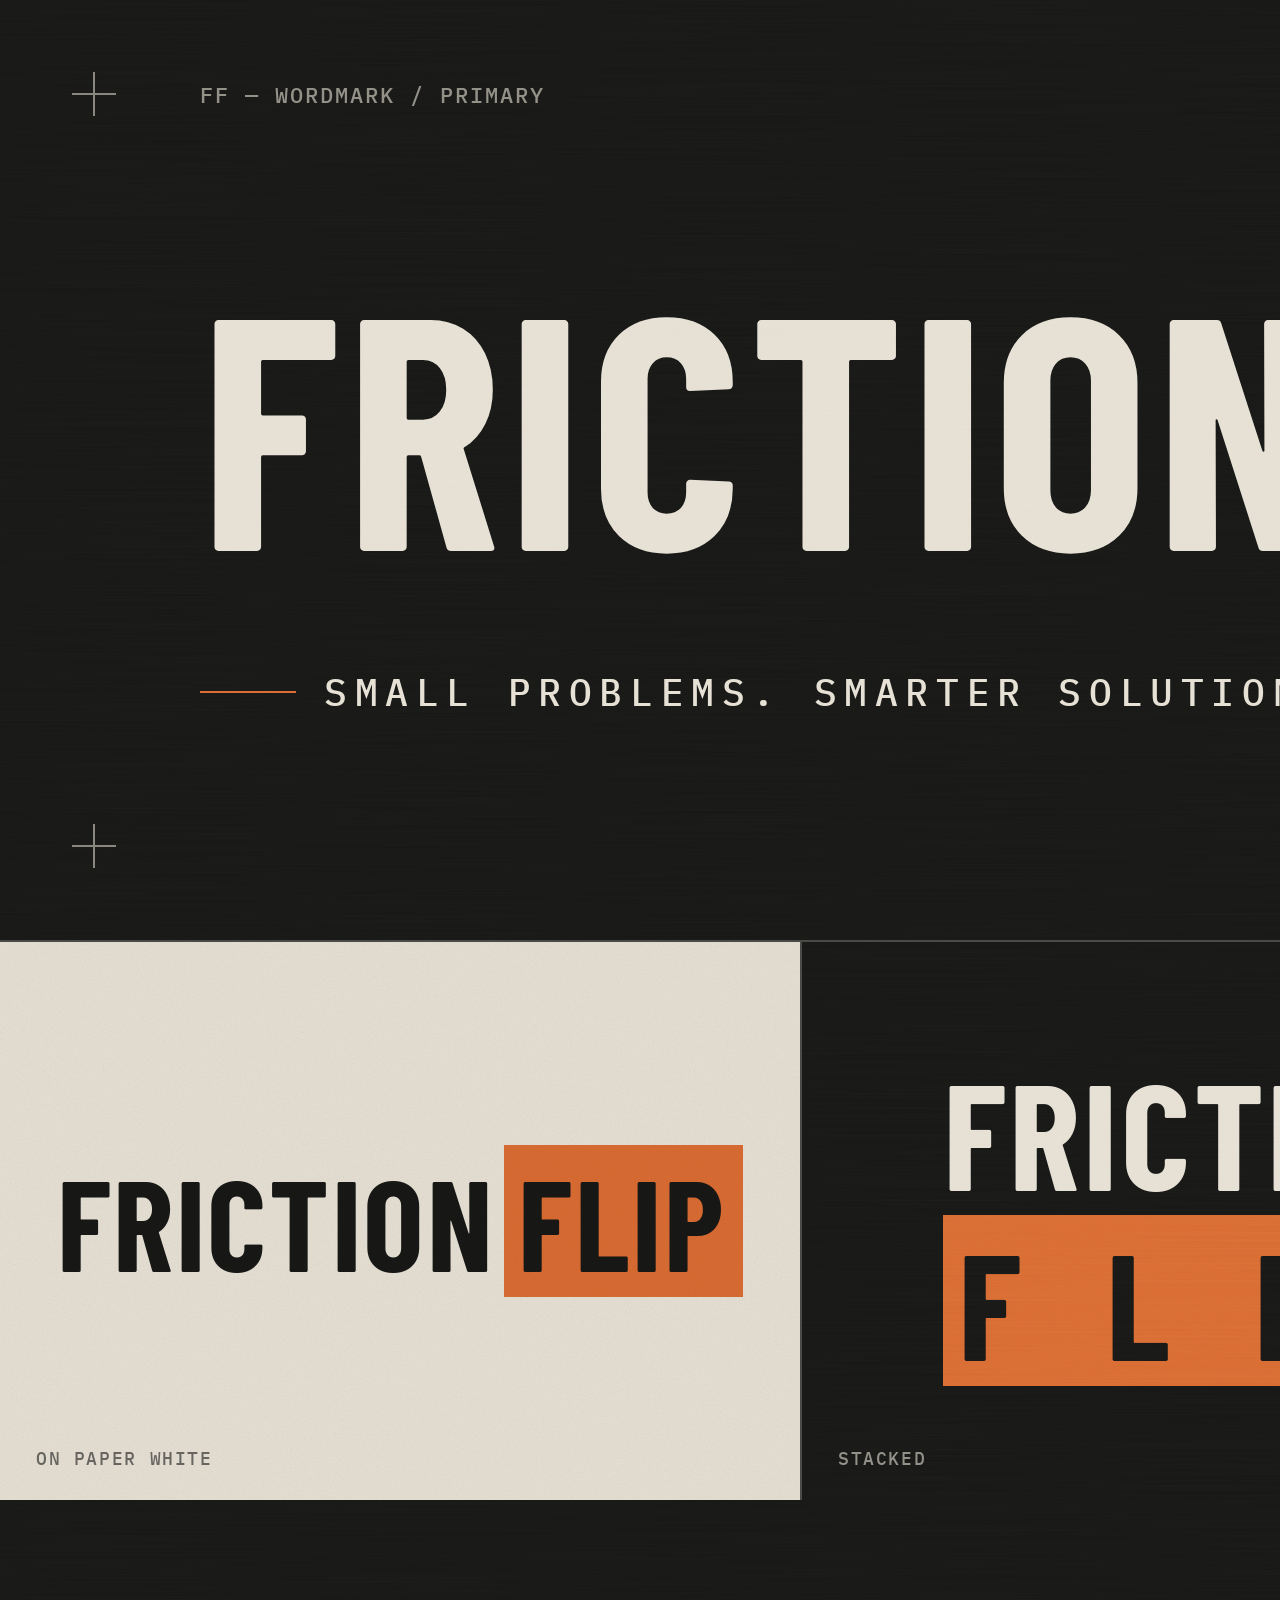
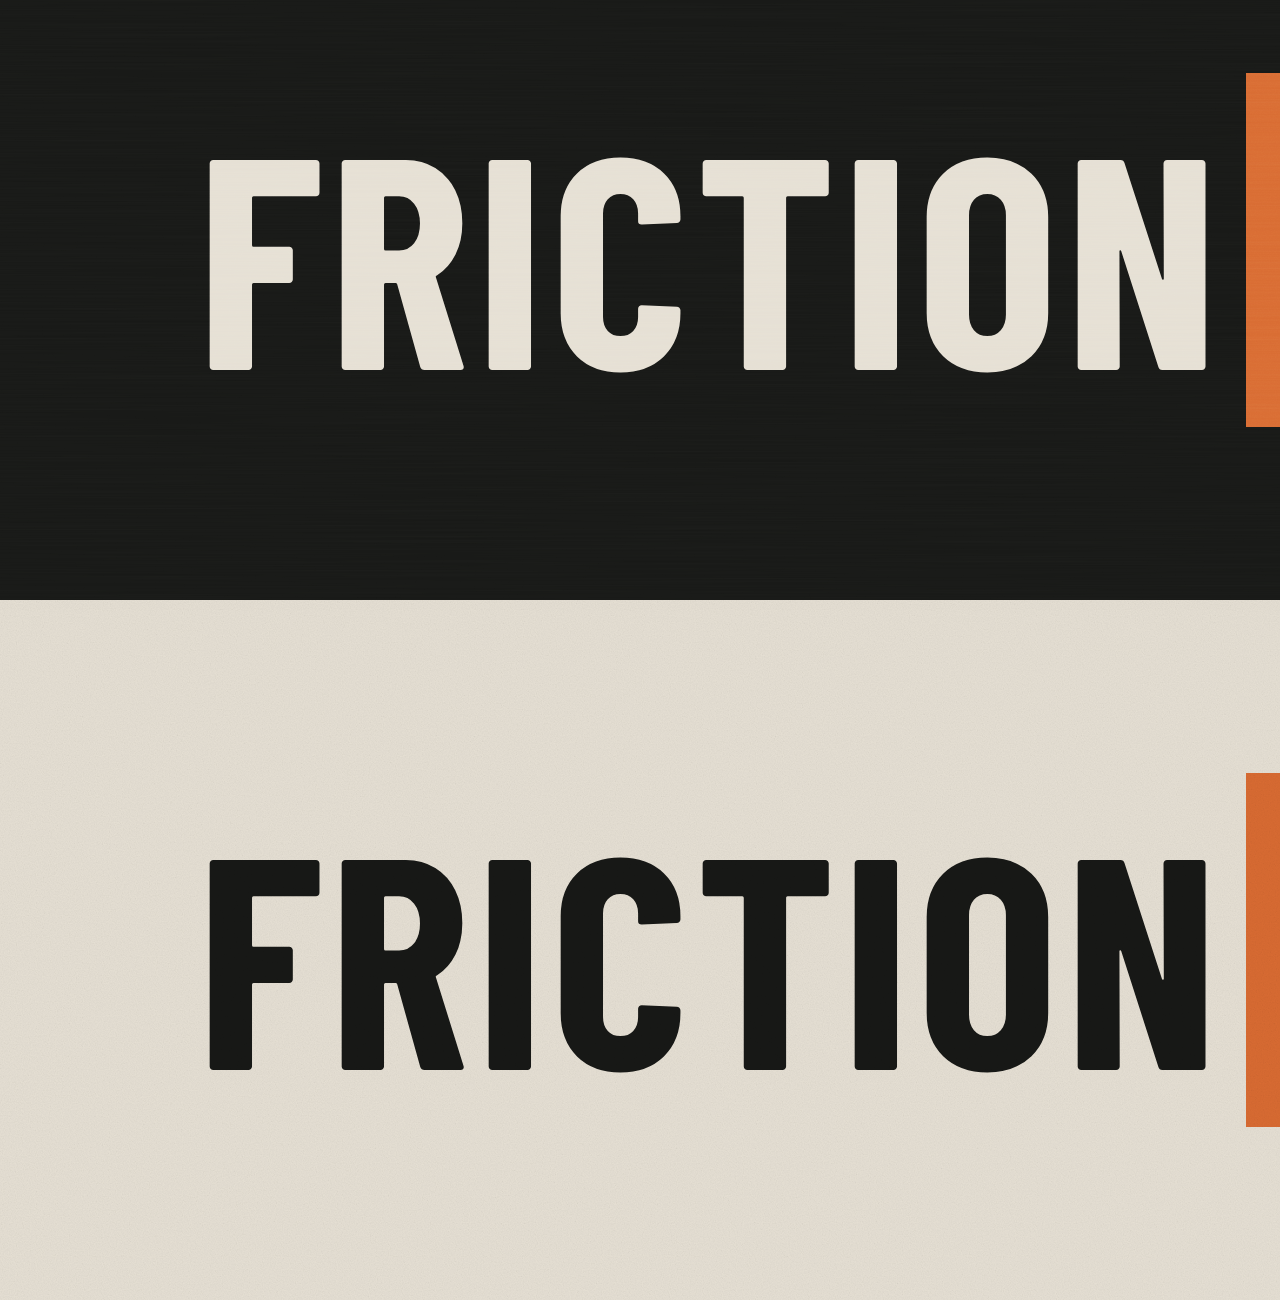
<file: FRICTIONFLIP/VISUALS/brand-preview/src/logo.html>
<!doctype html><meta charset="utf-8"><link rel="stylesheet" href="base.css">
<style>
body{width:2400px;height:1500px}
#sheet{width:2400px;height:1500px;display:grid;grid-template-rows:940px 560px}
#primary{display:flex;flex-direction:column;justify-content:center;padding-left:200px;--rm:72px}
#primary .wm{--wm:330px}
.claim{font-size:38px;margin-top:54px;letter-spacing:.2em;display:flex;align-items:center;gap:28px}
.claim i{display:block;width:96px;height:2px;background:var(--c)}
.tag{position:absolute;font-size:22px;opacity:.6}
.row{display:grid;grid-template-columns:1fr 1fr 1fr;border-top:2px solid rgba(230,224,212,.25)}
.cell{display:flex;align-items:center;justify-content:center;--rm:36px;--rs:28px}
.cell+.cell{border-left:2px solid rgba(230,224,212,.25)}
.cell .wm{--wm:128px}
.cell .tag{left:36px;bottom:30px;font-size:18px}
#chips{flex-direction:column;align-items:stretch;justify-content:center;padding:0 80px;gap:14px}
.chip{display:flex;align-items:center;gap:22px;font-size:20px}
.chip b{display:block;width:150px;height:64px;border:2px solid rgba(230,224,212,.3)}
.chip span{opacity:.6;margin-left:auto}
.wm i{font-style:normal}
</style>
<div id="sheet">
 <div class="art" id="primary">
  <i class="reg tl"></i><i class="reg tr"></i><i class="reg bl"></i><i class="reg br"></i>
  <div class="tag mono" style="left:200px;top:80px">FF — Wordmark / Primary</div>
  <div class="tag mono" style="right:200px;top:80px">Draft 02 · Not final</div>
  <div><div class="wm"><span class="a">Friction</span><span class="b">Flip</span></div></div>
  <div class="claim mono"><i></i>Small problems. Smarter solutions.</div>
 </div>
 <div class="row">
  <div class="art light cell"><div class="wm"><span class="a">Friction</span><span class="b">Flip</span></div><div class="tag mono">On Paper White</div></div>
  <div class="art cell"><div class="wm stack" style="--wm:150px"><span class="a">Friction</span><span class="b"><i>F</i><i>L</i><i>I</i><i>P</i></span></div><div class="tag mono">Stacked</div></div>
  <div class="art cell" id="chips">
   <div class="chip mono"><b style="background:#171816"></b>Graphite<span>#171816</span></div>
   <div class="chip mono"><b style="background:#D96B32"></b>Copper Orange<span>#D96B32</span></div>
   <div class="chip mono"><b style="background:#E6E0D4"></b>Paper White<span>#E6E0D4</span></div>
   <div class="chip mono"><b style="background:#087F79;width:40px"></b>Petrol · sparingly<span>#087F79</span></div>
  </div>
 </div>
</div>
<!-- standalone exports -->
<div class="art" id="solo-dark" style="width:2000px;height:700px;display:flex;align-items:center;justify-content:center"><div class="wm" style="--wm:300px"><span class="a">Friction</span><span class="b">Flip</span></div></div>
<div class="art light" id="solo-light" style="width:2000px;height:700px;display:flex;align-items:center;justify-content:center"><div class="wm" style="--wm:300px"><span class="a">Friction</span><span class="b">Flip</span></div></div>
<script src="base.js"></script>
</file>
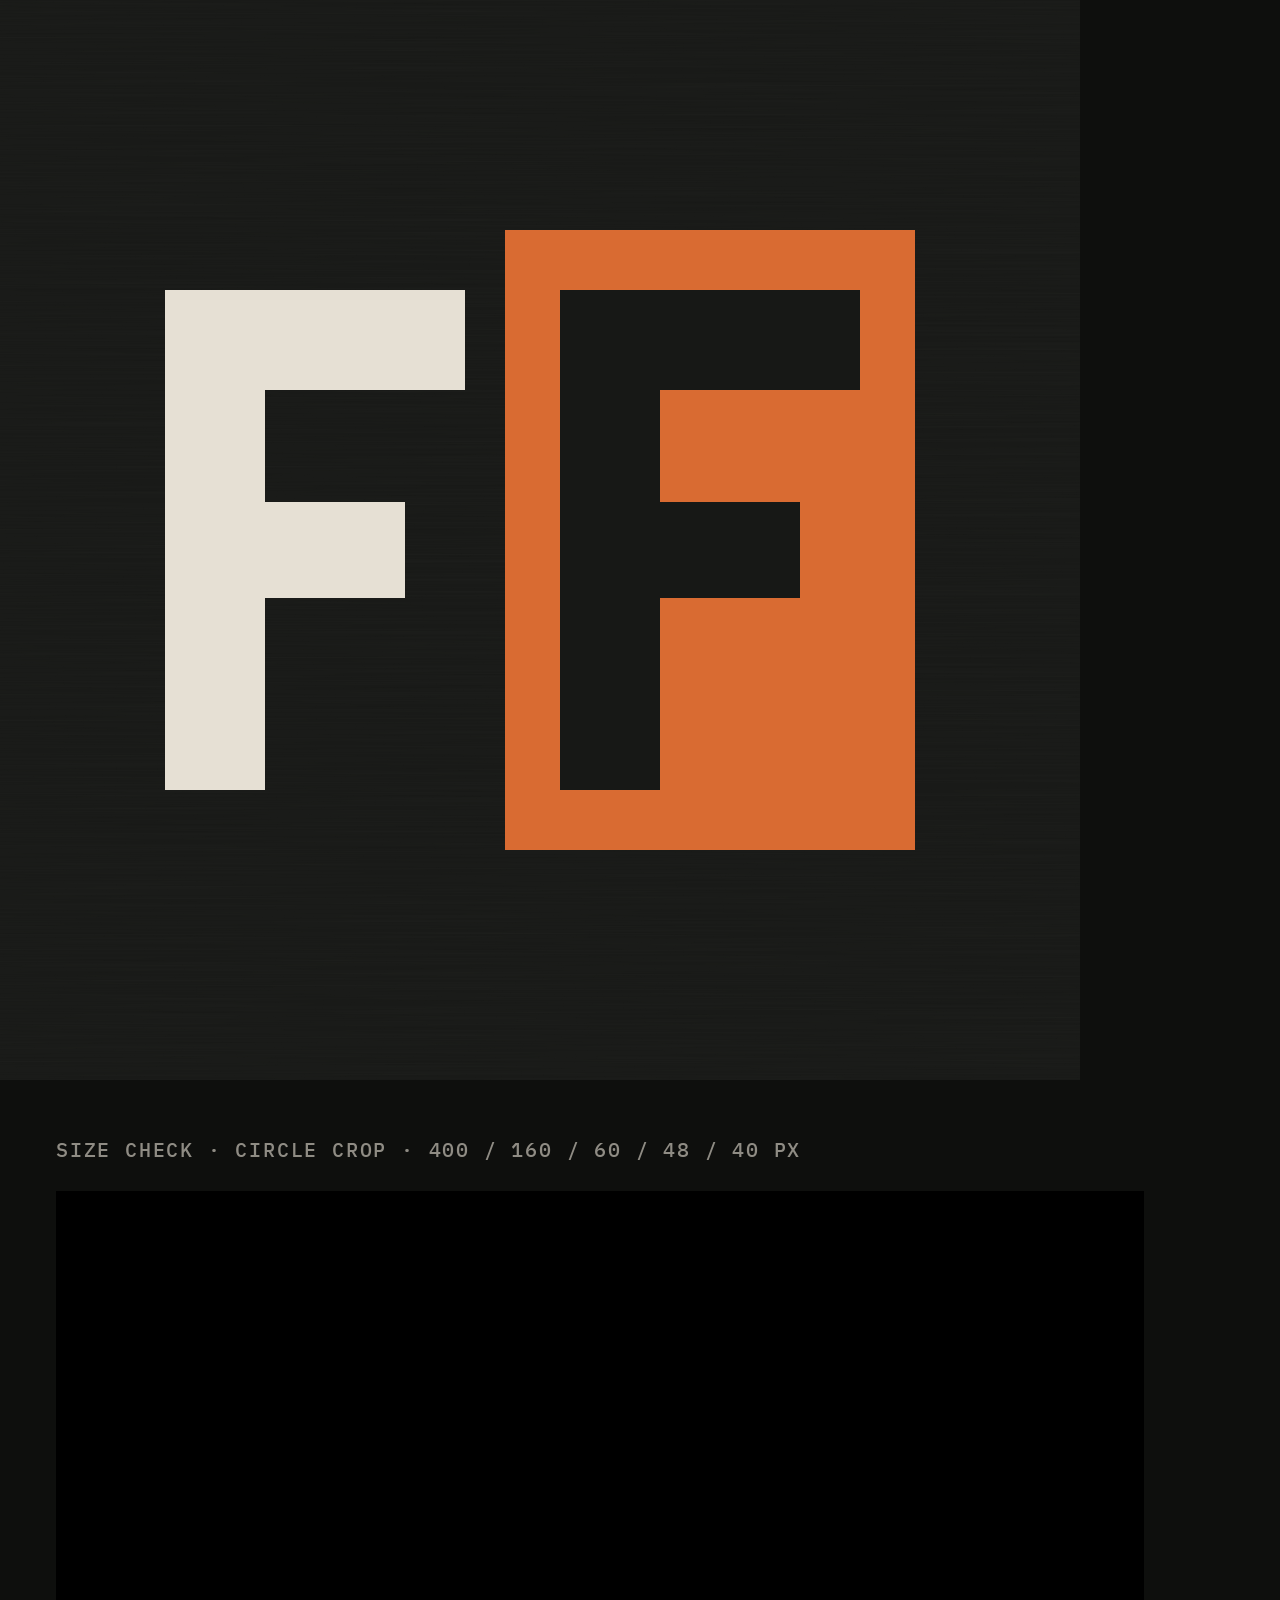
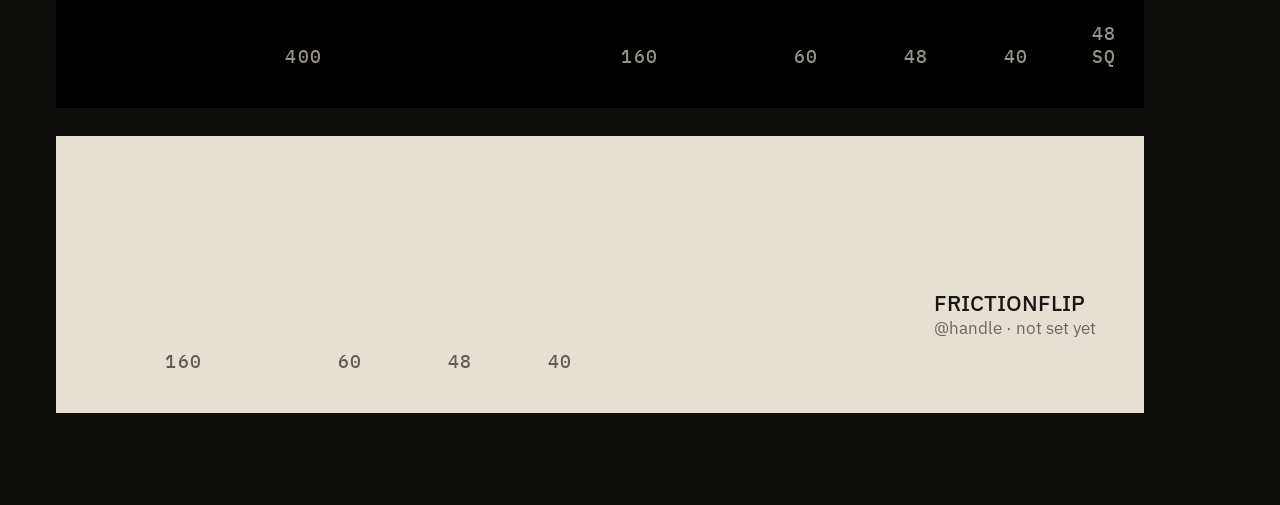
<file: FRICTIONFLIP/VISUALS/brand-preview/src/profile.html>
<!doctype html><meta charset="utf-8"><link rel="stylesheet" href="base.css">
<style>
body{width:1200px;background:#0e0f0d}
#avatar{width:1080px;height:1080px}
#avatar svg.mg{position:absolute;inset:0}
#crop{width:1200px;padding:56px 56px 64px;position:relative}
#crop h4{font-size:20px;opacity:.6;margin-bottom:28px;font-weight:500}
.strip{display:flex;align-items:flex-end;gap:56px;padding:40px 48px;margin-bottom:28px}
.strip.light{background:var(--w);color:var(--g)}
.strip.dark{background:#000;color:var(--w)}
.strip figure{display:flex;flex-direction:column;align-items:center;gap:14px}
.strip figcaption{font:500 18px "IBM Plex Mono";letter-spacing:.08em;opacity:.65}
.c{background-size:cover;border-radius:50%}
.c.sq{border-radius:0}
.uiname{display:flex;align-items:center;gap:14px;font:500 22px "IBM Plex Sans"}
.uiname small{display:block;font-size:17px;opacity:.6;font-weight:400}
</style>
<div class="art" id="avatar">
 <!-- Monogram cut: two upright F, built from rectangles for pixel clarity at small sizes.
      Left F: Paper White on Graphite. Right F: Graphite on Copper plate (same split as wordmark). -->
 <svg class="mg" viewBox="0 0 1080 1080">
  <defs><g id="F"><rect x="0" y="0" width="100" height="500"/><rect x="0" y="0" width="300" height="100"/><rect x="0" y="212" width="240" height="96"/></g></defs>
  <use href="#F" x="165" y="290" fill="#E6E0D4"/>
  <rect x="505" y="230" width="410" height="620" fill="#D96B32"/>
  <use href="#F" x="560" y="290" fill="#171816"/>
 </svg>
</div>
<div id="crop">
 <h4 class="mono">Size check · circle crop · 400 / 160 / 60 / 48 / 40 px</h4>
 <div class="strip dark">
  <figure><div class="c" style="width:400px;height:400px"></div><figcaption>400</figcaption></figure>
  <figure><div class="c" style="width:160px;height:160px"></div><figcaption>160</figcaption></figure>
  <figure><div class="c" style="width:60px;height:60px"></div><figcaption>60</figcaption></figure>
  <figure><div class="c" style="width:48px;height:48px"></div><figcaption>48</figcaption></figure>
  <figure><div class="c" style="width:40px;height:40px"></div><figcaption>40</figcaption></figure>
  <figure><div class="c sq" style="width:48px;height:48px"></div><figcaption>48 SQ</figcaption></figure>
 </div>
 <div class="strip light">
  <figure><div class="c" style="width:160px;height:160px"></div><figcaption>160</figcaption></figure>
  <figure><div class="c" style="width:60px;height:60px"></div><figcaption>60</figcaption></figure>
  <figure><div class="c" style="width:48px;height:48px"></div><figcaption>48</figcaption></figure>
  <figure><div class="c" style="width:40px;height:40px"></div><figcaption>40</figcaption></figure>
  <div class="uiname" style="margin-left:auto;margin-bottom:34px"><div class="c" style="width:48px;height:48px"></div><div>FRICTIONFLIP<small>@handle · not set yet</small></div></div>
 </div>
</div>
<script src="base.js"></script>
<script>const u=new URLSearchParams(location.search).get('img');if(u)document.querySelectorAll('.c').forEach(e=>e.style.backgroundImage=`url(${u})`)</script>
</file>
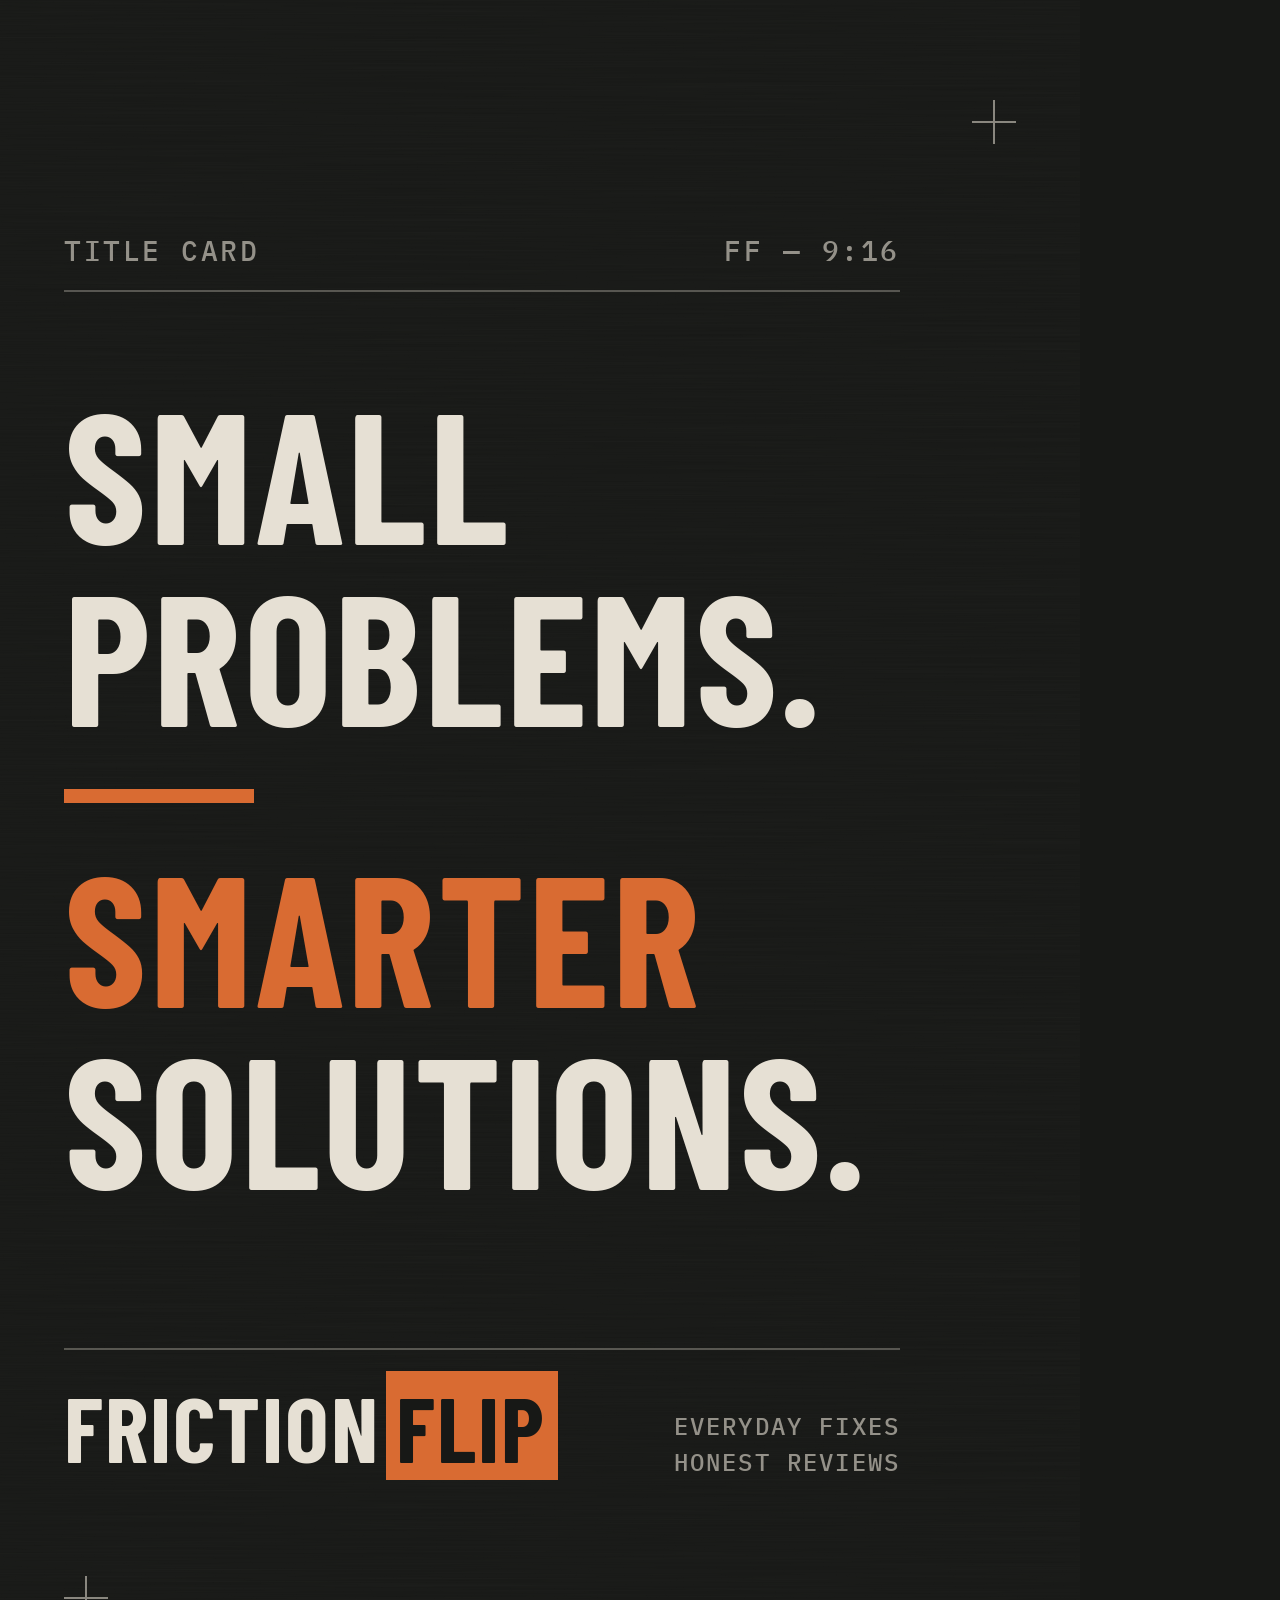
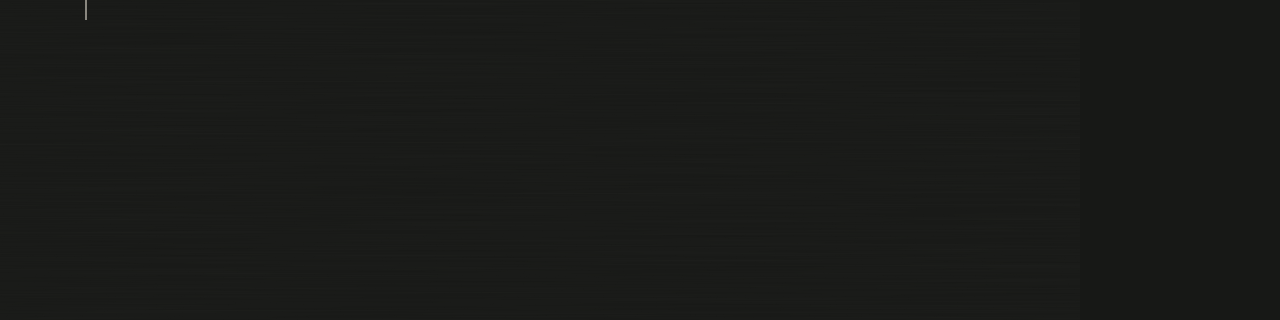
<file: FRICTIONFLIP/VISUALS/brand-preview/src/title.html>
<!doctype html><meta charset="utf-8"><link rel="stylesheet" href="base.css">
<style>
body{width:1080px;height:1920px}.art{width:1080px;height:1920px;--rm:64px}
.top{position:absolute;left:64px;right:180px;top:232px;display:flex;justify-content:space-between;font-size:28px;opacity:.6;padding-top:0}
.rule{position:absolute;left:64px;right:180px;height:2px;background:var(--w);opacity:.3}
h1{position:absolute;left:64px;top:380px;font-size:186px;line-height:.92;letter-spacing:.005em}
h1 .bar{width:190px;margin:44px 0 40px;height:14px}
.foot{position:absolute;left:64px;right:180px;bottom:440px;display:flex;align-items:flex-end;justify-content:space-between}
.foot .wm{--wm:92px}
.foot p{font-size:24px;opacity:.6;text-align:right;line-height:1.5}
</style>
<div class="art">
 <i class="reg tr" style="top:100px"></i><i class="reg bl" style="bottom:300px"></i>
 <div class="top mono"><span>Title card</span><span>FF — 9:16</span></div>
 <div class="rule" style="top:290px"></div>
 <h1 class="hd">Small<br>problems.<div class="bar"></div><span class="cu">Smarter</span><br>solutions.</h1>
 <div class="rule" style="bottom:570px"></div>
 <div class="foot"><div class="wm"><span class="a">Friction</span><span class="b">Flip</span></div><p class="mono">Everyday fixes<br>Honest reviews</p></div>
</div>
<script src="base.js"></script>
</file>
<file: FRICTIONFLIP/VISUALS/brand-preview/src/base.css>
@font-face{font-family:"Barlow Condensed";font-weight:500;src:url(fonts/barlow-condensed-latin-500-normal.woff2)}
@font-face{font-family:"Barlow Condensed";font-weight:600;src:url(fonts/barlow-condensed-latin-600-normal.woff2)}
@font-face{font-family:"Barlow Condensed";font-weight:700;src:url(fonts/barlow-condensed-latin-700-normal.woff2)}
@font-face{font-family:"IBM Plex Sans";font-weight:400;src:url(fonts/ibm-plex-sans-latin-400-normal.woff2)}
@font-face{font-family:"IBM Plex Sans";font-weight:500;src:url(fonts/ibm-plex-sans-latin-500-normal.woff2)}
@font-face{font-family:"IBM Plex Mono";font-weight:400;src:url(fonts/ibm-plex-mono-latin-400-normal.woff2)}
@font-face{font-family:"IBM Plex Mono";font-weight:500;src:url(fonts/ibm-plex-mono-latin-500-normal.woff2)}
:root{--g:#171816;--c:#D96B32;--w:#E6E0D4;--p:#087F79}
*{box-sizing:border-box;margin:0;padding:0}
body{background:var(--g);color:var(--w);font-family:"IBM Plex Sans";overflow:hidden}
.art{position:relative;overflow:hidden;background:var(--g)}
.art.light{background:var(--w);color:var(--g)}
.hd{font-family:"Barlow Condensed";font-weight:700;text-transform:uppercase;letter-spacing:.015em;line-height:.98}
.mono{font-family:"IBM Plex Mono";font-weight:500;text-transform:uppercase;letter-spacing:.09em}
.cu{color:var(--c)}
/* textures */
.tex{position:absolute;inset:0;width:100%;height:100%;pointer-events:none}
.tex.brush{opacity:.16;mix-blend-mode:soft-light}
.tex.grain{opacity:.07;mix-blend-mode:overlay}
.light .tex.brush{opacity:.0}
.light .tex.grain{opacity:.16;mix-blend-mode:multiply}
/* registration marks */
.reg{position:absolute;width:var(--rs,44px);height:var(--rs,44px);opacity:.55}
.reg:before,.reg:after{content:"";position:absolute;background:currentColor}
.reg:before{left:50%;top:0;bottom:0;width:2px;margin-left:-1px}
.reg:after{top:50%;left:0;right:0;height:2px;margin-top:-1px}
.reg.tl{left:var(--rm,64px);top:var(--rm,64px)}.reg.tr{right:var(--rm,64px);top:var(--rm,64px)}
.reg.bl{left:var(--rm,64px);bottom:var(--rm,64px)}.reg.br{right:var(--rm,64px);bottom:var(--rm,64px)}
/* wordmark: FRICTION + inverted FLIP plate */
.wm{display:inline-flex;align-items:stretch;font-family:"Barlow Condensed";font-weight:700;text-transform:uppercase;letter-spacing:.02em;line-height:1;font-size:var(--wm,200px);white-space:nowrap}
.wm .a{padding:.09em .07em .09em 0}
.wm .b{background:var(--c);color:var(--g);padding:.09em .13em .09em .11em}
.wm.stack{flex-direction:column;align-items:flex-start}
.wm.stack .a{padding:0 0 .06em 0}
.wm.stack .b{padding:.07em .1em;letter-spacing:0;width:100%;display:flex;justify-content:space-between}
.bar{background:var(--c);height:12px}
</file>
